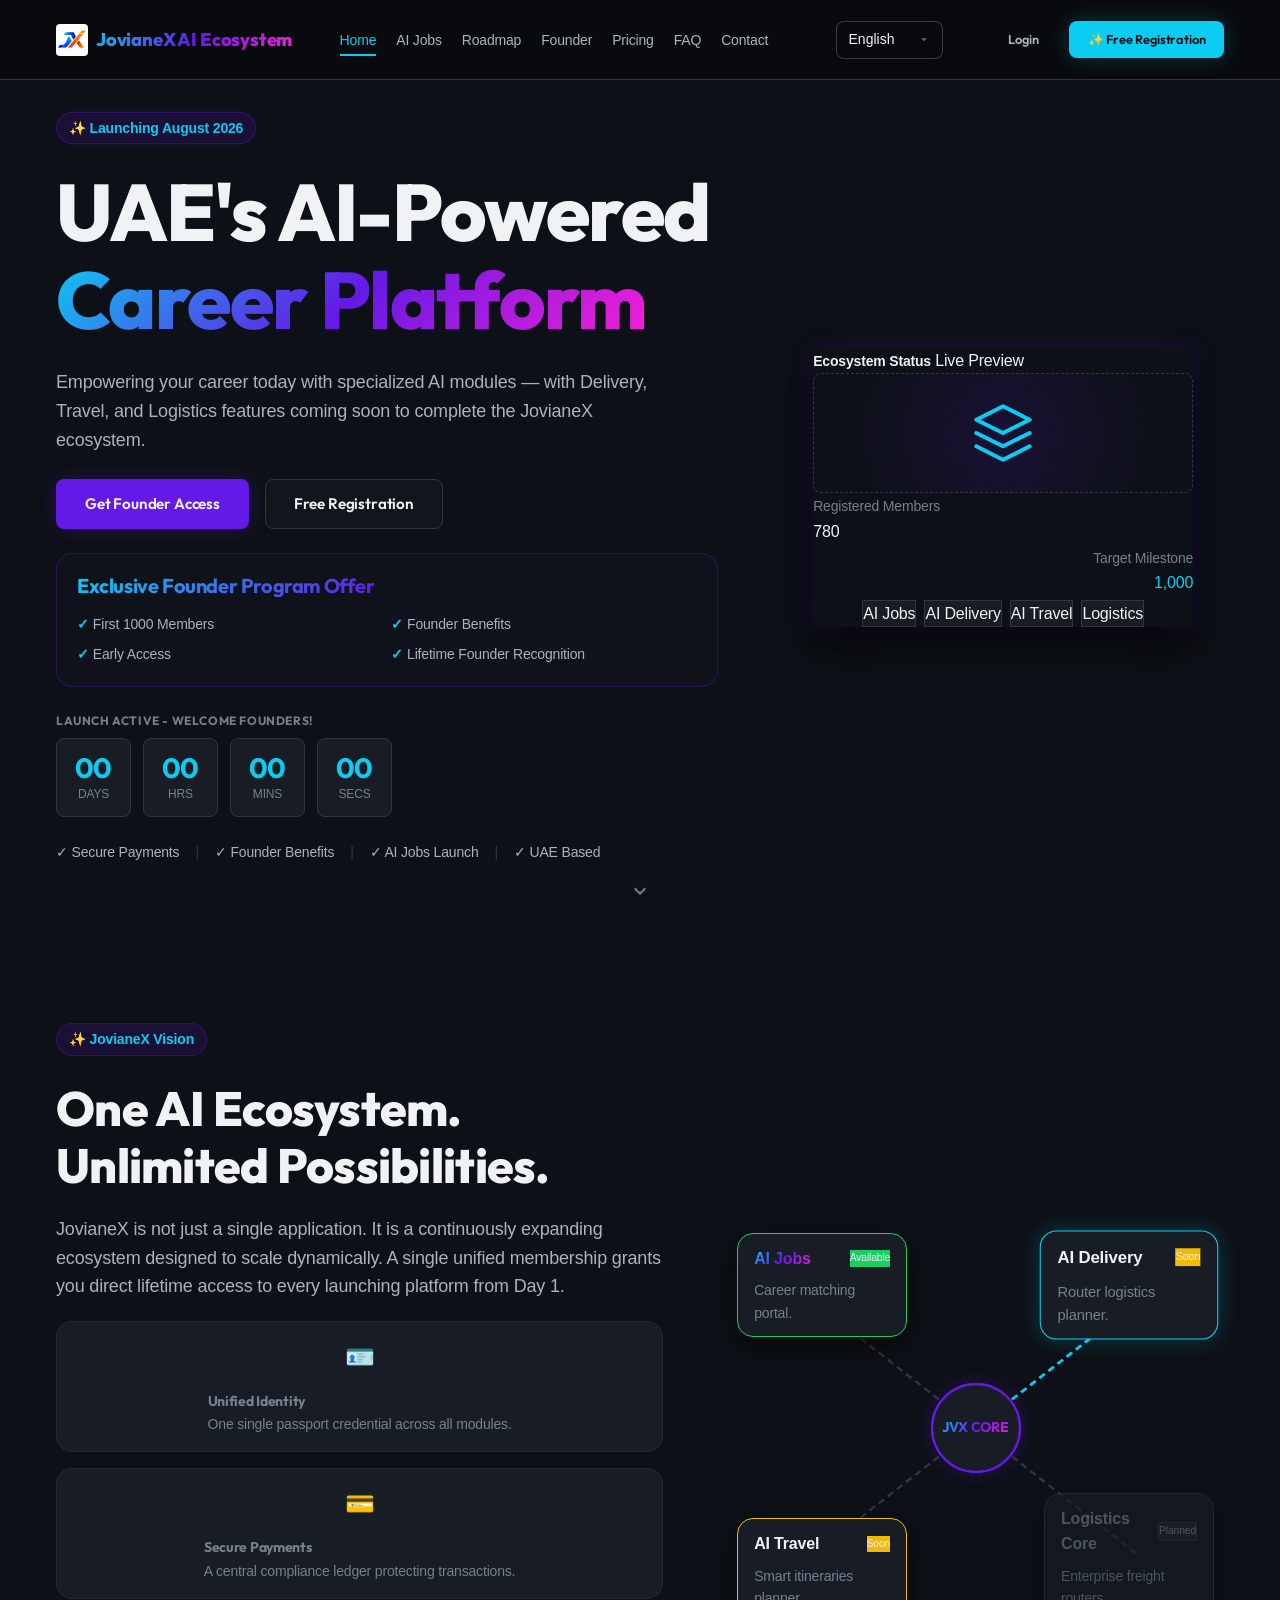
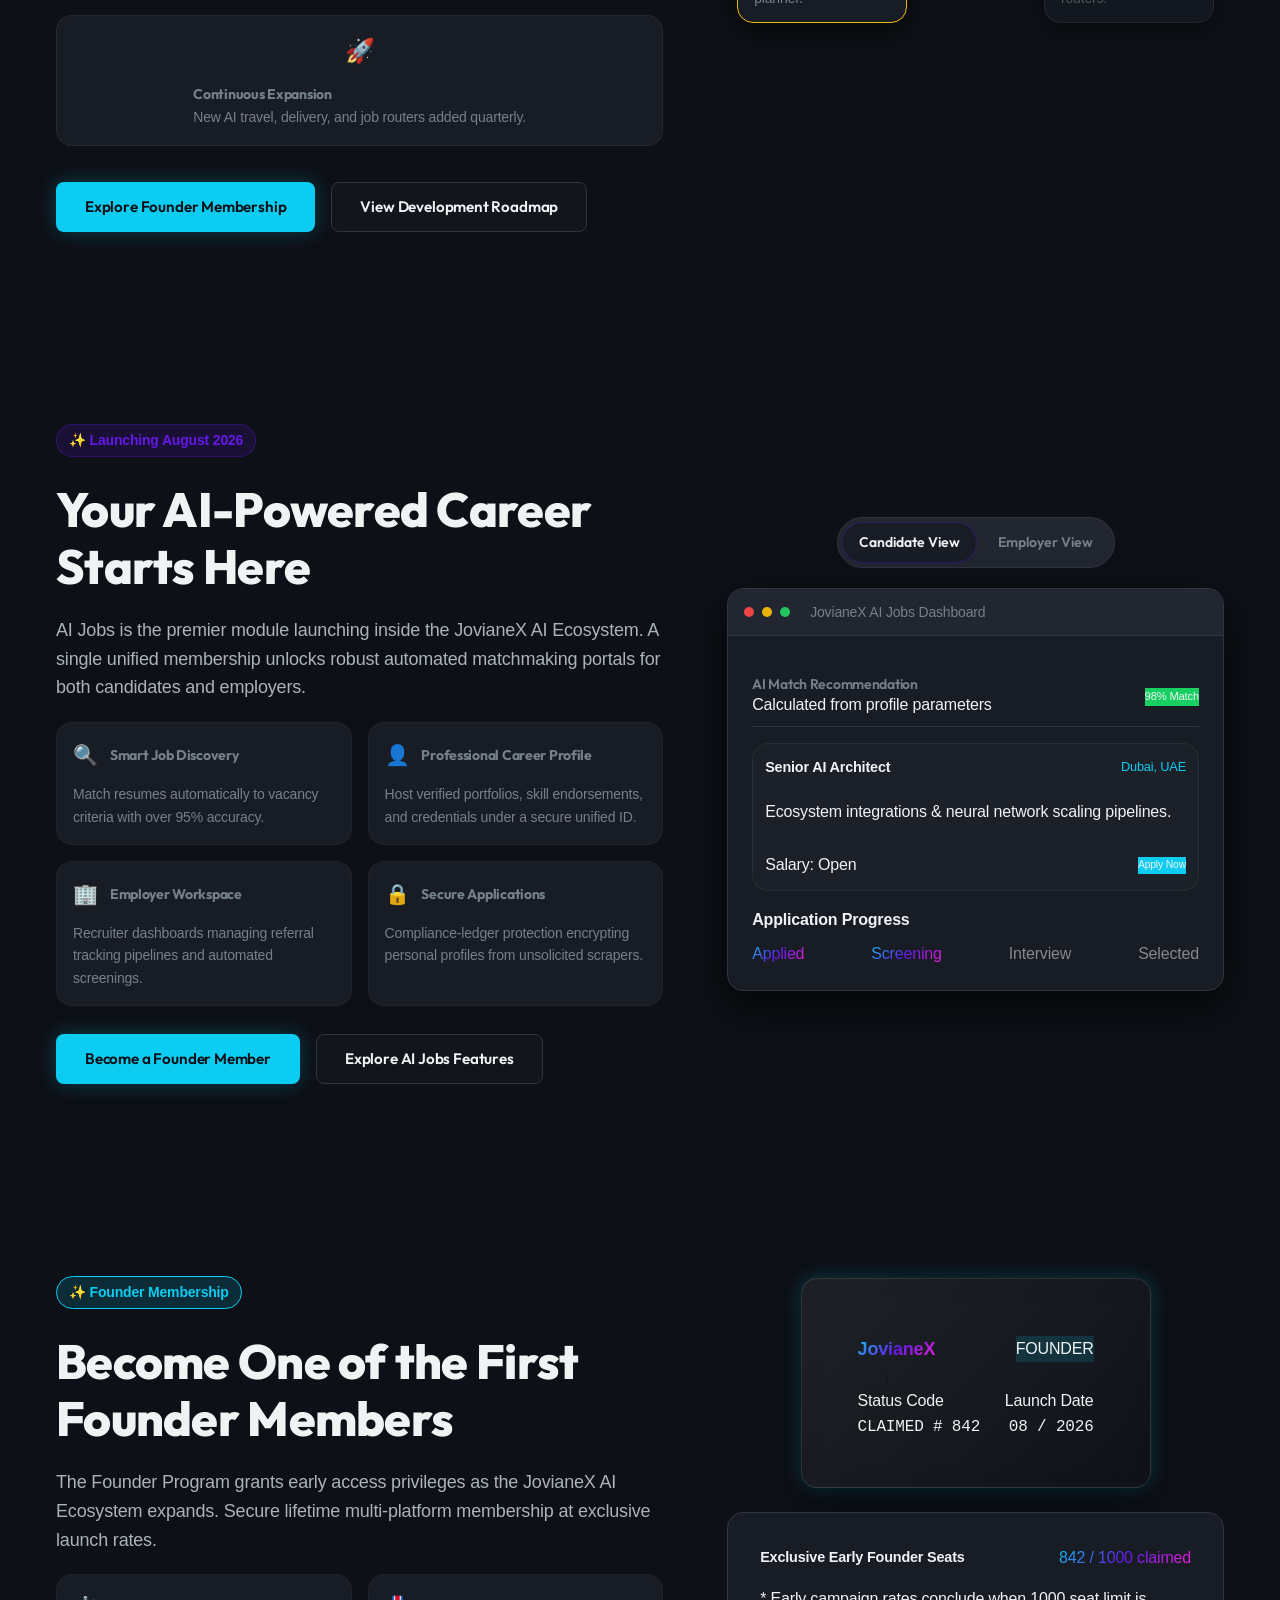
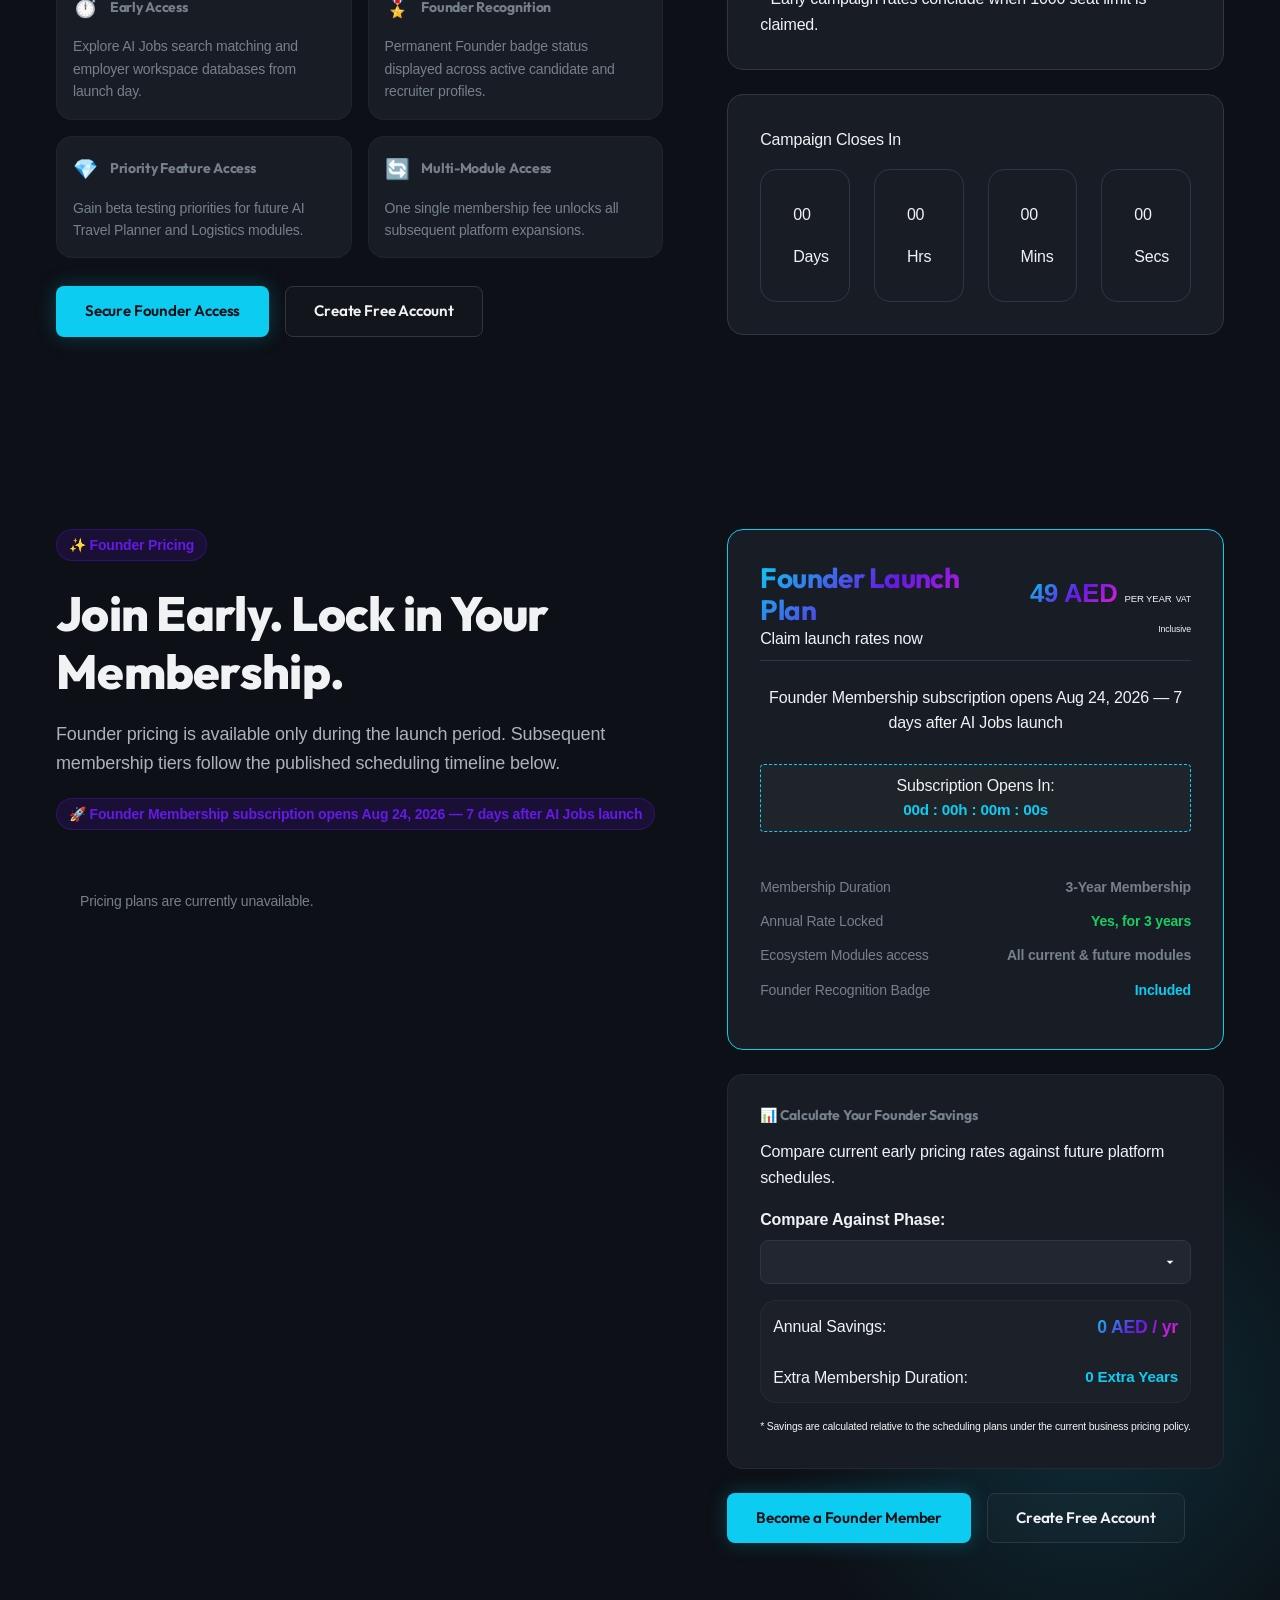
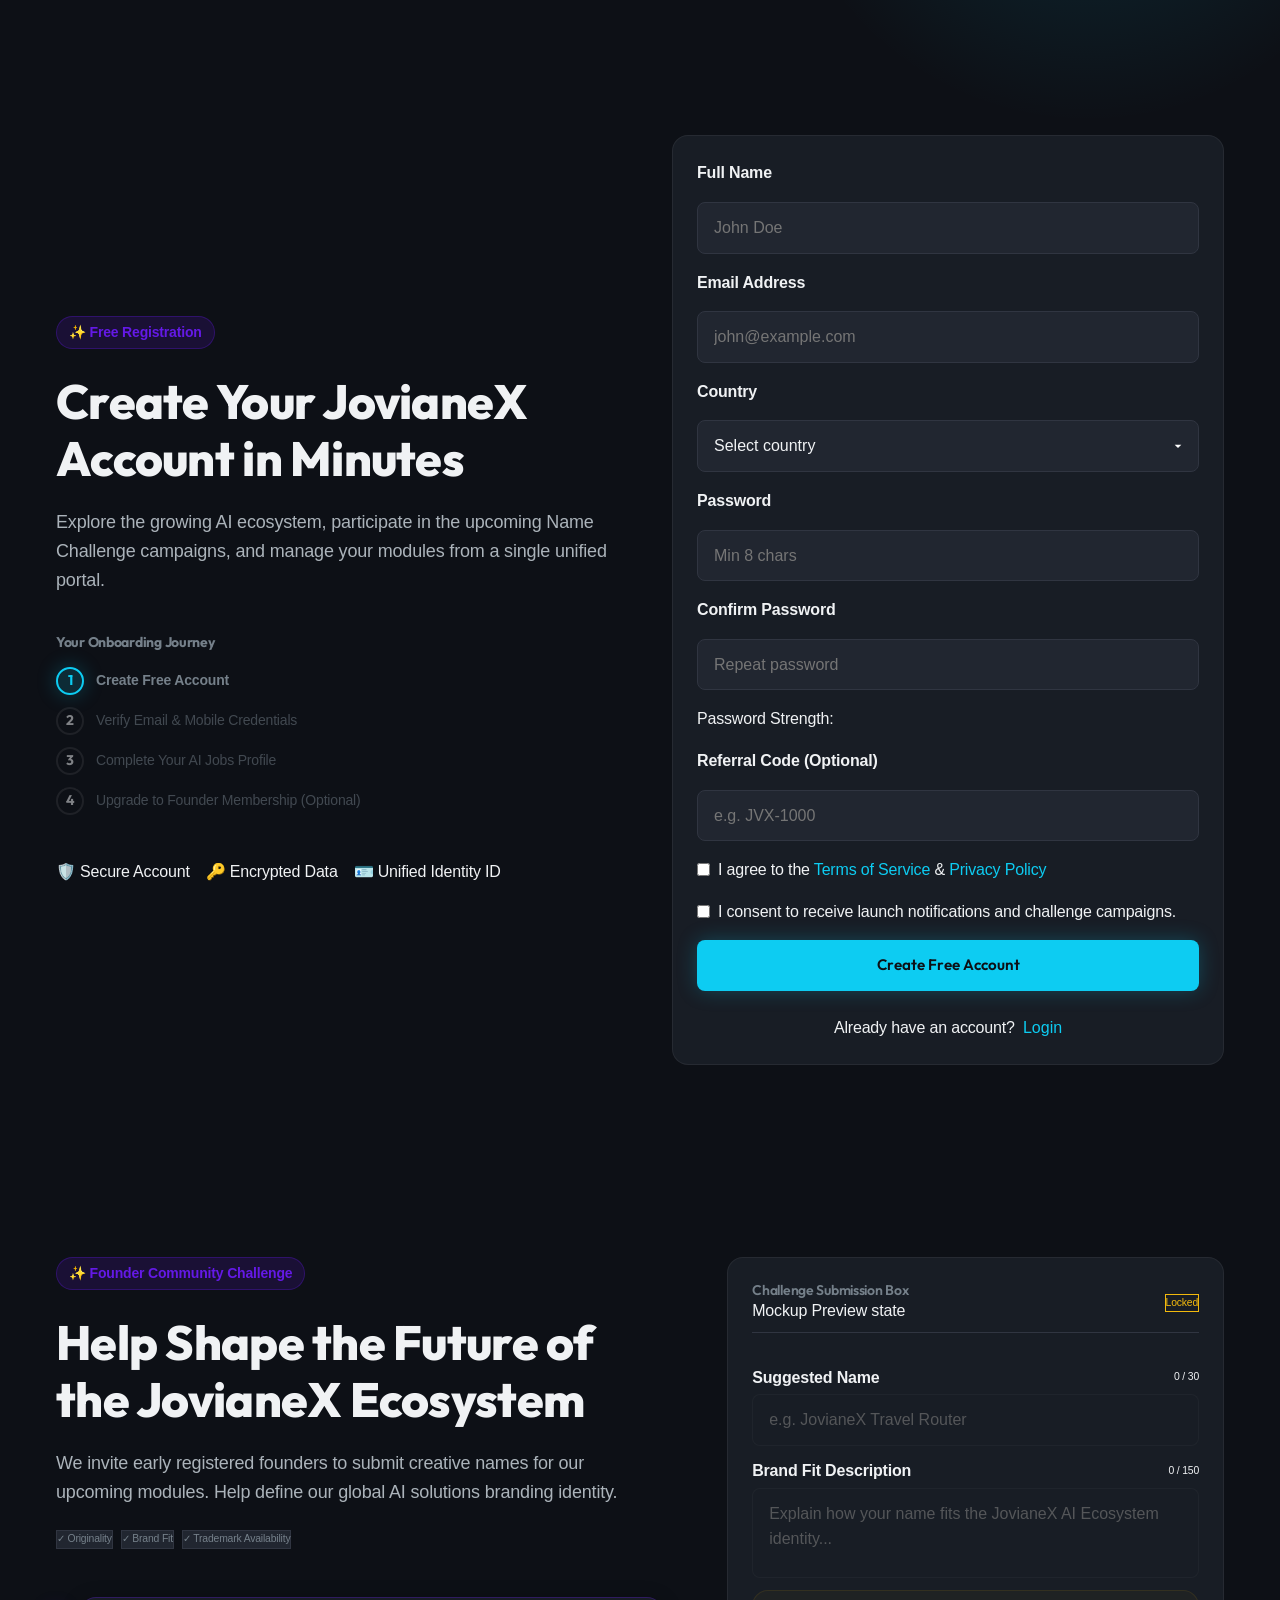
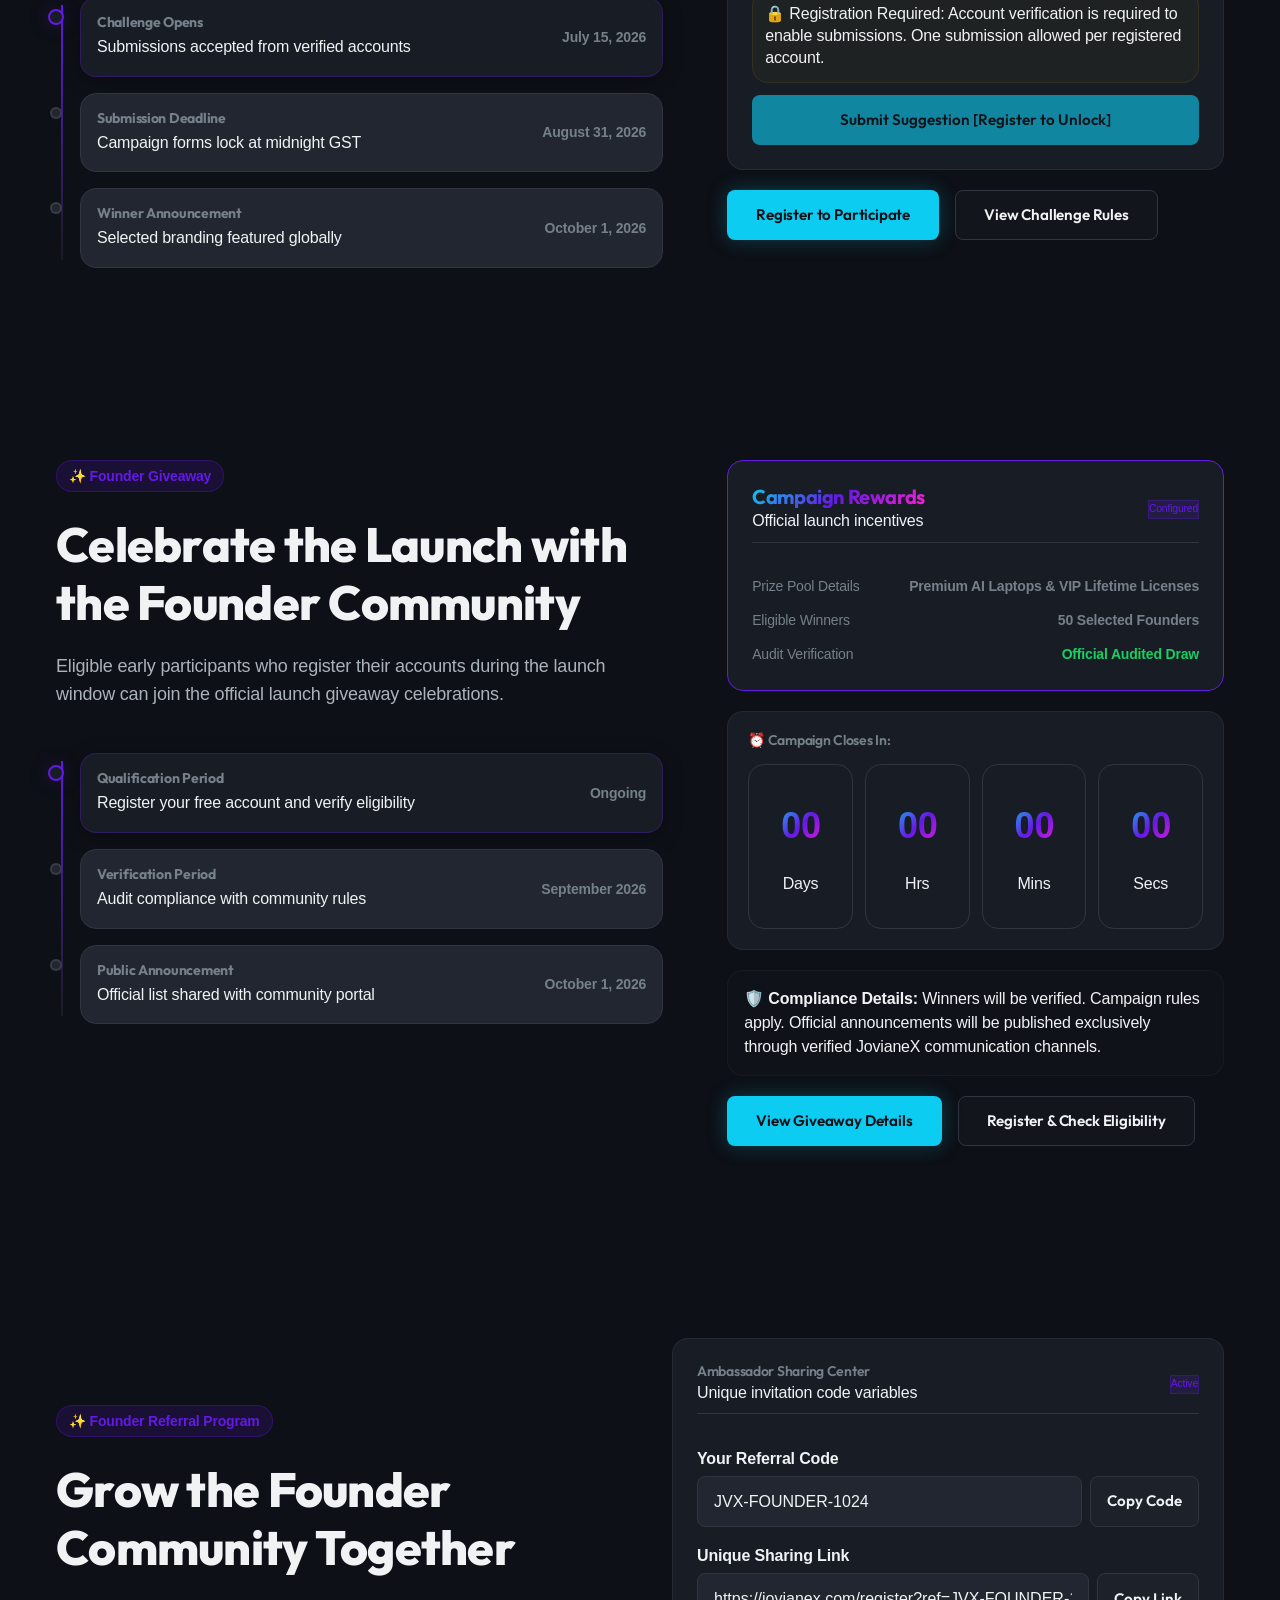
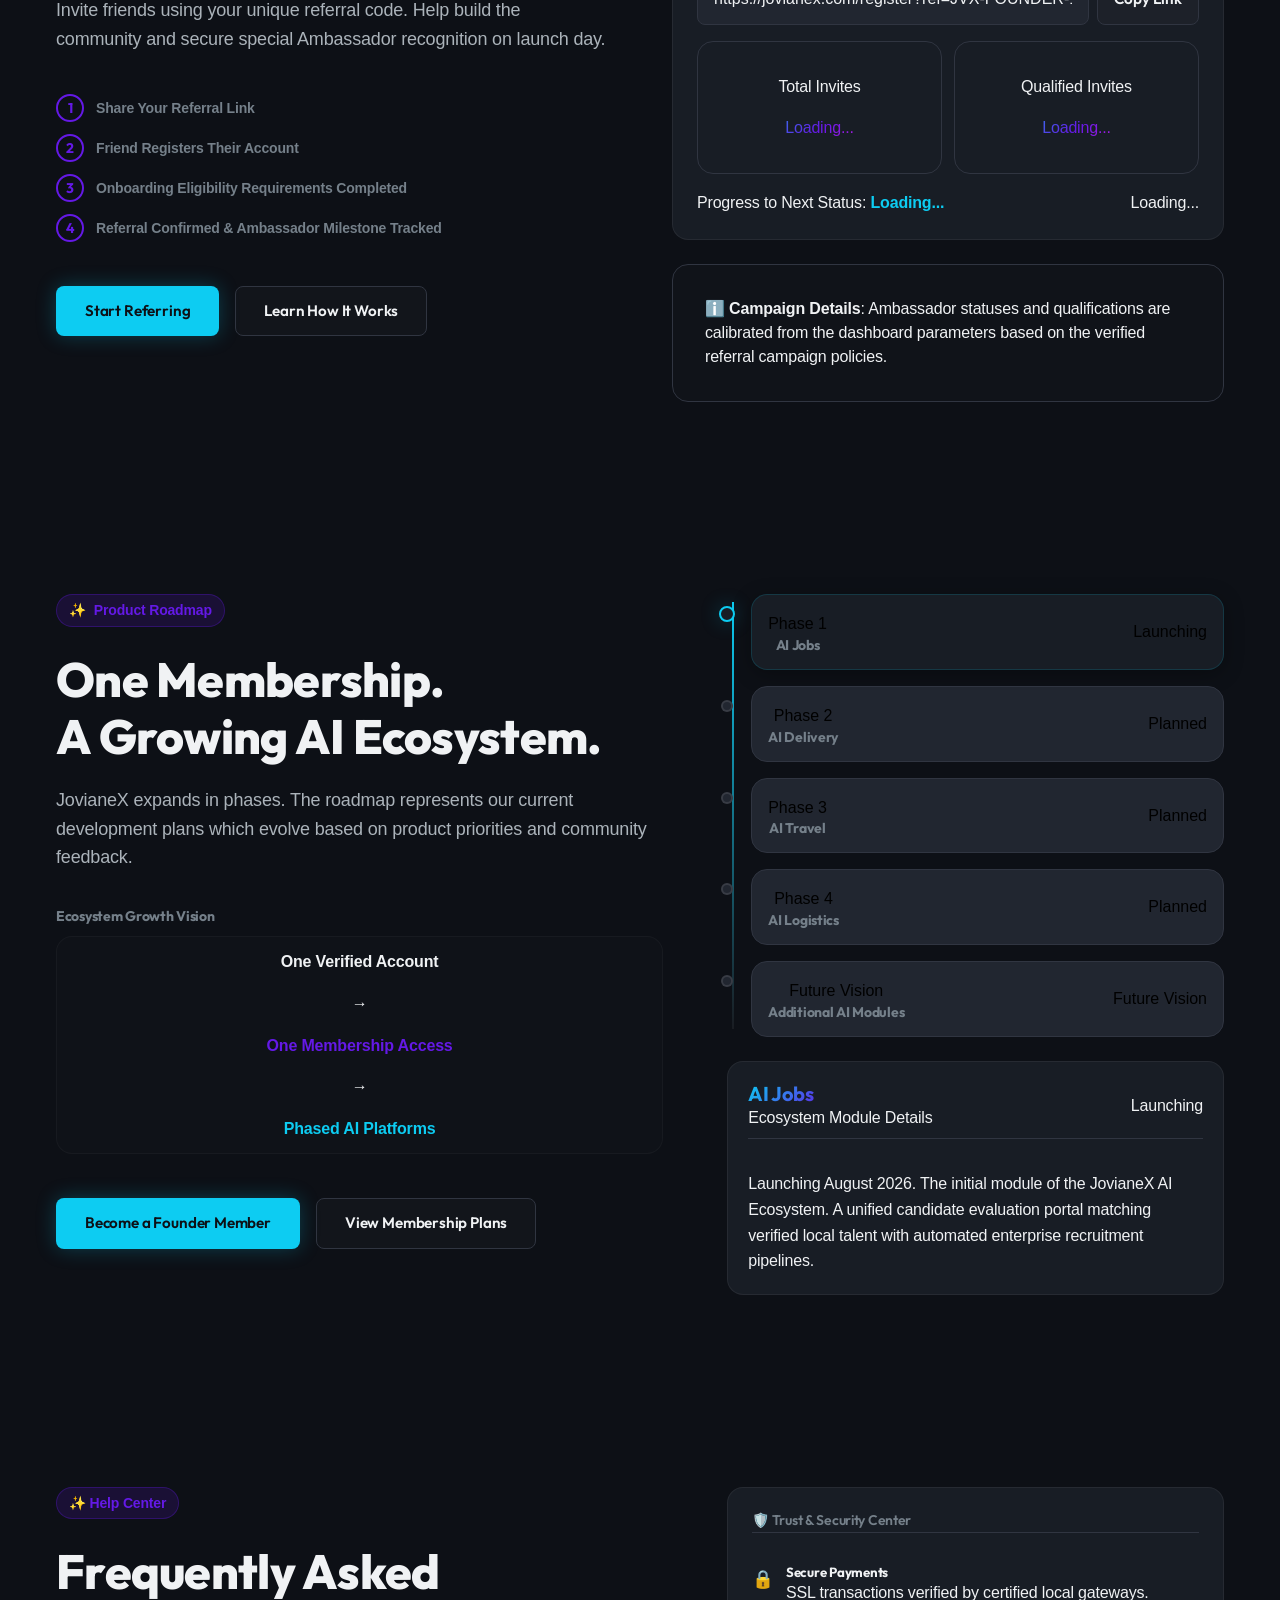
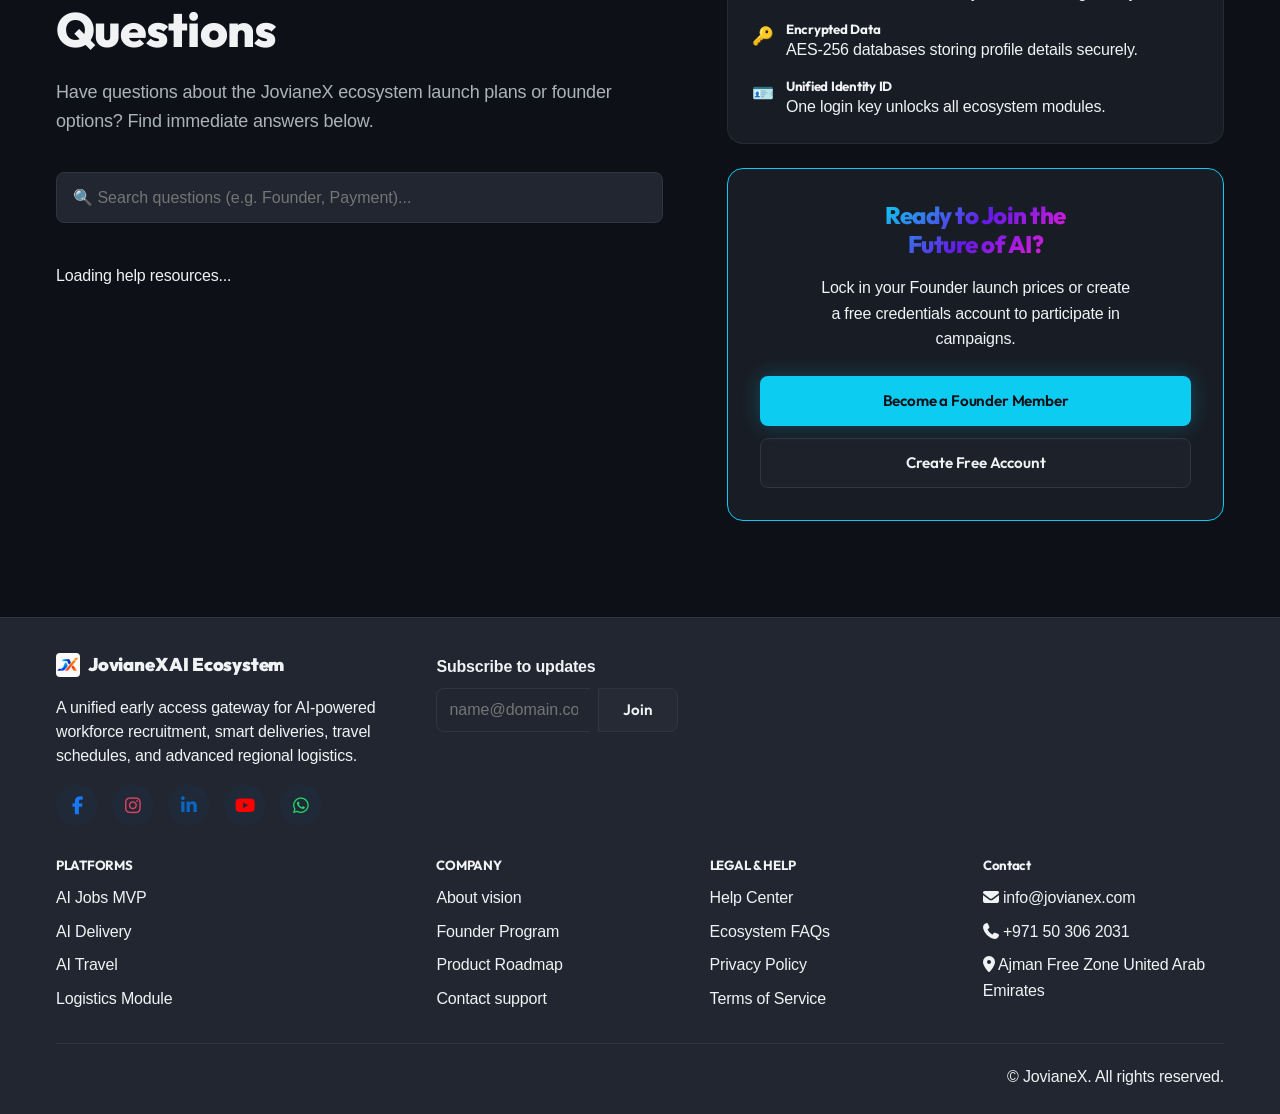
<file: index.html>
<!DOCTYPE html>
<html lang="en">

<head>
    <meta charset="UTF-8">
    <meta name="viewport" content="width=device-width, initial-scale=1.0">

    <!-- Technical SEO & Canonical link -->
    <link rel="canonical" href="https://jovianex.com/">
    <meta name="description" content="JovianeX AI Ecosystem - Powering the future with unified platforms. Join our Founder Program and gain early access to AI Jobs, AI Delivery, AI Travel, and Logistics.">
    <meta name="keywords" content="JovianeX, AI Ecosystem, AI Jobs, AI Delivery, AI Travel, Logistics, Founder Program, Tech Startups UAE">
    <title>JovianeX AI Ecosystem Launch - Founder Program Early Access</title>

    <!-- Open Graph Meta Tags -->
    <meta property="og:title" content="JovianeX AI Ecosystem Launch - Founder Program Early Access">
    <meta property="og:description" content="Powering the future with unified platforms. Join our Founder Program and gain early access to AI Jobs, AI Delivery, AI Travel, and Logistics.">
    <meta property="og:url" content="https://jovianex.com/">
    <meta property="og:type" content="website">
    <meta property="og:image" content="https://jovianex.com/assets/img/og-image.jpg">

    <!-- Twitter Card Meta Tags -->
    <meta name="twitter:card" content="summary_large_image">
    <meta name="twitter:title" content="JovianeX AI Ecosystem Launch">
    <meta name="twitter:description" content="Join our Founder Program and gain early access to AI Jobs, AI Delivery, AI Travel, and Logistics.">
    <meta name="twitter:image" content="https://jovianex.com/assets/img/og-image.jpg">

    <!-- PWA Manifest Link -->
    <link rel="manifest" href="manifest.json">
    <meta name="theme-color" content="#1a1b1e">

    <!-- Google Typography Link -->
    <link rel="preconnect" href="https://fonts.googleapis.com">
    <link rel="preconnect" href="https://fonts.gstatic.com" crossorigin>
    <link href="https://fonts.googleapis.com/css2?family=Inter:wght@300;400;500;600;700&family=Outfit:wght@400;600;700;800&display=swap" rel="stylesheet">

    <!-- Configurable Web Analytics Integration Point Placeholder -->
    <script>
        window.JOVIANEX_ANALYTICS_ID = "UA-XXXXX-Y"; // Configure analytic IDs here
        console.log('[JovianeX] Analytics hook initialized for ID:', window.JOVIANEX_ANALYTICS_ID);
    </script>

    <!-- JSON-LD Structured Data (Organization & Website) Schema -->
    <script type="application/ld+json">
        { "@context": "https://schema.org", "@graph": [ { "@type": "Organization", "@id": "https://jovianex.com/#organization", "name": "JovianeX", "url": "https://jovianex.com/", "logo": "https://jovianex.com/assets/img/og-image.jpg" }, { "@type": "WebSite",
        "@id": "https://jovianex.com/#website", "url": "https://jovianex.com/", "name": "JovianeX AI Ecosystem", "publisher": { "@id": "https://jovianex.com/#organization" } } ] }
    </script>

    <!-- Core Design System CSS -->
    <link rel="stylesheet" href="assets/css/style.css">
    <link rel="stylesheet" href="assets/css/language.css">
    <link rel="stylesheet" href="assets/css/rtl.css">

    <link rel="stylesheet" href="assets/css/all.min.css">
    <link rel="stylesheet" href="assets/css/social-media-icons.css">


</head>

<body>

    <!-- Ambient Glow Backdrops -->
    <div class="glow-backdrop-primary animate-glow" aria-hidden="true"></div>
    <div class="glow-backdrop-secondary animate-glow" aria-hidden="true"></div>

    <!-- A11y Skip Navigation Link -->
    <a href="#main-content" class="sr-only">Skip to main content</a>

    <!-- SEMANTIC HEADER & RESPONSIVE NAVIGATION -->
    <header class="header" data-header>

        <div class="container header__container flex justify-between align-center">


            <!-- Brand Logo Landmark (UNCHANGED) -->
            <a href="/" class="brand-logo header__logo" aria-label="JovianeX Homepage" style="display:flex; align-items:center; gap:8px;">

                <img src="assets/img/logo.jpg" alt="JovianeX Logo" class="header__logo-img" style="height:32px; width:auto; border-radius:4px; object-fit:contain;">

                <span class="text-gradient">
          JovianeX AI Ecosystem
        </span>

            </a>



            <!-- Navigation -->
            <nav class="header__nav" id="mobile-navigation" aria-label="Main Navigation">


                <ul class="nav-menu header__menu" data-nav-menu>


                    <li class="header__menu-item">
                        <a href="#home" class="header__menu-link" data-i18n="nav_home">
              Home
            </a>
                    </li>


                    <li class="header__menu-item">
                        <a href="#jobs" class="header__menu-link" data-i18n="nav_ai_jobs">
              AI Jobs
            </a>
                    </li>


                    <li class="header__menu-item">
                        <a href="#roadmap" class="header__menu-link" data-i18n="nav_roadmap">
              Roadmap
            </a>
                    </li>


                    <li class="header__menu-item">
                        <a href="#founder" class="header__menu-link" data-i18n="nav_founder">
              Founder
            </a>
                    </li>


                    <li class="header__menu-item">
                        <a href="#pricing" class="header__menu-link" data-i18n="nav_pricing">
              Pricing
            </a>
                    </li>


                    <li class="header__menu-item">
                        <a href="#faq" class="header__menu-link" data-i18n="nav_faq">
              FAQ
            </a>
                    </li>


                    <li class="header__menu-item">
                        <a href="#footer" class="header__menu-link" data-i18n="nav_contact">
              Contact
            </a>
                    </li>


                </ul>



                <!-- Mobile Login/Register -->
                <div class="mobile-actions">


                    <a href="/login" class="btn btn-ghost" data-i18n="login">
            Login
          </a>


                    <a href="/register" class="btn btn-secondary" data-i18n="free_registration">
            Free Registration
          </a>


                </div>


            </nav>




            <!-- Language -->
            <div class="language-switcher">

                <select id="languageSelect">

                    <option value="en">
                        English
                    </option>

                    <option value="ar">
                        العربية
                    </option>

                    <option value="ml">
                        മലയാളം
                    </option>

                    <option value="hi">
                        हिन्दी
                    </option>

                    <option value="ta">
                        தமிழ்
                    </option>

                </select>

            </div>





            <!-- Desktop Actions -->
            <div class="nav-actions header__actions">


                <a href="/login" class="btn btn-ghost header__btn header__btn--login" data-i18n="login">
          Login
        </a>


                <a href="/register" class="btn btn-secondary header__btn header__btn--register" data-i18n="free_registration">
          Free Registration
        </a>


                <!-- Hamburger -->
                <button class="nav-toggle header__toggle" data-nav-toggle aria-expanded="false" aria-controls="mobile-navigation" aria-label="Toggle menu">

                    <span class="hamburger-line header__toggle-line"></span>
                    <span class="hamburger-line header__toggle-line"></span>
                    <span class="hamburger-line header__toggle-line"></span>

                </button>


            </div>


        </div>

    </header>
    
    <!-- MAIN VIEWPORT LANDMARK -->
    <main id="main-content" class="main-content">

        <!-- LP-004: HERO SECTION (ABOVE-THE-FOLD CONVERSION CORE) -->
        <section id="home" class="section container hero-section reveal">

            <!-- Left Column: Content, Headings, Badges, CTAs, Countdown & Trust Bar -->
            <div class="hero-content">

                <div class="launch-badge hero__badge" data-i18n="launch_badge">
                    ✨ Launching August 2026
                </div>

                <h1 class="text-display hero__title">
          <span data-i18n="hero_title">
            Powering the Future with the
          </span>
          <br>
          <span class="text-gradient" data-i18n="hero_highlight">
            JovianeX AI Ecosystem
          </span>
        </h1>

                <p class="text-lead hero__desc" data-i18n="hero_description">
                    One membership. Multiple AI-powered platforms. Start with AI Jobs and unlock the future of enterprise software across UAE, India, EU, and global markets.
                </p>

                <!-- CTA Buttons -->
                <div class="flex flex-mobile-column hero__ctas" style="gap: var(--space-md); width: 100%;">
                    <a href="/" class="btn btn-primary hero__btn hero__btn--primary " data-i18n="btn_founder_access">Get Founder
            Access</a>
                    <a href="/" class="btn btn-outline hero__btn hero__btn--secondary" data-i18n="btn_free_registration">Free
            Registration</a>
                </div>

                <!-- Founder Offer Card -->
                <div class="card hero__offer-card" style="width: 100%; border-color: hsl(var(--color-primary-hue), 80%, 50%, 0.3);">

                    <h3 class="hero__offer-title text-gradient" style="font-size: var(--fs-h4); font-weight: var(--fw-bold);" data-i18n="founder_offer_title">
            Exclusive Founder Program Offer
          </h3>

                    <ul class="hero__offer-list" style="display: grid; grid-template-columns: repeat(2, 1fr); gap: var(--space-sm); list-style: none; padding: 0; margin-top: var(--space-xs);">

                        <li class="hero__offer-item text-small" style="display: flex; align-items: center; gap: var(--space-xs);">
                            <span style="color: var(--color-secondary); font-weight: bold;">✓</span>
                            <span data-i18n="first_1000_members">First 1000 Members</span>
                        </li>

                        <li class="hero__offer-item text-small" style="display: flex; align-items: center; gap: var(--space-xs);">
                            <span style="color: var(--color-secondary); font-weight: bold;">✓</span>
                            <span data-i18n="founder_benefits">Founder Benefits</span>
                        </li>

                        <li class="hero__offer-item text-small" style="display: flex; align-items: center; gap: var(--space-xs);">
                            <span style="color: var(--color-secondary); font-weight: bold;">✓</span>
                            <span data-i18n="early_access">Early Access</span>
                        </li>

                        <li class="hero__offer-item text-small" style="display: flex; align-items: center; gap: var(--space-xs);">
                            <span style="color: var(--color-secondary); font-weight: bold;">✓</span>
                            <span data-i18n="lifetime_founder_recognition">Lifetime Founder Recognition</span>
                        </li>

                    </ul>

                </div>

                <!-- SRE August 1 Countdown timer component -->
                <div class="countdown-container hero__countdown">
                    <span class="countdown-label hero__countdown-label" data-i18n="launch_countdown">
            Launch Countdown
          </span>

                    <div class="countdown-grid hero__countdown-grid">
                        <div class="countdown-tile hero__countdown-tile">
                            <span class="countdown-value hero__countdown-value" data-countdown-days>
                00
              </span>

                            <span class="countdown-unit hero__countdown-unit" data-i18n="days">
                Days
              </span>
                        </div>

                        <div class="countdown-tile hero__countdown-tile">
                            <span class="countdown-value hero__countdown-value" data-countdown-hours>
                00
              </span>

                            <span class="countdown-unit hero__countdown-unit" data-i18n="hours">
                Hrs
              </span>
                        </div>

                        <div class="countdown-tile hero__countdown-tile">
                            <span class="countdown-value hero__countdown-value" data-countdown-minutes>
                00
              </span>

                            <span class="countdown-unit hero__countdown-unit" data-i18n="minutes">
                Mins
              </span>
                        </div>

                        <div class="countdown-tile hero__countdown-tile">
                            <span class="countdown-value hero__countdown-value" data-countdown-seconds>
                00
              </span>

                            <span class="countdown-unit hero__countdown-unit" data-i18n="seconds">
                Secs
              </span>
                        </div>
                    </div>
                </div>

                <!-- Trust Indicators Bar -->
                <div class="trust-bar hero__trust-bar">
                    <span class="trust-item hero__trust-item" data-i18n="secure_payments">
            ✓ Secure Payments
          </span>

                    <span class="trust-divider hero__trust-divider"> | </span>

                    <span class="trust-item hero__trust-item" data-i18n="founder_benefits_2">
            ✓ Founder Benefits
          </span>

                    <span class="trust-divider hero__trust-divider"> | </span>

                    <span class="trust-item hero__trust-item" data-i18n="ai_jobs_launch">
            ✓ AI Jobs Launch
          </span>

                    <span class="trust-divider hero__trust-divider"> | </span>

                    <span class="trust-item hero__trust-item" data-i18n="uae_based">
            ✓ UAE Based
          </span>
                </div>

            </div>

            <!-- Right Side: Modern AI Illustration Placeholder with Floating Cards -->
            <div class="hero-visual hero__visual">
                <div class="visual-card hero__visual-inner">
                    <div class="visual-header">
                        <span class="text-small" style="font-weight: 600; color: var(--text-primary)" data-i18n="ecosystem_status">
              Ecosystem Status
            </span>

                        <span class="badge badge-live" data-i18n="live_preview">
              Live Preview
            </span>
                    </div>

                    <!-- Modern visual placeholder illustration area -->
                    <div class="hero__illustration" style="
              height: 120px;
              display: flex;
              align-items: center;
              justify-content: center;
              background: radial-gradient(
                circle,
                var(--color-primary-glow) 0%,
                transparent 80%
              );
              border-radius: var(--radius-md);
              border: 1px dashed var(--border-color);
            ">
                        <svg width="64" height="64" viewBox="0 0 24 24" fill="none" stroke="currentColor" stroke-width="1.5" style="color: var(--color-secondary)">
                            <path d="M12 2L2 7l10 5 10-5-10-5zM2 17l10 5 10-5M2 12l10 5 10-5" stroke-linecap="round" stroke-linejoin="round" />
                        </svg>
                    </div>

                    <!-- Dynamic Metrics Grid -->

                    <div class="metric-row">
                        <div>
                            <span class="text-small" data-i18n="registered_members">
                Registered Members
              </span>

                            <div class="metric-value" data-member-counter>780</div>
                        </div>

                        <div style="text-align: right">
                            <span class="text-small" data-i18n="target_milestone">
                Target Milestone
              </span>

                            <div class="metric-value" style="color: var(--color-secondary)">
                                1,000
                            </div>
                        </div>
                    </div>

                    <div class="progress-track">
                        <div class="progress-bar"></div>
                    </div>

                    <!-- Floating Ecosystem Module Badges -->

                    <div class="hero__floating-cards" style="
              display: flex;
              flex-wrap: wrap;
              gap: var(--space-sm);
              justify-content: center;
              margin-top: var(--space-xs);
            ">
                        <span class="badge hero__floating-card" style="
                background-color: rgba(255, 255, 255, 0.05);
                border: 1px solid var(--border-color);
              " data-i18n="ai_jobs">
              AI Jobs
            </span>

                        <span class="badge hero__floating-card" style="
                background-color: rgba(255, 255, 255, 0.05);
                border: 1px solid var(--border-color);
              " data-i18n="ai_delivery">
              AI Delivery
            </span>

                        <span class="badge hero__floating-card" style="
                background-color: rgba(255, 255, 255, 0.05);
                border: 1px solid var(--border-color);
              " data-i18n="ai_travel">
              AI Travel
            </span>

                        <span class="badge hero__floating-card" style="
                background-color: rgba(255, 255, 255, 0.05);
                border: 1px solid var(--border-color);
              " data-i18n="logistics">
              Logistics
            </span>
                    </div>
                </div>
            </div>

            <!-- Floating Scroll Down Chevron Indicator -->
            <div class="scroll-indicator hero__scroll-indicator">
                <a href="#features" aria-label="Scroll down to features">
                    <svg class="scroll-arrow hero__scroll-arrow" viewBox="0 0 24 24">
                        <path d="M7.41,8.58L12,13.17L16.59,8.58L18,10L12,16L6,10L7.41,8.58Z" fill="currentColor" />
                    </svg>
                </a>
            </div>

        </section>

        <!-- LP-005: AI ECOSYSTEM INTRODUCTION & VISION SECTION -->
        <section id="features" class="section ecosystem reveal">
            <div class="container ecosystem__container">

                <!-- Left Column: Vision & Feature Highlights Content -->
                <div class="ecosystem__content">
                    <div class="launch-badge ecosystem__badge" data-i18n="vision_badge">
                        ✨ JovianeX Vision
                    </div>

                    <h2 class="text-h2 ecosystem__title">
            <span data-i18n="ecosystem_title"> One AI Ecosystem. </span>

            <br />

            <span data-i18n="ecosystem_title_highlight">
              Unlimited Possibilities.
            </span>
          </h2>

                    <p class="text-lead ecosystem__desc" data-i18n="ecosystem_description">
                        JovianeX is not just a single application. It is a continuously expanding ecosystem designed to scale dynamically. A single unified membership grants you direct lifetime access to every launching platform from Day 1.
                    </p>

                    <!-- Feature Highlights Cards Grid -->
                    <div class="ecosystem__features">
                        <div class="card ecosystem__feature-item">
                            <span class="ecosystem__feature-icon" aria-hidden="true"> 🪪 </span>

                            <div>
                                <h4 class="text-small" style="font-weight: var(--fw-bold); margin: 0" data-i18n="unified_identity">
                  Unified Identity
                </h4>

                                <p class="text-muted text-small" style="margin: 0; margin-top: var(--space-4)" data-i18n="unified_identity_desc">
                                    One single passport credential across all modules.
                                </p>
                            </div>
                        </div>

                        <div class="card ecosystem__feature-item">
                            <span class="ecosystem__feature-icon" aria-hidden="true"> 💳 </span>

                            <div>
                                <h4 class="text-small" style="font-weight: var(--fw-bold); margin: 0" data-i18n="secure_payments_title">
                  Secure Payments
                </h4>

                                <p class="text-muted text-small" style="margin: 0; margin-top: var(--space-4)" data-i18n="secure_payments_desc">
                                    A central compliance ledger protecting transactions.
                                </p>
                            </div>
                        </div>

                        <div class="card ecosystem__feature-item">
                            <span class="ecosystem__feature-icon" aria-hidden="true"> 🚀 </span>

                            <div>
                                <h4 class="text-small" style="font-weight: var(--fw-bold); margin: 0" data-i18n="continuous_expansion">
                  Continuous Expansion
                </h4>

                                <p class="text-muted text-small" style="margin: 0; margin-top: var(--space-4)" data-i18n="continuous_expansion_desc">
                                    New AI travel, delivery, and job routers added quarterly.
                                </p>
                            </div>
                        </div>
                    </div>

                    <!-- CTA Action buttons -->

                    <div class="flex flex-mobile-column ecosystem__actions" style="gap: var(--space-md); width: 100%; margin-top: var(--space-md)">
                        <a href="#founder" class="btn btn-secondary" data-i18n="explore_founder">
              Explore Founder Membership
            </a>

                        <a href="#roadmap" class="btn btn-outline" data-i18n="view_roadmap">
              View Development Roadmap
            </a>
                    </div>
                </div>

                <!-- Right Column: Interactive AI Illustration Hub & Floating Modules -->
                <div class="ecosystem__visual-wrapper">
                    <!-- Central core hub anchor -->
                    <div class="ecosystem__core-hub">
                        <span class="ecosystem__core-text text-gradient" data-i18n="jvx_core">
              JVX Core
            </span>

                        <div class="ecosystem__core-ripple"></div>
                    </div>

                    <!-- SVG connection lines wrapper -->
                    <svg class="ecosystem__connections" viewBox="0 0 400 400" preserveAspectRatio="none" aria-hidden="true">
                        <path id="path-jobs" class="ecosystem__connection-path" d="M200,200 L70,80" />

                        <path id="path-delivery" class="ecosystem__connection-path" d="M200,200 L330,80" />

                        <path id="path-travel" class="ecosystem__connection-path" d="M200,200 L70,320" />

                        <path id="path-logistics" class="ecosystem__connection-path" d="M200,200 L330,320" />
                    </svg>

                    <div class="ecosystem__module-cards">
                        <!-- AI Jobs -->

                        <div class="card ecosystem__module-card ecosystem__module-card--available ecosystem__module-card--jobs" data-module="jobs">
                            <div class="flex justify-between align-center">
                                <span class="text-gradient" style="font-weight: 700" data-i18n="ai_jobs">
                  AI Jobs
                </span>

                                <span class="badge" style="
                    background-color: var(--color-success);
                    color: var(--text-primary);
                    font-size: 0.65rem;
                  " data-i18n="available">
                  Available
                </span>
                            </div>

                            <p class="text-muted text-small" style="margin: 0; margin-top: var(--space-4)" data-i18n="ai_jobs_desc">
                                Career matching portal.
                            </p>
                        </div>

                        <!-- AI Delivery -->

                        <div class="card ecosystem__module-card ecosystem__module-card--soon ecosystem__module-card--delivery" data-module="delivery">
                            <div class="flex justify-between align-center">
                                <span style="font-weight: 700" data-i18n="ai_delivery">
                  AI Delivery
                </span>

                                <span class="badge" style="
                    background-color: var(--color-warning);
                    color: var(--text-primary);
                    font-size: 0.65rem;
                  " data-i18n="coming_soon">
                  Soon
                </span>
                            </div>

                            <p class="text-muted text-small" style="margin: 0; margin-top: var(--space-4)" data-i18n="ai_delivery_desc">
                                Router logistics planner.
                            </p>
                        </div>

                        <!-- AI Travel -->

                        <div class="card ecosystem__module-card ecosystem__module-card--soon ecosystem__module-card--travel" data-module="travel">
                            <div class="flex justify-between align-center">
                                <span style="font-weight: 700" data-i18n="ai_travel"> AI Travel </span>

                                <span class="badge" style="
                    background-color: var(--color-warning);
                    color: var(--text-primary);
                    font-size: 0.65rem;
                  " data-i18n="coming_soon">
                  Soon
                </span>
                            </div>

                            <p class="text-muted text-small" style="margin: 0; margin-top: var(--space-4)" data-i18n="ai_travel_desc">
                                Smart itineraries planner.
                            </p>
                        </div>

                        <!-- Logistics -->

                        <div class="card ecosystem__module-card ecosystem__module-card--planned ecosystem__module-card--logistics" data-module="logistics">
                            <div class="flex justify-between align-center">
                                <span style="font-weight: 700; color: var(--text-muted)" data-i18n="logistics_core">
                  Logistics Core
                </span>

                                <span class="badge" style="
                    background-color: var(--bg-surface);
                    border: 1px solid var(--border-color);
                    color: var(--text-muted);
                    font-size: 0.65rem;
                  " data-i18n="planned">
                  Planned
                </span>
                            </div>

                            <p class="text-muted text-small" style="margin: 0; margin-top: var(--space-4)" data-i18n="logistics_desc">
                                Enterprise freight routers.
                            </p>
                        </div>
                    </div>
                </div>

        </section>

        <!-- LP-006: AI JOBS MVP SHOWCASE SECTION -->
        <section id="jobs" class="section jobs-showcase reveal">
            <div class="container jobs-showcase__container">

                <!-- Left Column: Product Value and Features Grid -->
                <div class="jobs-showcase__content">
                    <div class="launch-badge jobs-showcase__badge" data-i18n="jobs_launch_badge">
                        ✨ Launching August 2026
                    </div>

                    <h2 class="text-h2 jobs-showcase__title">
            <span data-i18n="jobs_title">Your AI-Powered Career</span>
            <br />
            <span data-i18n="jobs_title_highlight">Starts Here</span>
          </h2>

                    <p class="text-lead jobs-showcase__desc" data-i18n="jobs_description">
                        AI Jobs is the premier module launching inside the JovianeX AI Ecosystem. A single unified membership unlocks robust automated matchmaking portals for both candidates and employers.
                    </p>

                    <!-- Reusable Feature Cards Grid -->
                    <div class="jobs-showcase__features-grid">
                        <div class="card jobs-showcase__feature-card">
                            <div class="jobs-showcase__feature-header">
                                <span class="jobs-showcase__feature-icon">🔍</span>

                                <h4 class="text-small" style="font-weight: var(--fw-bold); margin: 0" data-i18n="smart_job_discovery">
                  Smart Job Discovery
                </h4>
                            </div>

                            <p class="text-muted text-small" style="margin: 0; margin-top: var(--space-4)" data-i18n="smart_job_discovery_desc">
                                Match resumes automatically to vacancy criteria with over 95% accuracy.
                            </p>
                        </div>

                        <div class="card jobs-showcase__feature-card">
                            <div class="jobs-showcase__feature-header">
                                <span class="jobs-showcase__feature-icon">👤</span>

                                <h4 class="text-small" style="font-weight: var(--fw-bold); margin: 0" data-i18n="professional_career_profile">
                  Professional Career Profile
                </h4>
                            </div>

                            <p class="text-muted text-small" style="margin: 0; margin-top: var(--space-4)" data-i18n="professional_career_profile_desc">
                                Host verified portfolios, skill endorsements, and credentials under a secure unified ID.
                            </p>
                        </div>

                        <div class="card jobs-showcase__feature-card">
                            <div class="jobs-showcase__feature-header">
                                <span class="jobs-showcase__feature-icon">🏢</span>

                                <h4 class="text-small" style="font-weight: var(--fw-bold); margin: 0" data-i18n="employer_workspace">
                  Employer Workspace
                </h4>
                            </div>

                            <p class="text-muted text-small" style="margin: 0; margin-top: var(--space-4)" data-i18n="employer_workspace_desc">
                                Recruiter dashboards managing referral tracking pipelines and automated screenings.
                            </p>
                        </div>

                        <div class="card jobs-showcase__feature-card">
                            <div class="jobs-showcase__feature-header">
                                <span class="jobs-showcase__feature-icon">🔒</span>

                                <h4 class="text-small" style="font-weight: var(--fw-bold); margin: 0" data-i18n="secure_applications">
                  Secure Applications
                </h4>
                            </div>

                            <p class="text-muted text-small" style="margin: 0; margin-top: var(--space-4)" data-i18n="secure_applications_desc">
                                Compliance-ledger protection encrypting personal profiles from unsolicited scrapers.
                            </p>
                        </div>
                    </div>

                    <!-- Action buttons -->
                    <div class="flex flex-mobile-column jobs-showcase__actions" style="gap: var(--space-md); width: 100%; margin-top: var(--space-sm)">
                        <a href="#founder" class="btn btn-secondary" data-i18n="become_founder_member">
              Become a Founder Member
            </a>

                        <a href="#features" class="btn btn-outline" data-i18n="explore_ai_jobs_features">
              Explore AI Jobs Features
            </a>
                    </div>
                </div>

                <!-- Right Column: Interactive HTML/CSS Dashboard Mockup -->
                <div class="jobs-showcase__preview-wrapper">
                    <!-- Interactive dashboard tabs switchers -->
                    <div class="jobs-showcase__tabs flex justify-center" style="gap: var(--space-xs)">
                        <button class="btn btn-ghost jobs-showcase__tab-btn jobs-showcase__tab-btn--active" data-tab="candidate" aria-pressed="true" data-i18n="candidate_view">
                            Candidate View
                        </button>

                        <button class="btn btn-ghost jobs-showcase__tab-btn" data-tab="employer" aria-pressed="false" data-i18n="employer_view">
                            Employer View
                        </button>
                    </div>

                    <!-- Interactive Mockup Screens Window -->
                    <div class="jobs-showcase__mockup-window card">
                        <div class="jobs-showcase__mockup-header flex align-center" style="gap: var(--space-8)">
                            <span class="jobs-showcase__dot" style="background-color: #ef4444"></span>
                            <span class="jobs-showcase__dot" style="background-color: #eab308"></span>
                            <span class="jobs-showcase__dot" style="background-color: #22c55e"></span>

                            <span class="jobs-showcase__mockup-title text-muted text-small" style="margin-left: var(--space-12)" data-i18n="ai_jobs_dashboard">
                JovianeX AI Jobs Dashboard
              </span>
                        </div>

                        <div class="jobs-showcase__mockup-body">
                            <!-- Candidate Dashboard -->
                            <div class="jobs-showcase__panel jobs-showcase__panel--active" id="panel-candidate">
                                <div class="flex flex-column" style="gap: var(--space-md)">
                                    <div class="flex align-center justify-between" style="
              border-bottom: 1px solid var(--border-color);
              padding-bottom: var(--space-sm);
            ">
                                        <div>
                                            <h4 class="text-small" style="font-weight: var(--fw-semibold); margin: 0" data-i18n="ai_match_recommendation">
                        AI Match Recommendation
                      </h4>

                                            <p class="text-muted text-xs" style="margin: 0" data-i18n="calculated_profile_parameters">
                                                Calculated from profile parameters
                                            </p>
                                        </div>

                                        <span class="badge" style="
                background-color: var(--color-success);
                color: var(--text-primary);
                font-size: 0.7rem;
              " data-i18n="match_percentage">
                      98% Match
                    </span>
                                    </div>

                                    <div class="card" style="
              background-color: rgba(255, 255, 255, 0.02);
              padding: var(--space-12);
              border-color: rgba(255, 255, 255, 0.05);
            ">
                                        <div class="flex justify-between align-center">
                                            <span style="font-weight: 700; font-size: 0.9rem" data-i18n="senior_ai_architect">
                        Senior AI Architect
                      </span>

                                            <span style="color: var(--color-secondary); font-size: 0.8rem" data-i18n="dubai_uae">
                        Dubai, UAE
                      </span>
                                        </div>

                                        <p class="text-muted text-xs" style="margin: var(--space-4) 0 var(--space-8) 0" data-i18n="ai_architect_description">
                                            Ecosystem integrations & neural network scaling pipelines.
                                        </p>

                                        <div class="flex justify-between align-center" style="margin-top: var(--space-4)">
                                            <span class="text-muted text-xs" data-i18n="salary_open">
                        Salary: Open
                      </span>

                                            <span class="badge" style="
                  background-color: var(--color-secondary);
                  color: var(--text-primary);
                  font-size: 0.65rem;
                " data-i18n="apply_now">
                        Apply Now
                      </span>
                                        </div>
                                    </div>

                                    <div class="flex flex-column" style="gap: var(--space-8)">
                                        <span class="text-muted text-xs" style="font-weight: 600" data-i18n="application_progress">
                      Application Progress
                    </span>

                                        <div class="flex justify-between text-xs" style="gap: var(--space-4)">
                                            <span class="text-gradient" data-i18n="applied"> Applied </span>

                                            <span class="text-gradient" data-i18n="screening">
                        Screening
                      </span>

                                            <span style="opacity: 0.5" data-i18n="interview">
                        Interview
                      </span>

                                            <span style="opacity: 0.5" data-i18n="selected"> Selected </span>
                                        </div>
                                    </div>
                                </div>
                            </div>

                            <!-- Employer Dashboard -->
                            <div class="jobs-showcase__panel" id="panel-employer">
                                <div class="flex flex-column" style="gap: var(--space-md)">
                                    <div class="flex align-center justify-between" style="
              border-bottom: 1px solid var(--border-color);
              padding-bottom: var(--space-sm);
            ">
                                        <div>
                                            <h4 class="text-small" style="font-weight: var(--fw-semibold); margin: 0" data-i18n="recruitment_summary">
                        Recruitment Summary
                      </h4>

                                            <p class="text-muted text-xs" style="margin: 0" data-i18n="active_pipeline_parsing">
                                                Active pipeline parsing
                                            </p>
                                        </div>

                                        <span class="badge" style="
                background-color: var(--color-primary);
                color: var(--text-primary);
                font-size: 0.7rem;
              " data-i18n="active">
                      Active
                    </span>
                                    </div>

                                    <div class="card" style="
              background-color: rgba(255, 255, 255, 0.02);
              padding: var(--space-12);
              border-color: rgba(255, 255, 255, 0.05);
            ">
                                        <div class="flex justify-between align-center">
                                            <span style="font-weight: 700; font-size: 0.9rem" data-i18n="candidate_sarah">
                        Candidate: Sarah Miller
                      </span>

                                            <span class="badge" style="
                  background-color: var(--color-success);
                  color: var(--text-primary);
                  font-size: 0.65rem;
                " data-i18n="skill_score">
                        96% Skill Score
                      </span>
                                        </div>

                                        <p class="text-muted text-xs" style="margin: var(--space-4) 0 var(--space-8) 0" data-i18n="candidate_expertise">
                                            Expertise: AI Integration, LLM Finetuning, Python Core.
                                        </p>

                                        <div class="flex justify-between align-center">
                                            <span class="text-muted text-xs" data-i18n="applications_active">
                        Applications: 12 Active
                      </span>

                                            <span style="
                  color: var(--color-secondary);
                  font-size: 0.75rem;
                  font-weight: 600;
                " data-i18n="open_resume">
                        Open Resume
                      </span>
                                        </div>
                                    </div>

                                    <div class="flex flex-column" style="gap: var(--space-8)">
                                        <div class="flex justify-between text-xs">
                                            <span class="text-muted" data-i18n="total_applicants_processed">
                        Total Applicants Processed
                      </span>

                                            <span style="font-weight: 700" data-i18n="candidate_count">
                        84 Candidates
                      </span>
                                        </div>
                                    </div>
                                </div>
                            </div>
                        </div>
                    </div>
                </div>

            </div>
        </section>

        <!-- LP-007: FOUNDER MEMBERSHIP EXPERIENCE SECTION -->
        <section id="founder" class="section founder reveal">
            <div class="container founder__container">

                <!-- Left Column: Exclusivity Pitch and Benefits Grid -->
                <div class="founder__content">
                    <div class="launch-badge founder__badge" data-i18n="founder_membership"></div>

                    <h2 class="text-h2 founder__title">
            <span data-i18n="become_first_founder"></span>
            <br />
            <span data-i18n="founder_members"></span>
          </h2>

                    <p class="text-lead founder__desc" data-i18n="founder_description"></p>

                    <!-- Founder Benefit items grid -->
                    <div class="founder__benefits-grid">
                        <div class="card founder__benefit-card">
                            <div class="founder__benefit-header">
                                <span class="founder__benefit-icon">⏱️</span>

                                <h4 class="text-small" style="font-weight: var(--fw-bold); margin: 0" data-i18n="early_access"></h4>
                            </div>

                            <p class="text-muted text-small" style="margin: 0; margin-top: var(--space-4)" data-i18n="early_access_desc"></p>
                        </div>

                        <div class="card founder__benefit-card">
                            <div class="founder__benefit-header">
                                <span class="founder__benefit-icon">🎖️</span>

                                <h4 class="text-small" style="font-weight: var(--fw-bold); margin: 0" data-i18n="founder_recognition">
                </h4>
                            </div>

                            <p class="text-muted text-small" style="margin: 0; margin-top: var(--space-4)" data-i18n="founder_recognition_desc"></p>
                        </div>

                        <div class="card founder__benefit-card">
                            <div class="founder__benefit-header">
                                <span class="founder__benefit-icon">💎</span>

                                <h4 class="text-small" style="font-weight: var(--fw-bold); margin: 0" data-i18n="priority_feature_access"></h4>
                            </div>

                            <p class="text-muted text-small" style="margin: 0; margin-top: var(--space-4)" data-i18n="priority_feature_access_desc"></p>
                        </div>

                        <div class="card founder__benefit-card">
                            <div class="founder__benefit-header">
                                <span class="founder__benefit-icon">🔄</span>

                                <h4 class="text-small" style="font-weight: var(--fw-bold); margin: 0" data-i18n="multi_module_access">
                </h4>
                            </div>

                            <p class="text-muted text-small" style="margin: 0; margin-top: var(--space-4)" data-i18n="multi_module_access_desc"></p>
                        </div>
                    </div>

                    <!-- Action buttons -->
                    <div class="flex flex-mobile-column founder__actions" style="gap: var(--space-md); width: 100%; margin-top: var(--space-sm)">
                        <a href="#pricing" class="btn btn-secondary" data-i18n="secure_founder_access">
                        </a>

                        <a href="#access" class="btn btn-outline" data-i18n="create_free_account">
                        </a>
                    </div>

                </div>

                <!-- Right Column: Premium Digital VIP Card and Limit Progress -->
                <div class="founder__visual-column flex flex-column" style="gap: var(--space-24)">
                    <div class="founder__card-wrapper">
                        <div class="card founder__card-mockup">
                            <div class="founder__card-inner flex flex-column justify-between">
                                <div class="flex justify-between align-center">
                                    <span class="brand-logo text-gradient" style="font-size: var(--fs-body-lg); font-weight: 800">
                    JovianeX
                  </span>

                                    <span class="badge" style="background-color: var(--color-secondary-glow)">
                    <span data-i18n="founder_badge">FOUNDER</span>
                                    </span>
                                </div>

                                <div class="founder__card-chip"></div>

                                <div class="flex justify-between align-center" style="margin-top: var(--space-24)">
                                    <div>
                                        <span class="text-muted text-xs block" data-i18n="status_code">
                      Status Code
                    </span>

                                        <span style="font-family: monospace">
                      CLAIMED #
                      <span data-founder-card-num>842</span>
                                        </span>
                                    </div>

                                    <div class="text-right">
                                        <span class="text-muted text-xs block" data-i18n="launch_date">
                      Launch Date
                    </span>

                                        <span style="font-family: monospace"> 08 / 2026 </span>
                                    </div>
                                </div>
                            </div>
                        </div>
                    </div>

                    <!-- Seat status -->

                    <div class="card founder__seat-status flex flex-column" style="gap: var(--space-8)">
                        <div class="flex justify-between align-center">
                            <span style="font-weight: 700; font-size: 0.9rem" data-i18n="exclusive_founder_seats">
                Exclusive Early Founder Seats
              </span>

                            <span class="text-gradient">
                <span data-seats-claimed>842</span> / 1000

                            <span data-i18n="claimed"> claimed </span>
                            </span>
                        </div>

                        <div class="founder__progress-container">
                            <div class="founder__progress-bar" data-progress-bar></div>
                        </div>

                        <p class="text-muted text-xs" data-i18n="seat_limit_note"></p>
                    </div>

                    <!-- Countdown -->

                    <div class="card founder__countdown flex flex-column">
                        <span class="text-muted text-xs" data-i18n="campaign_closes">
              Campaign Closes In
            </span>

                        <div class="grid grid-cols-4">
                            <div class="card">
                                <span data-founder-days> 00 </span>

                                <span class="text-muted text-xs" data-i18n="days"> Days </span>
                            </div>

                            <div class="card">
                                <span data-founder-hours> 00 </span>

                                <span class="text-muted text-xs" data-i18n="hours"> Hrs </span>
                            </div>

                            <div class="card">
                                <span data-founder-minutes> 00 </span>

                                <span class="text-muted text-xs" data-i18n="minutes"> Mins </span>
                            </div>

                            <div class="card">
                                <span data-founder-seconds> 00 </span>

                                <span class="text-muted text-xs" data-i18n="seconds"> Secs </span>
                            </div>
                        </div>
                    </div>
                </div>

            </div>
        </section>

        <!-- LP-008: FOUNDER PRICING TIMELINE SECTION -->
        <section id="pricing" class="section pricing reveal">


            <div class="container pricing__container">

                <!-- Left Column: Pricing Timeline Progression -->
                <div class="pricing__left">

                    <div class="launch-badge pricing__badge" data-i18n="pricing.badge">
                        ✨ Founder Pricing
                    </div>

                    <h2 class="text-h2 pricing__title" data-i18n="pricing.title">
            Join Early.<br />Lock in Your Membership.
          </h2>

                    <p class="text-lead pricing__desc" data-i18n="pricing.description">
                        Founder pricing is available only during the launch period. Subsequent membership tiers follow the published scheduling timeline below.
                    </p>

                    <div class="launch-badge pricing__badge" style="display: inline-block; margin-bottom: var(--space-16);" data-i18n="pricing.launch_status">
                        🚀 Founder Membership subscription opens Aug 24, 2026 — 7 days after AI Jobs launch
                    </div>

                    <!-- Vertical Progress Timeline -->
                    <div class="pricing__timeline" id="pricing-timeline">

                    </div>
                </div>


                <!-- Right Column: Active Offer & Calculator -->
                <div class="pricing__right flex flex-column" style="gap: var(--space-24)">

                    <!-- Active Founder Offer Card -->
                    <div class="card pricing__offer-card" style="border-color: var(--color-secondary)">

                        <div class="flex justify-between align-center" style="
            border-bottom: 1px solid var(--border-color);
            padding-bottom: var(--space-sm);
          ">

                            <div>
                                <h3 class="text-gradient" style="
                font-size: var(--fs-h3);
                font-weight: var(--fw-bold);
                margin: 0;
              " data-i18n="founder_launch_plan">
                  Founder Launch Plan
                </h3>

                                <span class="text-muted text-xs" data-i18n="claim_launch_rates">
                  Claim launch rates now
                </span>
                            </div>

                            <div class="text-right">
                                <span class="block text-gradient" style="font-size: 1.6rem; font-weight: 800">
                  49 AED
                </span>

                                <span class="text-muted text-xs" style="
                font-size: 0.6rem;
                text-transform: uppercase
              " data-i18n="per_year">
                  Per Year
                </span>

                                <span class="block text-muted" style="font-size: 0.55rem;" data-i18n="pricing.vat_inclusive_short">
                  VAT Inclusive
                </span>
                            </div>

                        </div>


                        <!-- Founder Launch Notice -->
                        <p class="text-xs text-muted" style="
            margin: var(--space-8) 0 0 0;
            text-align: center;
          " data-i18n="founder_launch_notice">
                            Founder Membership subscription opens Aug 24, 2026 — 7 days after AI Jobs launch
                        </p>


                        <!-- Founder Countdown -->
                        <div id="founder-countdown" style="
            margin: var(--space-12) 0;
            padding: var(--space-8);
            background: rgba(255, 255, 255, 0.03);
            border: 1px dashed var(--color-secondary);
            border-radius: var(--radius-sm);
            text-align: center;
          ">

                            <span class="text-xs text-muted block" style="margin-bottom: 4px;" data-i18n="founder_countdown_label">
                Subscription Opens In:
              </span>

                            <div class="countdown-display" style="
              font-weight: 800;
              font-size: 0.95rem;
              color: var(--color-secondary);
            ">
                                <span data-founder-countdown-days>00</span>d :
                                <span data-founder-countdown-hours>00</span>h :
                                <span data-founder-countdown-minutes>00</span>m :
                                <span data-founder-countdown-seconds>00</span>s
                            </div>

                        </div>


                        <!-- Comparison List -->
                        <ul class="flex flex-column" style="
            gap: var(--space-12);
            list-style: none;
            padding: 0;
            margin: var(--space-16) 0;
          ">

                            <li class="flex justify-between text-small">
                                <span class="text-muted" data-i18n="membership_duration">
                  Membership Duration
                </span>

                                <span style="font-weight: 700" data-i18n="three_year_membership">
                  3-Year Membership
                </span>
                            </li>

                            <li class="flex justify-between text-small">
                                <span class="text-muted" data-i18n="annual_rate_locked">
                  Annual Rate Locked
                </span>

                                <span style="
                font-weight: 700;
                color: var(--color-success)
              " data-i18n="locked_three_years">
                  Yes, for 3 years
                </span>
                            </li>

                            <li class="flex justify-between text-small">
                                <span class="text-muted" data-i18n="ecosystem_access">
                  Ecosystem Modules access
                </span>

                                <span style="font-weight: 700" data-i18n="all_current_future_modules">
                  All current & future modules
                </span>
                            </li>

                            <li class="flex justify-between text-small">
                                <span class="text-muted" data-i18n="founder_badge_rec">
                  Founder Recognition Badge
                </span>

                                <span style="
                font-weight: 700;
                color: var(--color-secondary)
              " data-i18n="included">
                  Included
                </span>
                            </li>

                        </ul>

                    </div>


                    <!-- Founder Savings Calculator -->
                    <div class="card pricing__calculator flex flex-column" style="
    gap: var(--space-16);
    border-color: rgba(255, 255, 255, 0.05);
  ">
                        <h4 class="text-small" style="font-weight: var(--fw-bold); margin: 0" data-i18n="calculate_founder_savings">
    📊 Calculate Your Founder Savings
  </h4>

                        <p class="text-muted text-xs" style="margin: 0" data-i18n="compare_pricing_schedule">
                            Compare current early pricing rates against future platform schedules.
                        </p>

                        <div class="flex flex-column" style="gap: var(--space-8)">
                            <label for="pricing-compare-select" class="text-xs text-muted" style="font-weight: 600" data-i18n="compare_against_phase">
                                Compare Against Phase:
                            </label>

                            <select id="pricing-compare-select" class="pricing__select" style="
      background-color: var(--bg-surface);
      border: 1px solid var(--border-color);
      border-radius: var(--radius-md);
      padding: var(--space-8);
      color: var(--text-primary);
      outline: none;
    "></select>
                        </div>

                        <div class="card" style="
    background-color: rgba(255, 255, 255, 0.02);
    border-color: rgba(255, 255, 255, 0.04);
    padding: var(--space-12);
  ">
                            <div class="flex justify-between align-center" style="margin-bottom: var(--space-8)">
                                <span class="text-xs text-muted" data-i18n="annual_savings">
      Annual Savings:
    </span>

                                <span class="text-gradient" style="font-weight: 800; font-size: 1.1rem">
      <span data-pricing-savings-amt>0</span> AED / yr
                                </span>
                            </div>

                            <div class="flex justify-between align-center">
                                <span class="text-xs text-muted" data-i18n="extra_membership_duration">
      Extra Membership Duration:
    </span>

                                <span style="
        font-weight: 700;
        font-size: 0.95rem;
        color: var(--color-secondary);
      ">
      <span data-pricing-savings-years>0</span>
                                <span data-i18n="extra_years">Extra Years</span>
                                </span>
                            </div>
                        </div>

                        <p class="text-muted text-xs" style="margin: 0; font-size: 0.65rem" data-i18n="savings_policy_note">
                            * Savings are calculated relative to the scheduling plans under the current business pricing policy (all prices are VAT inclusive).
                        </p>
                    </div>

                    <!-- Action Buttons -->
                    <div class="flex flex-mobile-column pricing__actions" style="
          gap: var(--space-md);
          width: 100%
        ">

                        <a href="#founder" class="btn btn-secondary" data-i18n="become_founder_member">
              Become a Founder Member
            </a>

                        <a href="#access" class="btn btn-outline" data-i18n="create_free_account">
              Create Free Account
            </a>

                    </div>

                </div>

            </div>


        </section>



        <!-- LP-009: FREE REGISTRATION & ONBOARDING SECTION -->
        <section id="access" class="section registration reveal">

            <div class="container registration__container">

                <!-- =====================================================
         LEFT COLUMN
    ====================================================== -->

                <div class="registration__info">

                    <div class="launch-badge registration__badge" data-i18n="free_registration">
                        ✨ Free Registration
                    </div>

                    <h2 class="text-h2 registration__title" data-i18n="create_account_title">
            Create Your JovianeX<br>
            Account in Minutes
          </h2>

                    <p class="text-lead registration__desc" data-i18n="registration_description">
                        Explore the growing AI ecosystem, participate in the upcoming Name Challenge campaigns, and manage your modules from a single unified portal.
                    </p>

                    <!-- =====================================================
           ONBOARDING JOURNEY
      ====================================================== -->

                    <div class="registration__journey flex flex-column" style="
             gap:var(--space-12);
             width:100%;
             margin-top:var(--space-20);
           ">

                        <h4 class="text-small" style="
              font-weight:var(--fw-bold);
              margin:0;
              margin-bottom:var(--space-4);
            " data-i18n="onboarding_journey">
              Your Onboarding Journey
            </h4>

                        <!-- STEP 1 -->

                        <div class="registration__journey-item registration__journey-item--active flex align-center" style="gap:var(--space-12);">

                            <div class="registration__journey-step">
                                1
                            </div>

                            <span class="text-small" style="font-weight:600;" data-i18n="create_free_account">
                Create Free Account
              </span>

                        </div>

                        <!-- STEP 2 -->

                        <div class="registration__journey-item flex align-center" style="
               gap:var(--space-12);
               opacity:0.5;
             ">

                            <div class="registration__journey-step">
                                2
                            </div>

                            <span class="text-small" data-i18n="verify_email_mobile">
                Verify Email & Mobile Credentials
              </span>

                        </div>

                        <!-- STEP 3 -->

                        <div class="registration__journey-item flex align-center" style="
               gap:var(--space-12);
               opacity:0.5;
             ">

                            <div class="registration__journey-step">
                                3
                            </div>

                            <span class="text-small" data-i18n="complete_ai_profile">
                Complete Your AI Jobs Profile
              </span>

                        </div>

                        <!-- STEP 4 -->

                        <div class="registration__journey-item flex align-center" style="
               gap:var(--space-12);
               opacity:0.5;
             ">

                            <div class="registration__journey-step">
                                4
                            </div>

                            <span class="text-small" data-i18n="upgrade_founder_optional">
                Upgrade to Founder Membership (Optional)
              </span>

                        </div>

                    </div>

                    <!-- =====================================================
           TRUST
      ====================================================== -->

                    <div class="registration__trust flex" style="
             gap:var(--space-16);
             margin-top:var(--space-24);
             flex-wrap:wrap;
           ">

                        <span class="text-muted text-xs" data-i18n="secure_account">
              🛡️ Secure Account
            </span>

                        <span class="text-muted text-xs" data-i18n="encrypted_data">
              🔑 Encrypted Data
            </span>

                        <span class="text-muted text-xs" data-i18n="unified_identity_id">
              🪪 Unified Identity ID
            </span>

                    </div>

                </div>


                <!-- =====================================================
         RIGHT COLUMN
    ====================================================== -->

                <div class="registration__form-wrapper card" style="
           border-color:rgba(255,255,255,0.06);
           padding:var(--space-24);
         ">


                    <!-- ===================================================
           STEP 1 - REGISTRATION
      ==================================================== -->

                    <div id="registration-step-1">

                        <!-- ERROR -->

                        <div class="registration__error card" id="reg-error-banner" style="
               display:none;
               border-color:#ef4444;
               background:rgba(239,68,68,0.05);
             ">

                            <h4 style="
                color:#ef4444;
                font-size:0.95rem;
                margin:0 0 4px 0;
              " data-i18n="registration_failed">
                ⚠️ Registration Failed
              </h4>

                            <p class="text-muted text-xs" id="reg-error-message" style="margin:0;">
                                Please check your details and try again.
                            </p>

                        </div>


                        <!-- REGISTRATION FORM -->

                        <form id="registration-form" class="registration__form flex flex-column" style="gap:var(--space-16);" novalidate>

                            <!-- FULL NAME -->

                            <label for="reg-name" class="text-xs text-muted" style="font-weight:600;" data-i18n="full_name">
                                Full Name
                            </label>

                            <input type="text" id="reg-name" name="fullName" class="form-input registration__input" placeholder="John Doe" data-i18n-placeholder="name_placeholder" required>


                            <!-- EMAIL -->

                            <label for="reg-email" class="text-xs text-muted" style="font-weight:600;" data-i18n="email_address">
                                Email Address
                            </label>

                            <input type="email" id="reg-email" name="email" class="form-input registration__input" placeholder="john@example.com" data-i18n-placeholder="email_placeholder" required>


                            <!-- COUNTRY -->

                            <label for="reg-country" class="text-xs text-muted" style="font-weight:600;" data-i18n="country">
                                Country
                            </label>

                            <select id="reg-country" name="country" class="form-input registration__input registration__select" required>

                                <option value="" disabled selected data-i18n="select_country">
                                    Select country
                                </option>

                                <option value="AE" data-i18n="uae">
                                    United Arab Emirates
                                </option>

                                <option value="SA" data-i18n="saudi">
                                    Saudi Arabia
                                </option>

                                <option value="IN" data-i18n="india">
                                    India
                                </option>

                                <option value="QA" data-i18n="qatar">
                                    Qatar
                                </option>

                                <option value="KW" data-i18n="kuwait">
                                    Kuwait
                                </option>

                                <option value="BH" data-i18n="bahrain">
                                    Bahrain
                                </option>

                                <option value="OM" data-i18n="oman">
                                    Oman
                                </option>

                                <option value="OTHER" data-i18n="others">
                                    Others
                                </option>

                            </select>


                            <!-- PASSWORD -->

                            <label for="reg-password" class="text-xs text-muted" style="font-weight:600;" data-i18n="password">
                                Password
                            </label>

                            <input type="password" id="reg-password" name="password" class="form-input registration__input" placeholder="Min 8 chars" data-i18n-placeholder="password_placeholder" minlength="8" maxlength="32" required>


                            <!-- CONFIRM PASSWORD -->

                            <label for="reg-confirm" class="text-xs text-muted" style="font-weight:600;" data-i18n="confirm_password">
                                Confirm Password
                            </label>

                            <input type="password" id="reg-confirm" name="confirmPassword" class="form-input registration__input" placeholder="Repeat password" data-i18n-placeholder="confirm_placeholder" minlength="8" maxlength="32" required>


                            <!-- PASSWORD STRENGTH -->

                            <span class="text-xs text-muted" data-i18n="password_strength">

                Password Strength:

                <span id="password-strength-text" style="font-weight:600;">
                  Weak
                </span>

                            </span>


                            <!-- REFERRAL -->

                            <label for="reg-referral" class="text-xs text-muted" style="font-weight:600;" data-i18n="referral_code">
                                Referral Code (Optional)
                            </label>

                            <input type="text" id="reg-referral" name="referralCode" class="form-input registration__input" placeholder="e.g. JVX-1000" data-i18n-placeholder="referral_placeholder">


                            <!-- TERMS -->

                            <div class="flex align-center" style="gap:var(--space-8);">

                                <input type="checkbox" id="reg-terms" name="terms" required style="accent-color:var(--color-secondary);">

                                <label for="reg-terms" class="text-xs text-muted" style="
                margin:0;
                cursor:pointer;
              ">

                                    <span data-i18n="agree_terms">
                    I agree to the
                  </span>

                                    <a href="#terms" style="color:var(--color-secondary);" data-i18n="terms_service">
                    Terms of Service
                  </a> &

                                    <a href="#privacy" style="color:var(--color-secondary);" data-i18n="privacy_policy">
                    Privacy Policy
                  </a>

                                </label>

                            </div>


                            <!-- MARKETING -->

                            <div class="flex align-center" style="gap:var(--space-8);">

                                <input type="checkbox" id="reg-marketing" name="marketing" style="accent-color:var(--color-secondary);">

                                <label for="reg-marketing" class="text-xs text-muted" style="
                margin:0;
                cursor:pointer;
              " data-i18n="marketing_consent">

                                    I consent to receive launch notifications and challenge campaigns.

                                </label>

                            </div>


                            <!-- REGISTER -->

                            <button type="submit" id="reg-submit-btn" class="btn btn-secondary w-full" style="
              padding:var(--space-12);
              font-size:0.95rem;
            " data-i18n="create_free_account">
                                Create Free Account
                            </button>


                            <!-- LOGIN -->

                            <div class="text-xs text-muted" style="
              text-align:center;
              margin-top:var(--space-8);
            ">

                                Already have an account?

                                <button type="button" id="go-to-login" style="
                background:none;
                border:none;
                padding:0;
                margin-left:4px;
                color:var(--color-secondary);
                cursor:pointer;
                font:inherit;
              ">
                                    Login
                                </button>

                            </div>

                        </form>

                    </div>


                    <!-- ===================================================
           STEP 2 - LOGIN
      ==================================================== -->

                    <div id="registration-step-2" style="display:none;">

                        <!-- SUCCESS -->

                        <div class="registration__success card" id="reg-success-banner" style="display:none;">

                            <h4 class="text-gradient" data-i18n="verification_pending">
                ✓ Registration Successful
              </h4>

                            <p class="text-muted text-xs" id="login-success-message">
                                Your account has been created successfully. Please login to continue.
                            </p>

                        </div>


                        <!-- ERROR -->

                        <div class="registration__error card" id="login-error-banner" style="
            display:none;
            border-color:#ef4444;
            background:rgba(239,68,68,0.05);
            margin-bottom:var(--space-16);
          ">

                            <h4 style="
              color:#ef4444;
              font-size:0.95rem;
              margin:0 0 4px 0;
            ">
                ⚠️ Login Failed
              </h4>

                            <p class="text-muted text-xs" id="login-error-message" style="margin:0;">
                                Please check your email and password.
                            </p>

                        </div>


                        <!-- LOGIN FORM -->

                        <form id="login-form" class="registration__form flex flex-column" style="gap:var(--space-16);" novalidate>

                            <label for="login-email" class="text-xs text-muted" style="font-weight:600;" data-i18n="email_address">
                                Email Address
                            </label>

                            <input type="email" id="login-email" name="email" class="form-input registration__input" placeholder="john@example.com" data-i18n-placeholder="email_placeholder" required>


                            <label for="login-password" class="text-xs text-muted" style="font-weight:600;" data-i18n="password">
                                Password
                            </label>

                            <input type="password" id="login-password" name="password" class="form-input registration__input" placeholder="Min 8 chars" data-i18n-placeholder="password_placeholder" minlength="8" maxlength="32" required>


                            <button type="submit" id="login-submit-btn" class="btn btn-secondary w-full" style="
              padding:var(--space-12);
              font-size:0.95rem;
            ">
                                Login to Your Account
                            </button>


                            <div class="text-xs text-muted" style="
              text-align:center;
              margin-top:var(--space-8);
            ">

                                Want to create a different account?

                                <button type="button" id="create-new-account" style="
                background:none;
                border:none;
                padding:0;
                margin-left:4px;
                color:var(--color-secondary);
                cursor:pointer;
                font:inherit;
              ">
                                    Create Account
                                </button>

                            </div>

                        </form>

                    </div>


                    <!-- ===================================================
           STEP 3 - COMPLETE AI JOBS PROFILE
      ==================================================== -->

                    <div id="registration-step-3" style="display:none;">

                        <!-- SUCCESS -->

                        <div class="registration__success card" id="profile-success-banner" style="display:none;">

                            <h4 class="text-gradient">
                ✓ Profile Saved Successfully
              </h4>

                            <p class="text-muted text-xs">
                                Your AI Jobs profile has been updated successfully.
                            </p>

                        </div>


                        <!-- ERROR -->

                        <div class="registration__error card" id="profile-error-banner" style="
            display:none;
            border-color:#ef4444;
            background:rgba(239,68,68,0.05);
          ">

                            <h4 style="
              color:#ef4444;
              font-size:0.95rem;
              margin:0 0 4px 0;
            ">
                ⚠️ Profile Update Failed
              </h4>

                            <p class="text-muted text-xs" id="profile-error-message" style="margin:0;">
                                Please check your details and try again.
                            </p>

                        </div>


                        <!-- PROFILE FORM -->

                        <form id="profile-form" class="registration__form flex flex-column" style="gap:var(--space-16);" novalidate>

                            <!-- PROFILE PHOTO -->

                            <div>

                                <label class="text-xs text-muted" style="font-weight:600;">
                                    Profile Photo
                                </label>

                                <div style="
                display:flex;
                align-items:center;
                gap:var(--space-12);
                margin-top:var(--space-8);
              ">

                                    <div id="profile-photo-preview" style="
                  width:64px;
                  height:64px;
                  border-radius:50%;
                  background:rgba(255,255,255,0.05);
                  border:1px solid rgba(255,255,255,0.08);
                  display:flex;
                  align-items:center;
                  justify-content:center;
                  font-size:1.4rem;
                  overflow:hidden;
                ">
                                        👤
                                    </div>

                                    <div>

                                        <input type="file" id="profile-photo" accept="image/png,image/jpeg" hidden>

                                        <label for="profile-photo" class="btn btn-secondary" style="
                    padding:var(--space-8) var(--space-12);
                    cursor:pointer;
                    display:inline-block;
                  ">
                                            Choose Photo
                                        </label>

                                        <div class="text-xs text-muted" style="margin-top:4px;">
                                            JPG or PNG
                                        </div>

                                    </div>

                                </div>

                            </div>


                            <!-- HEADLINE -->

                            <div>

                                <label for="profile-headline" class="text-xs text-muted" style="font-weight:600;">
                                    Professional Headline
                                </label>

                                <input type="text" id="profile-headline" name="headline" class="form-input registration__input" placeholder="e.g. Full Stack Developer" maxlength="150">

                            </div>


                            <!-- LOCATION -->

                            <div style="
              display:grid;
              grid-template-columns:repeat(2,minmax(0,1fr));
              gap:var(--space-16);
            ">

                                <div>

                                    <label for="profile-current-location" class="text-xs text-muted" style="font-weight:600;">
                                        Current Location
                                    </label>

                                    <input type="text" id="profile-current-location" name="currentLocation" class="form-input registration__input" placeholder="e.g. Dubai, UAE" maxlength="100">

                                </div>


                                <div>

                                    <label for="profile-preferred-location" class="text-xs text-muted" style="font-weight:600;">
                                        Preferred Location
                                    </label>

                                    <input type="text" id="profile-preferred-location" name="preferredLocation" class="form-input registration__input" placeholder="e.g. Dubai, UAE" maxlength="100">

                                </div>

                            </div>


                            <!-- SKILLS -->

                            <div>

                                <label for="profile-skills" class="text-xs text-muted" style="font-weight:600;">
                                    Skills
                                </label>

                                <input type="text" id="profile-skills" name="skills" class="form-input registration__input" placeholder="JavaScript, React, Node.js, PHP">

                                <div class="text-xs text-muted" style="margin-top:4px;">
                                    Separate multiple skills with commas.
                                </div>

                            </div>


                            <!-- PROFESSIONAL SUMMARY -->

                            <div>

                                <label for="profile-summary" class="text-xs text-muted" style="font-weight:600;">
                                    Professional Summary
                                </label>

                                <textarea id="profile-summary" name="professionalSummary" class="form-input registration__input" placeholder="Briefly describe your professional experience and career goals." maxlength="1000" style="
                min-height:100px;
                resize:vertical;
              "></textarea>

                            </div>


                            <!-- RESUME -->

                            <div>

                                <label class="text-xs text-muted" style="font-weight:600;">
                                    Resume
                                    <span class="text-muted">
                    (Optional)
                  </span>
                                </label>

                                <input type="file" id="profile-resume" accept=".pdf,application/pdf" class="form-input registration__input" style="margin-top:var(--space-8);">

                                <div class="text-xs text-muted" style="margin-top:4px;">
                                    PDF only.
                                </div>

                            </div>


                            <!-- SAVE -->

                            <button type="submit" id="profile-submit-btn" class="btn btn-secondary w-full" style="
              padding:var(--space-12);
              font-size:0.95rem;
            ">
                                Save & Continue
                            </button>

                        </form>

                    </div>


                    <!-- =========================================================
           STEP 4 - FOUNDER MEMBERSHIP / STRIPE CHECKOUT
      ========================================================== -->

                    <div id="registration-step-4" style="display:none;">

                        <!-- =======================================================
             MEMBERSHIP INTRO
        ======================================================== -->

                        <div class="registration__success card" id="membership-info-banner" style="
            border-color:var(--color-secondary);
            background:rgba(255,255,255,0.02);
            margin-bottom:var(--space-16);
          ">

                            <div class="flex align-center" style="gap:var(--space-10);">

                                <div style="
                width:42px;
                height:42px;
                min-width:42px;
                border-radius:50%;
                display:flex;
                align-items:center;
                justify-content:center;
                background:rgba(255,255,255,0.05);
                border:1px solid rgba(255,255,255,0.08);
                font-size:1.2rem;
              ">
                                    ✨
                                </div>

                                <div>

                                    <h4 class="text-gradient" style="margin:0 0 4px 0;">
                    Founder Membership
                  </h4>

                                    <p class="text-muted text-xs" style="margin:0;">
                                        Your AI Jobs profile has been completed successfully. You can now activate your Founder Membership.
                                    </p>

                                </div>

                            </div>

                        </div>


                        <!-- =======================================================
             FOUNDER PLAN CARD
        ======================================================== -->

                        <div class="card" style="
            border-color:var(--color-secondary);
            padding:var(--space-20);
          ">

                            <!-- =====================================================
               PLAN HEADER
          ====================================================== -->

                            <div class="flex justify-between align-center" style="
              border-bottom:1px solid var(--border-color);
              padding-bottom:var(--space-12);
              margin-bottom:var(--space-16);
              gap:var(--space-16);
            ">

                                <div>

                        <h3 id="step4-plan-name" class="text-gradient" style="
    font-size:var(--fs-h3);
    font-weight:var(--fw-bold);
    margin:0 0 4px 0;
">
    Founder Launch Plan
</h3>

<span id="step4-plan-subtitle" class="text-muted text-xs">
    3-Year Founder Membership
</span>

                                </div>


                                <div class="text-right">

                         <span id="step4-plan-price" class="block text-gradient" style="
    font-size:1.7rem;
    font-weight:800;
    white-space:nowrap;
">
    147 AED
</span>

                                    <span class="text-muted text-xs" style="font-size:0.6rem;">
                    VAT Inclusive
                  </span>

                                </div>

                            </div>


                            <!-- =====================================================
          <!-- =====================================================
     PLAN DETAILS
====================================================== -->

<div class="card" style="
    background:rgba(255,255,255,0.02);
    border-color:rgba(255,255,255,0.05);
    padding:var(--space-12);
    margin-bottom:var(--space-16);
">

    <div class="flex justify-between text-small" style="
        margin-bottom:var(--space-8);
        gap:var(--space-12);
    ">
        <span class="text-muted">
            Membership
        </span>

        <strong id="step4-membership-name">
            Founder Membership
        </strong>
    </div>


    <div class="flex justify-between text-small" style="
        margin-bottom:var(--space-8);
        gap:var(--space-12);
    ">
        <span class="text-muted">
            Duration
        </span>

        <strong id="step4-membership-duration">
            3 Years
        </strong>
    </div>


    <div class="flex justify-between text-small" style="
        margin-bottom:var(--space-8);
        gap:var(--space-12);
    ">
        <span class="text-muted">
            Equivalent Annual Rate
        </span>

        <strong id="step4-annual-rate">
            49 AED / year
        </strong>
    </div>


    <div class="flex justify-between text-small" style="
        gap:var(--space-12);
    ">
        <span class="text-muted">
            Total
        </span>

        <strong
            id="step4-total"
            style="
                color:var(--color-secondary);
                font-size:1rem;
            "
        >
            147 AED
        </strong>
    </div>

</div>


                            <!-- =====================================================
               PAYMENT METHOD
          ====================================================== -->

                            <div style="margin-bottom:var(--space-16);">

                                <label class="text-xs text-muted" style="
                font-weight:600;
                display:block;
                margin-bottom:var(--space-8);
              ">
                                    Payment Method
                                </label>


                                <div id="membership-payment-methods" style="
                display:grid;
                grid-template-columns:repeat(2,minmax(0,1fr));
                gap:var(--space-8);
              ">

                                    <!-- CARD -->

                                    <button type="button" class="membership-payment-method active" data-payment-method="card" aria-pressed="true" style="
                  padding:var(--space-12);
                  border:1px solid var(--color-secondary);
                  background:rgba(255,255,255,0.03);
                  border-radius:var(--radius-md);
                  color:var(--text-primary);
                  cursor:pointer;
                  font:inherit;
                ">

                                        <span style="
                    display:block;
                    font-size:1.15rem;
                    margin-bottom:4px;
                  ">
                      💳
                    </span>

                                        <span style="
                    font-size:0.85rem;
                    font-weight:600;
                  ">
                      Card
                    </span>

                                        <span class="text-xs text-muted" style="
                    display:block;
                    margin-top:3px;
                  ">
                      Visa / Mastercard
                    </span>

                                    </button>


                                    <!-- DIGITAL WALLET -->

                                    <button type="button" class="membership-payment-method" data-payment-method="wallet" aria-pressed="false" style="
                  padding:var(--space-12);
                  border:1px solid var(--border-color);
                  background:rgba(255,255,255,0.03);
                  border-radius:var(--radius-md);
                  color:var(--text-primary);
                  cursor:pointer;
                  font:inherit;
                ">

                                        <span style="
                    display:block;
                    font-size:1.15rem;
                    margin-bottom:4px;
                  ">
                      📱
                    </span>

                                        <span style="
                    font-size:0.85rem;
                    font-weight:600;
                  ">
                      Digital Wallet
                    </span>

                                        <span class="text-xs text-muted" style="
                    display:block;
                    margin-top:3px;
                  ">
                      Apple Pay / Google Pay
                    </span>

                                    </button>

                                </div>

                            </div>


                            <!-- =====================================================
               STRIPE SECURE CHECKOUT INFORMATION
          ====================================================== -->

                            <div id="payment-checkout-info" class="card" style="
              padding:var(--space-12);
              background:rgba(255,255,255,0.02);
              border-color:rgba(255,255,255,0.05);
              margin-bottom:var(--space-12);
            ">

                                <div class="flex align-center" style="gap:var(--space-10);">

                                    <span style="
                  font-size:1.25rem;
                ">
                    🔒
                  </span>

                                    <div>

                                        <strong class="text-small" style="
                    display:block;
                    margin-bottom:2px;
                  ">
                      Secure Stripe Checkout
                    </strong>

                                        <span class="text-xs text-muted">
                      You will be redirected to Stripe's secure
                      checkout page to enter your card or wallet details.
                    </span>

                                    </div>

                                </div>

                            </div>


                            <!-- =====================================================
               PAYMENT PROVIDER
          ====================================================== -->

                            <div class="text-xs text-muted" style="
              text-align:center;
              line-height:1.6;
              margin-bottom:var(--space-12);
            ">

                                💳 Credit / Debit Cards &nbsp; • &nbsp;  Apple Pay &nbsp; • &nbsp; Google Pay

                                <br>

                                <span style="opacity:0.75;">
                  Securely processed by Stripe
                </span>

                            </div>


                            <!-- =====================================================
               PAYMENT ERROR
          ====================================================== -->

                            <div id="payment-error-banner" class="registration__error card" role="alert" aria-live="polite" style="
              display:none;
              margin-top:var(--space-12);
              border-color:#ef4444;
              background:rgba(239,68,68,0.05);
            ">

                                <h4 style="
                color:#ef4444;
                font-size:0.95rem;
                margin:0 0 4px 0;
              ">
                  ⚠️ Payment Failed
                </h4>

                                <p id="payment-error-message" class="text-muted text-xs" style="margin:0;">
                                    Payment could not be completed. Please try again.
                                </p>

                            </div>


                            <!-- =====================================================
               PAYMENT PROCESSING
          ====================================================== -->

                            <div id="payment-processing-message" class="card" role="status" aria-live="polite" style="
              display:none;
              margin-top:var(--space-12);
              padding:var(--space-16);
              border-color:var(--color-secondary);
              background:rgba(255,255,255,0.02);
              text-align:center;
            ">

                                <div style="
                font-size:1.5rem;
                margin-bottom:var(--space-8);
              ">
                                    🔄
                                </div>

                                <div class="text-small" style="
                font-weight:600;
                margin-bottom:4px;
              ">
                                    Preparing Secure Payment...
                                </div>

                                <div class="text-xs text-muted">
                                    Please wait while we connect you to Stripe Secure Checkout.
                                </div>

                            </div>


                            <!-- =====================================================
               PAYMENT SUCCESS
          ====================================================== -->

                            <div id="payment-success-banner" class="registration__success card" role="status" aria-live="polite" style="
              display:none;
              margin-top:var(--space-12);
              border-color:var(--color-secondary);
              background:rgba(255,255,255,0.02);
            ">

                                <div class="flex align-center" style="gap:var(--space-10);">

                                    <span style="
                  width:38px;
                  height:38px;
                  border-radius:50%;
                  display:flex;
                  align-items:center;
                  justify-content:center;
                  background:rgba(34,197,94,0.12);
                  font-size:1.1rem;
                ">
                    ✓
                  </span>

                                    <div>

                                        <h4 class="text-gradient" style="margin:0 0 4px 0;">
                      Founder Membership Activated
                    </h4>

                                        <p id="payment-success-message" class="text-muted text-xs" style="margin:0;">
                                            Your payment has been successfully verified. Welcome to Founder Membership.
                                        </p>

                                    </div>

                                </div>

                            </div>


                            <!-- =====================================================
               PAY BUTTON
          ====================================================== -->

                            <button type="button" id="membership-pay-btn" class="btn btn-secondary w-full" style="
              margin-top:var(--space-16);
              padding:var(--space-12);
              font-size:0.95rem;
              position:relative;
            ">

                                <span id="membership-pay-btn-text">
                  Pay 147 AED & Become a Founder
                </span>

                                <span id="membership-pay-btn-loader" aria-hidden="true" style="
                display:none;
                margin-left:6px;
              ">
                  ⏳
                </span>

                            </button>


                            <!-- =====================================================
               SKIP
          ====================================================== -->

                            <button type="button" id="membership-skip-btn" style="
              display:block;
              width:100%;
              background:none;
              border:none;
              color:var(--text-muted);
              cursor:pointer;
              font-size:0.8rem;
              margin-top:var(--space-8);
              padding:var(--space-8);
            ">
                                Skip for now
                            </button>


                            <!-- =====================================================
               SECURITY NOTE
          ====================================================== -->

                            <div class="text-xs text-muted" style="
              text-align:center;
              margin-top:var(--space-12);
              line-height:1.6;
            ">

                                🔐 Secure Stripe Checkout &nbsp; • &nbsp; AED payment &nbsp; • &nbsp; 3-D Secure supported &nbsp; • &nbsp; No card details stored by JovianeX

                            </div>


                            <!-- =====================================================
               TRANSACTION STATUS
          ====================================================== -->

                            <div id="payment-transaction-status" class="text-xs text-muted" style="
              display:none;
              text-align:center;
              margin-top:var(--space-8);
            ">

                                Transaction status:

                                <strong id="payment-transaction-status-text">
                  —
                </strong>

                            </div>

                        </div>

                    </div>

                </div>

            </div>

        </section>


        <!-- LP-010: AI ECOSYSTEM NAMING CHALLENGE SECTION -->
        <section id="challenge" class="section name-challenge reveal">
            <div class="container name-challenge__container">

                <!-- Left Column: Vision Details & Campaign Timeline -->
                <div class="name-challenge__left">

                    <div class="launch-badge name-challenge__badge" data-i18n="challenge_badge">
                        ✨ Founder Community Challenge
                    </div>

                    <h2 class="text-h2 name-challenge__title" data-i18n="challenge_title">
            Help Shape the Future of<br>the JovianeX Ecosystem
          </h2>

                    <p class="text-lead name-challenge__desc" data-i18n="challenge_description">
                        We invite early registered founders to submit creative names for our upcoming modules. Help define our global AI solutions branding identity.
                    </p>


                    <!-- Campaign Evaluation Criteria tags -->
                    <div class="flex" style="gap: var(--space-8); flex-wrap: wrap; margin: var(--space-4) 0;">

                        <span class="badge" style="background-color: var(--bg-surface); border: 1px solid var(--border-color); color: var(--text-muted); font-size: 0.65rem;" data-i18n="challenge_originality">
              ✓ Originality
            </span>

                        <span class="badge" style="background-color: var(--bg-surface); border: 1px solid var(--border-color); color: var(--text-muted); font-size: 0.65rem;" data-i18n="challenge_brand_fit">
              ✓ Brand Fit
            </span>

                        <span class="badge" style="background-color: var(--bg-surface); border: 1px solid var(--border-color); color: var(--text-muted); font-size: 0.65rem;" data-i18n="challenge_trademark">
              ✓ Trademark Availability
            </span>

                    </div>


                    <!-- Campaign Milestones Timeline Progress -->
                    <div class="name-challenge__timeline">

                        <div class="name-challenge__timeline-line" aria-hidden="true"></div>


                        <div class="name-challenge__timeline-item name-challenge__timeline-item--active">

                            <div class="name-challenge__timeline-marker"></div>

                            <div class="name-challenge__timeline-content flex justify-between align-center">

                                <div>
                                    <h4 class="text-small" style="font-weight: var(--fw-bold); margin: 0;" data-i18n="challenge_open_title">
                    Challenge Opens
                  </h4>

                                    <p class="text-muted text-xs" style="margin: 0; margin-top: var(--space-4);" data-i18n="challenge_open_desc">
                                        Submissions accepted from verified accounts
                                    </p>
                                </div>

                                <span class="text-small" style="font-weight:700;">
                  July 15, 2026
                </span>

                            </div>
                        </div>



                        <div class="name-challenge__timeline-item">

                            <div class="name-challenge__timeline-marker"></div>

                            <div class="name-challenge__timeline-content flex justify-between align-center">

                                <div>
                                    <h4 class="text-small" style="font-weight: var(--fw-bold); margin: 0;" data-i18n="challenge_deadline_title">
                    Submission Deadline
                  </h4>

                                    <p class="text-muted text-xs" style="margin: 0; margin-top: var(--space-4);" data-i18n="challenge_deadline_desc">
                                        Campaign forms lock at midnight GST
                                    </p>
                                </div>

                                <span class="text-small" style="font-weight:700;">
                  August 31, 2026
                </span>

                            </div>

                        </div>



                        <div class="name-challenge__timeline-item">

                            <div class="name-challenge__timeline-marker"></div>

                            <div class="name-challenge__timeline-content flex justify-between align-center">

                                <div>

                                    <h4 class="text-small" style="font-weight: var(--fw-bold); margin:0;" data-i18n="challenge_winner_title">
                    Winner Announcement
                  </h4>

                                    <p class="text-muted text-xs" style="margin:0; margin-top:var(--space-4);" data-i18n="challenge_winner_desc">
                                        Selected branding featured globally
                                    </p>

                                </div>

                                <span class="text-small" style="font-weight:700;">
                  October 1, 2026
                </span>

                            </div>

                        </div>


                    </div>

                </div>



                <!-- Right Column -->
                <div class="name-challenge__right flex flex-column" style="gap: var(--space-20);">


                    <!-- Interactive Entry Card -->
                    <div class="card name-challenge__form-card" style="border-color: rgba(255,255,255,0.06); padding: var(--space-24);">


                        <div class="flex align-center justify-between" style="border-bottom:1px solid var(--border-color); padding-bottom:var(--space-sm); margin-bottom:var(--space-md);">


                            <div>

                                <h4 class="text-small" style="font-weight:var(--fw-semibold); margin:0;" data-i18n="challenge_submission_box">
                  Challenge Submission Box
                </h4>

                                <p class="text-muted text-xs" style="margin:0;" data-i18n="challenge_mockup_preview">
                                    Mockup Preview state
                                </p>

                            </div>


                            <span class="badge" style="background-color:var(--color-warning-glow); border:1px solid var(--color-warning); color:var(--color-warning); font-size:0.65rem;" data-i18n="challenge_locked">
                Locked
              </span>


                        </div>



                        <div class="flex flex-column" style="gap:var(--space-12);">


                            <!-- Suggested Name -->

                            <div class="flex flex-column" style="gap:var(--space-4);">

                                <div class="flex justify-between align-center">

                                    <label for="challenge-name" class="text-xs text-muted" style="font-weight:600;" data-i18n="challenge_name_label">
                                        Suggested Name
                                    </label>


                                    <span class="text-muted text-xs" style="font-size:0.65rem;">
                    <span data-challenge-name-cnt>0</span> / 30
                                    </span>

                                </div>


                                <input type="text" id="challenge-name" class="form-input name-challenge__input" placeholder="e.g. JovianeX Travel Router" data-i18n-placeholder="challenge_name_placeholder" maxlength="30" disabled>

                            </div>




                            <!-- Description -->

                            <div class="flex flex-column" style="gap:var(--space-4);">

                                <div class="flex justify-between align-center">

                                    <label for="challenge-desc" class="text-xs text-muted" style="font-weight:600;" data-i18n="challenge_description_label">
                                        Brand Fit Description
                                    </label>

                                    <span class="text-muted text-xs" style="font-size:0.65rem;">
                    <span data-challenge-desc-cnt>0</span> / 150
                                    </span>

                                </div>


                                <textarea id="challenge-desc" class="form-input name-challenge__input name-challenge__textarea" placeholder="Explain how your name fits the JovianeX AI Ecosystem identity..." data-i18n-placeholder="challenge_description_placeholder" maxlength="150" style="height:90px; resize:none;"
                                disabled></textarea>

                            </div>




                            <!-- Warning -->

                            <div class="card" style="background-color:rgba(234,179,8,0.03); border-color:rgba(234,179,8,0.1); padding:var(--space-12);">

                                <p class="text-muted text-xs" style="margin:0; line-height:1.4;" data-i18n="challenge_registration_required">
                                    🔒 <strong>Registration Required:</strong> Account verification is required to enable submissions. One submission allowed per registered account.
                                </p>

                            </div>




                            <button type="button" class="btn btn-secondary w-full" style="padding:var(--space-12); font-size:0.95rem; opacity:0.6; cursor:not-allowed;" disabled data-i18n="challenge_submit_unlock">
                                Submit Suggestion [Register to Unlock]
                            </button>


                        </div>

                    </div>




                    <!-- Action Buttons -->

                    <div class="flex flex-mobile-column name-challenge__actions" style="gap:var(--space-md); width:100%;">

                        <a href="#access" class="btn btn-secondary" data-i18n="challenge_register">
              Register to Participate
            </a>


                        <a href="#faq" class="btn btn-outline" data-i18n="challenge_rules">
              View Challenge Rules
            </a>


                    </div>


                </div>


            </div>
        </section>

        <!-- LP-011: FOUNDER GIVEAWAY CAMPAIGN SECTION -->
        <section id="giveaway" class="section founder-giveaway reveal">
            <div class="container founder-giveaway__container">
                <!-- Left Column -->
                <div class="founder-giveaway__left">
                    <div class="launch-badge founder-giveaway__badge" data-i18n="founder_giveaway_badge">
                        ✨ Founder Giveaway
                    </div>

                    <h2 class="text-h2 founder-giveaway__title" data-i18n="founder_giveaway_title">
            Celebrate the Launch with<br />the Founder Community
          </h2>

                    <p class="text-lead founder-giveaway__desc" data-i18n="founder_giveaway_desc">
                        Eligible early participants who register their accounts during the launch window can join the official launch giveaway celebrations.
                    </p>

                    <!-- Qualification Milestones Timeline -->
                    <div class="founder-giveaway__timeline">
                        <div class="founder-giveaway__timeline-line" aria-hidden="true"></div>

                        <div class="founder-giveaway__timeline-item founder-giveaway__timeline-item--active">
                            <div class="founder-giveaway__timeline-marker"></div>

                            <div class="founder-giveaway__timeline-content flex justify-between align-center">
                                <div>
                                    <h4 class="text-small" style="font-weight: var(--fw-bold); margin: 0" data-i18n="qualification_period">
                    Qualification Period
                  </h4>

                                    <p class="text-muted text-xs" style="margin: 0; margin-top: var(--space-4)" data-i18n="qualification_period_desc">
                                        Register your free account and verify eligibility
                                    </p>
                                </div>

                                <span class="text-small" style="font-weight: 700" data-i18n="ongoing">
                  Ongoing
                </span>
                            </div>
                        </div>

                        <div class="founder-giveaway__timeline-item">
                            <div class="founder-giveaway__timeline-marker"></div>

                            <div class="founder-giveaway__timeline-content flex justify-between align-center">
                                <div>
                                    <h4 class="text-small" style="font-weight: var(--fw-bold); margin: 0" data-i18n="verification_period">
                    Verification Period
                  </h4>

                                    <p class="text-muted text-xs" style="margin: 0; margin-top: var(--space-4)" data-i18n="verification_period_desc">
                                        Audit compliance with community rules
                                    </p>
                                </div>

                                <span class="text-small" style="font-weight: 700" data-i18n="september_2026">
                  September 2026
                </span>
                            </div>
                        </div>

                        <div class="founder-giveaway__timeline-item">
                            <div class="founder-giveaway__timeline-marker"></div>

                            <div class="founder-giveaway__timeline-content flex justify-between align-center">
                                <div>
                                    <h4 class="text-small" style="font-weight: var(--fw-bold); margin: 0" data-i18n="public_announcement">
                    Public Announcement
                  </h4>

                                    <p class="text-muted text-xs" style="margin: 0; margin-top: var(--space-4)" data-i18n="public_announcement_desc">
                                        Official list shared with community portal
                                    </p>
                                </div>

                                <span class="text-small" style="font-weight: 700" data-i18n="october_1_2026">
                  October 1, 2026
                </span>
                            </div>
                        </div>
                    </div>
                </div>

                <!-- Right Column -->
                <div class="founder-giveaway__right flex flex-column" style="gap: var(--space-20)">
                    <!-- Prize Card -->
                    <div class="card founder-giveaway__prize-card" style="border-color: var(--color-primary); padding: var(--space-24)">
                        <div class="flex justify-between align-center" style="
                border-bottom: 1px solid var(--border-color);
                padding-bottom: var(--space-sm);
                margin-bottom: var(--space-md);
              ">
                            <div>
                                <h4 class="text-gradient" style="font-weight: bold; margin: 0; font-size: var(--fs-h4)" data-i18n="campaign_rewards">
                  Campaign Rewards
                </h4>

                                <span class="text-muted text-xs" data-i18n="official_launch_incentives">
                  Official launch incentives
                </span>
                            </div>

                            <span class="badge" style="
                  background-color: var(--color-primary-glow);
                  border: 1px solid var(--border-color-glow);
                  color: var(--color-primary);
                  font-size: 0.65rem;
                " data-i18n="configured">
                Configured
              </span>
                        </div>

                        <ul class="flex flex-column" style="gap: var(--space-12); list-style: none; padding: 0; margin: 0">
                            <li class="flex justify-between text-small">
                                <span class="text-muted" data-i18n="prize_pool_details">
                  Prize Pool Details
                </span>

                                <span style="font-weight: 700" data-giveaway-prize-pool>
                  Loading...
                </span>
                            </li>

                            <li class="flex justify-between text-small">
                                <span class="text-muted" data-i18n="eligible_winners">
                  Eligible Winners
                </span>

                                <span style="font-weight: 700" data-giveaway-winners-count>
                  Loading...
                </span>
                            </li>

                            <li class="flex justify-between text-small">
                                <span class="text-muted" data-i18n="audit_verification">
                  Audit Verification
                </span>

                                <span style="font-weight: 700; color: var(--color-success)" data-i18n="official_audited_draw">
                  Official Audited Draw
                </span>
                            </li>
                        </ul>
                    </div>

                    <!-- Countdown -->

                    <div class="card flex flex-column" style="
              gap: var(--space-16);
              border-color: rgba(255, 255, 255, 0.05);
              padding: var(--space-20);
            ">
                        <h4 class="text-small" style="font-weight: var(--fw-semibold); margin: 0" data-i18n="campaign_closes_in">
              ⏰ Campaign Closes In:
            </h4>

                        <div class="grid grid-cols-4 text-center" style="gap: var(--space-12)">
                            <div class="card">
                                <span class="block text-gradient" style="font-size: var(--fs-h2); font-weight: 800" data-giveaway-days>
                  00
                </span>

                                <span class="text-muted text-xs" data-i18n="days"> Days </span>
                            </div>

                            <div class="card">
                                <span class="block text-gradient" style="font-size: var(--fs-h2); font-weight: 800" data-giveaway-hours>
                  00
                </span>

                                <span class="text-muted text-xs" data-i18n="hours"> Hours </span>
                            </div>

                            <div class="card">
                                <span class="block text-gradient" style="font-size: var(--fs-h2); font-weight: 800" data-giveaway-minutes>
                  00
                </span>

                                <span class="text-muted text-xs" data-i18n="mins"> Mins </span>
                            </div>

                            <div class="card">
                                <span class="block text-gradient" style="font-size: var(--fs-h2); font-weight: 800" data-giveaway-seconds>
                  00
                </span>

                                <span class="text-muted text-xs" data-i18n="secs"> Secs </span>
                            </div>
                        </div>
                    </div>

                    <!-- Transparency -->

                    <div class="card" style="
              background-color: rgba(255, 255, 255, 0.01);
              border-color: rgba(255, 255, 255, 0.03);
              padding: var(--space-16);
            ">
                        <p class="text-muted text-xs" style="margin: 0; line-height: 1.5">
                            🛡️ <strong data-i18n="compliance_details">Compliance Details:</strong>
                            <span data-i18n="compliance_text">Winners will be verified. Campaign rules apply. Official announcements
                will be published exclusively through verified JovianeX communication channels.</span>

                        </p>
                    </div>

                    <!-- Actions -->

                    <div class="flex flex-mobile-column founder-giveaway__actions" style="gap: var(--space-md); width: 100%">
                        <a href="#rules" class="btn btn-secondary" data-i18n="view_giveaway_details">
              View Giveaway Details
            </a>

                        <a href="#access" class="btn btn-outline" data-i18n="register_check_eligibility">
              Register & Check Eligibility
            </a>
                    </div>
                </div>
            </div>
        </section>

        <!-- LP-012: ENTERPRISE REFERRAL PROGRAM SECTION -->
        <section id="referral" class="section referral reveal">
            <div class="container referral__container">
                <!-- Left Column: Guidelines & Share Journey -->
                <div class="referral__left">
                    <div class="launch-badge referral__badge" data-i18n="founder_referral_program">
                        ✨ Founder Referral Program
                    </div>

                    <h2 class="text-h2 referral__title" data-i18n="referral_title">
            Grow the Founder<br />Community Together
          </h2>

                    <p class="text-lead referral__desc" data-i18n="referral_desc">
                        Invite friends using your unique referral code. Help build the community and secure special Ambassador recognition on launch day.
                    </p>

                    <!-- Referral Journey -->
                    <div class="referral__journey flex flex-column" style="gap: var(--space-12); width: 100%; margin-top: var(--space-20)">
                        <div class="flex align-center" style="gap: var(--space-12)">
                            <div class="registration__journey-step" style="
                  border-color: var(--color-primary);
                  color: var(--color-primary);
                ">
                                1
                            </div>
                            <span class="text-small" style="font-weight: 600" data-i18n="share_referral_link">
                Share Your Referral Link
              </span>
                        </div>

                        <div class="flex align-center" style="gap: var(--space-12)">
                            <div class="registration__journey-step" style="
                  border-color: var(--color-primary);
                  color: var(--color-primary);
                ">
                                2
                            </div>
                            <span class="text-small" style="font-weight: 600" data-i18n="friend_registers_account">
                Friend Registers Their Account
              </span>
                        </div>

                        <div class="flex align-center" style="gap: var(--space-12)">
                            <div class="registration__journey-step" style="
                  border-color: var(--color-primary);
                  color: var(--color-primary);
                ">
                                3
                            </div>
                            <span class="text-small" style="font-weight: 600" data-i18n="onboarding_requirements">
                Onboarding Eligibility Requirements Completed
              </span>
                        </div>

                        <div class="flex align-center" style="gap: var(--space-12)">
                            <div class="registration__journey-step" style="
                  border-color: var(--color-primary);
                  color: var(--color-primary);
                ">
                                4
                            </div>
                            <span class="text-small" style="font-weight: 600" data-i18n="referral_confirmed">
                Referral Confirmed & Ambassador Milestone Tracked
              </span>
                        </div>
                    </div>

                    <!-- Buttons -->
                    <div class="flex flex-mobile-column referral__actions" style="gap: var(--space-md); width: 100%; margin-top: var(--space-24)">
                        <a href="#access" class="btn btn-secondary" data-i18n="start_referring">
              Start Referring
            </a>

                        <a href="#faq" class="btn btn-outline" data-i18n="learn_how_it_works">
              Learn How It Works
            </a>
                    </div>
                </div>

                <!-- Right Column -->
                <div class="referral__right flex flex-column" style="gap: var(--space-24)">
                    <div class="card referral__dashboard" style="
              border-color: rgba(255, 255, 255, 0.06);
              padding: var(--space-24);
            ">
                        <div class="flex align-center justify-between" style="
                border-bottom: 1px solid var(--border-color);
                padding-bottom: var(--space-sm);
                margin-bottom: var(--space-md);
              ">
                            <div>
                                <h4 class="text-small" style="font-weight: var(--fw-semibold); margin: 0" data-i18n="ambassador_sharing_center">
                  Ambassador Sharing Center
                </h4>

                                <p class="text-muted text-xs" style="margin: 0" data-i18n="unique_invitation_code">
                                    Unique invitation code variables
                                </p>
                            </div>

                            <span class="badge" style="
                  background-color: var(--color-primary-glow);
                  border: 1px solid var(--border-color-glow);
                  color: var(--color-primary);
                  font-size: 0.65rem;
                " data-i18n="active">
                Active
              </span>
                        </div>

                        <div class="flex flex-column" style="gap: var(--space-16)">
                            <!-- Referral Code -->
                            <div class="flex flex-column" style="gap: var(--space-4)">
                                <label class="text-xs text-muted" style="font-weight: 600" data-i18n="your_referral_code">
                                    Your Referral Code
                                </label>

                                <div class="flex" style="gap: var(--space-8)">
                                    <input type="text" id="ref-code-text" class="form-input name-challenge__input" value="JVX-FOUNDER-1024" readonly data-i18n="JVX-FOUNDER-1024" />

                                    <button type="button" id="copy-ref-code" class="btn btn-outline text-xs" style="padding: 0 var(--space-16)" data-i18n="copy_code">
                                        Copy Code
                                    </button>
                                </div>
                            </div>

                            <!-- Sharing Link -->
                            <div class="flex flex-column" style="gap: var(--space-4)">
                                <label class="text-xs text-muted" style="font-weight: 600" data-i18n="unique_sharing_link">
                                    Unique Sharing Link
                                </label>

                                <div class="flex" style="gap: var(--space-8)">
                                    <input type="text" id="ref-link-text" class="form-input name-challenge__input" value="https://jovianex.com/register?ref=JVX-FOUNDER-1024" readonly />

                                    <button type="button" id="copy-ref-link" class="btn btn-outline text-xs" style="padding: 0 var(--space-16)" data-i18n="copy_link">
                                        Copy Link
                                    </button>
                                </div>
                            </div>

                            <!-- Statistics -->
                            <div class="grid grid-cols-2" style="gap: var(--space-12)">
                                <div class="card text-center">
                                    <span class="text-muted text-xs block" data-i18n="total_invites">
                    Total Invites
                  </span>

                                    <span class="text-gradient block" data-ref-total-invites>
                    Loading...
                  </span>
                                </div>

                                <div class="card text-center">
                                    <span class="text-muted text-xs block" data-i18n="qualified_invites">
                    Qualified Invites
                  </span>

                                    <span class="text-gradient block" data-ref-qualified-invites>
                    Loading...
                  </span>
                                </div>
                            </div>

                            <div class="flex flex-column">
                                <div class="flex justify-between align-center text-xs">
                                    <span class="text-muted">
                    <span data-i18n="progress_to_next_status">
                      Progress to Next Status:
                    </span>

                                    <strong style="color: var(--color-secondary)" data-ref-reward-status>
                      Loading...
                    </strong>
                                    </span>

                                    <span data-ref-progress-text> Loading... </span>
                                </div>
                            </div>
                        </div>
                    </div>

                    <div class="card" style="background-color: rgba(255, 255, 255, 0.01)">
                        <p class="text-muted text-xs" style="margin: 0; line-height: 1.5">
                            ℹ️ <strong data-i18n="campaign_details"> Campaign Details </strong>:

                            <span data-i18n="campaign_details_text">
                Ambassador statuses and qualifications are calibrated from the
                dashboard parameters based on the verified referral campaign
                policies.
              </span>
                        </p>
                    </div>
                </div>
            </div>
        </section>


        <!-- LP-013: ECOSYSTEM ROADMAP TIMELINE SECTION -->
        <section id="roadmap" class="section roadmap reveal">
            <div class="container roadmap__container">
                <!-- Left Column -->
                <div class="roadmap__left">
                    <div class="launch-badge roadmap__badge">
                        ✨ <span data-i18n="roadmap_badge">Product Roadmap</span>
                    </div>

                    <h2 class="text-h2 roadmap__title">
            <span data-i18n="roadmap_title_line1">One Membership.</span><br />
            <span data-i18n="roadmap_title_line2">A Growing AI Ecosystem.</span>
          </h2>

                    <p class="text-lead roadmap__desc" data-i18n="roadmap_description">
                        JovianeX expands in phases. The roadmap represents our current development plans which evolve based on product priorities and community feedback.
                    </p>

                    <!-- Growth Vision -->

                    <div class="roadmap__growth-flow flex flex-column" style="gap: var(--space-8); width: 100%; margin-top: var(--space-16)">
                        <h4 class="text-small" style="font-weight: var(--fw-bold); margin: 0 0 var(--space-4)" data-i18n="roadmap_growth_title">
              Ecosystem Growth Vision
            </h4>

                        <div class="card flex justify-between align-center" style="
                padding: var(--space-12);
                border-color: rgba(255, 255, 255, 0.03);
                background-color: rgba(255, 255, 255, 0.01);
              ">
                            <span class="text-xs" style="font-weight: 600" data-i18n="roadmap_growth_verified_account">
                🪪 One Verified Account
              </span>

                            <span class="text-muted text-xs">→</span>

                            <span class="text-xs" style="font-weight: 600; color: var(--color-primary)" data-i18n="roadmap_growth_membership">
                💎 One Membership Access
              </span>

                            <span class="text-muted text-xs">→</span>

                            <span class="text-xs" style="font-weight: 600; color: var(--color-secondary)" data-i18n="roadmap_growth_platforms">
                🚀 Phased AI Platforms
              </span>
                        </div>
                    </div>

                    <!-- Buttons -->

                    <div class="flex flex-mobile-column roadmap__actions" style="gap: var(--space-md); width: 100%; margin-top: var(--space-24)">
                        <a href="#founder" class="btn btn-secondary" data-i18n="roadmap_btn_founder">
              Become a Founder Member
            </a>

                        <a href="#pricing" class="btn btn-outline" data-i18n="roadmap_btn_membership">
              View Membership Plans
            </a>
                    </div>
                </div>

                <!-- Right Column -->

                <div class="roadmap__right flex flex-column" style="gap: var(--space-24)">
                    <div class="roadmap__timeline">
                        <div class="roadmap__timeline-line" aria-hidden="true"></div>

                        <!-- Phase 1 -->

                        <button type="button" class="roadmap__timeline-item roadmap__timeline-item--active text-left" data-roadmap-phase="phase1">
                            <div class="roadmap__timeline-marker"></div>

                            <div class="roadmap__timeline-content flex justify-between align-center">
                                <div>
                                    <span class="text-xs text-muted block" data-i18n="roadmap_phase1_label">
                    Phase 1
                  </span>

                                    <h4 class="text-small" style="font-weight: var(--fw-bold); margin: 0" data-i18n="roadmap_phase1_title">
                    AI Jobs
                  </h4>
                                </div>

                                <span class="badge" data-i18n="roadmap_phase1_status"> Launching </span>
                            </div>
                        </button>

                        <!-- Phase 2 -->

                        <button type="button" class="roadmap__timeline-item text-left" data-roadmap-phase="phase2">
                            <div class="roadmap__timeline-marker"></div>

                            <div class="roadmap__timeline-content flex justify-between align-center">
                                <div>
                                    <span class="text-xs text-muted block" data-i18n="roadmap_phase2_label">
                    Phase 2
                  </span>

                                    <h4 class="text-small" style="font-weight: var(--fw-bold); margin: 0" data-i18n="roadmap_phase2_title">
                    AI Delivery
                  </h4>
                                </div>

                                <span class="badge" data-i18n="roadmap_phase2_status"> Planned </span>
                            </div>
                        </button>

                        <!-- Phase 3 -->

                        <button type="button" class="roadmap__timeline-item text-left" data-roadmap-phase="phase3">
                            <div class="roadmap__timeline-marker"></div>

                            <div class="roadmap__timeline-content flex justify-between align-center">
                                <div>
                                    <span class="text-xs text-muted block" data-i18n="roadmap_phase3_label">
                    Phase 3
                  </span>

                                    <h4 class="text-small" style="font-weight: var(--fw-bold); margin: 0" data-i18n="roadmap_phase3_title">
                    AI Travel
                  </h4>
                                </div>

                                <span class="badge" data-i18n="roadmap_phase3_status"> Planned </span>
                            </div>
                        </button>

                        <!-- Phase 4 -->

                        <button type="button" class="roadmap__timeline-item text-left" data-roadmap-phase="phase4">
                            <div class="roadmap__timeline-marker"></div>

                            <div class="roadmap__timeline-content flex justify-between align-center">
                                <div>
                                    <span class="text-xs text-muted block" data-i18n="roadmap_phase4_label">
                    Phase 4
                  </span>

                                    <h4 class="text-small" style="font-weight: var(--fw-bold); margin: 0" data-i18n="roadmap_phase4_title">
                    AI Logistics
                  </h4>
                                </div>

                                <span class="badge" data-i18n="roadmap_phase4_status"> Planned </span>
                            </div>
                        </button>

                        <!-- Future -->

                        <button type="button" class="roadmap__timeline-item text-left" data-roadmap-phase="future">
                            <div class="roadmap__timeline-marker"></div>

                            <div class="roadmap__timeline-content flex justify-between align-center">
                                <div>
                                    <span class="text-xs text-muted block" data-i18n="roadmap_future_label">
                    Future Vision
                  </span>

                                    <h4 class="text-small" style="font-weight: var(--fw-bold); margin: 0" data-i18n="roadmap_future_title">
                    Additional AI Modules
                  </h4>
                                </div>

                                <span class="badge" data-i18n="roadmap_future_status"> Future Vision </span>
                            </div>
                        </button>
                    </div>

                    <!-- Preview Card -->

                    <div class="card roadmap__preview-card" style="
              border-color: rgba(255, 255, 255, 0.06);
              padding: var(--space-20);
            ">
                        <div class="flex justify-between align-center" style="
                border-bottom: 1px solid var(--border-color);
                padding-bottom: var(--space-sm);
                margin-bottom: var(--space-md);
              ">
                            <div>
                                <h4 class="text-gradient" data-roadmap-preview-title data-i18n="ai_jobs">
                  AI Jobs
                </h4>

                                <span class="text-muted text-xs" data-i18n="roadmap_preview_subtitle">
                  Ecosystem Module Details
                </span>
                            </div>

                            <span class="badge" data-roadmap-preview-status data-i18n="roadmap_phase1_status">
                Launching
              </span>
                        </div>

                        <p class="text-muted text-xs" data-roadmap-preview-desc data-i18n="roadmap_phase1_description">
                            Launching August 2026. The initial module of the JovianeX AI Ecosystem. A unified candidate evaluation portal matching verified local talent with automated enterprise recruitment pipelines.
                        </p>
                    </div>
                </div>
            </div>
        </section>

        <!-- LP-014: ENTERPRISE FAQ, TRUST CENTER & FINAL CTA SECTION -->
        <section id="faq" class="section faq reveal">
            <div class="container faq__container">
                <div class="faq__left">
                    <div class="launch-badge faq__badge" data-i18n="faq_badge">
                        ✨ Help Center
                    </div>

                    <h2 class="text-h2 faq__title">
            <span data-i18n="faq_title_line1">Frequently Asked</span><br />
            <span data-i18n="faq_title_line2">Questions</span>
          </h2>

                    <p class="text-lead faq__desc" data-i18n="faq_description">
                        Have questions about the JovianeX ecosystem launch plans or founder options? Find immediate answers below.
                    </p>

                    <div class="faq__search-wrapper flex" style="width: 100%; margin-top: var(--space-16)">
                        <input type="text" id="faq-search-input" class="form-input name-challenge__input" data-i18n-placeholder="faq_search_placeholder" placeholder="🔍 Search questions (e.g. Founder, Payment)..." style="background-color: var(--bg-surface)" />
                    </div>

                    <div id="faq-accordion-container" class="faq__accordion flex flex-column" style="gap: var(--space-12); width: 100%; margin-top: var(--space-20)">
                        <p class="text-muted text-xs" data-i18n="faq_loading">
                            Loading help resources...
                        </p>
                    </div>
                </div>

                <div class="faq__right flex flex-column" style="gap: var(--space-24)">
                    <div class="card faq__trust-card" style="
          border-color: rgba(255, 255, 255, 0.06);
          padding: var(--space-24);
        ">
                        <h4 class="text-small" data-i18n="faq_trust_title" style="
            font-weight: var(--fw-semibold);
            margin: 0;
            border-bottom: 1px solid var(--border-color);
            padding-bottom: var(--space-xs);
            margin-bottom: var(--space-md);
          ">
              🛡️ Trust & Security Center
            </h4>

                        <ul class="flex flex-column" style="gap: var(--space-16); list-style: none; padding: 0; margin: 0">
                            <li class="flex align-start" style="gap: var(--space-12)">
                                <span style="font-size: 1.1rem">🔒</span>

                                <div>
                                    <h5 class="text-xs" data-i18n="faq_security_payment_title" style="font-weight: bold; margin: 0; color: var(--text-primary)">
                    Secure Payments
                  </h5>

                                    <p class="text-muted text-xs" data-i18n="faq_security_payment_desc" style="margin: 0; margin-top: var(--space-2)">
                                        SSL transactions verified by certified local gateways.
                                    </p>
                                </div>
                            </li>

                            <li class="flex align-start" style="gap: var(--space-12)">
                                <span style="font-size: 1.1rem">🔑</span>

                                <div>
                                    <h5 class="text-xs" data-i18n="faq_security_data_title" style="font-weight: bold; margin: 0; color: var(--text-primary)">
                    Encrypted Data
                  </h5>

                                    <p class="text-muted text-xs" data-i18n="faq_security_data_desc" style="margin: 0; margin-top: var(--space-2)">
                                        AES-256 databases storing profile details securely.
                                    </p>
                                </div>
                            </li>

                            <li class="flex align-start" style="gap: var(--space-12)">
                                <span style="font-size: 1.1rem">🪪</span>

                                <div>
                                    <h5 class="text-xs" data-i18n="faq_security_identity_title" style="font-weight: bold; margin: 0; color: var(--text-primary)">
                    Unified Identity ID
                  </h5>

                                    <p class="text-muted text-xs" data-i18n="faq_security_identity_desc" style="margin: 0; margin-top: var(--space-2)">
                                        One login key unlocks all ecosystem modules.
                                    </p>
                                </div>
                            </li>
                        </ul>
                    </div>

                    <div class="card faq__cta-card text-center flex flex-column align-center" style="
          border-color: var(--color-secondary);
          padding: var(--space-32);
          gap: var(--space-16);
          background-color: var(--bg-secondary);
        ">
                        <h3 class="text-gradient" style="
            font-size: 1.5rem;
            font-weight: 800;
            margin: 0;
            line-height: 1.2;
          ">
              <span data-i18n="faq_cta_title_line1"> Ready to Join the </span>
              <br />
              <span data-i18n="faq_cta_title_line2"> Future of AI? </span>
            </h3>

                        <p class="text-muted text-xs" data-i18n="faq_cta_description" style="margin: 0; max-width: 320px">
                            Lock in your Founder launch prices or create a free credentials account to participate in campaigns.
                        </p>

                        <div class="flex flex-column" style="gap: var(--space-12); width: 100%; margin-top: var(--space-8)">
                            <a href="/" class="btn btn-secondary w-full" data-i18n="faq_btn_founder" style="padding: var(--space-12)">
                Become a Founder Member
              </a>

                            <a href="/" class="btn btn-outline w-full" data-i18n="faq_btn_account" style="padding: var(--space-12)">
                Create Free Account
              </a>
                        </div>
                    </div>
                </div>
            </div>
        </section>


    </main>

    <!-- LP-015: ENTERPRISE MASTER FOOTER -->
    <footer class="footer footer--enterprise" id="footer" style="border-top: 1px solid var(--border-color); padding: var(--space-xl) 0 var(--space-lg) 0;">
        <div class="container footer__container flex flex-column" style="gap: var(--space-32);">
            <div class="grid grid-cols-2 footer__columns" style="gap: var(--space-32);">
                <!-- Brand -->
                <div class="footer__brand-col flex flex-column" style="gap: var(--space-16);">
                    <div class="header__logo flex align-center" style="font-weight: 900; font-size: 1.15rem; gap: 8px;">
                        <img src="assets/img/logo.jpg" alt="JovianeX Logo" style="height: 24px; width: auto; border-radius: 4px; object-fit: contain;">
                        <span data-i18n="footer_brand">
              JovianeX AI Ecosystem
            </span>
                    </div>
                    <p class="text-muted text-xs" data-i18n="footer_description" style="line-height: 1.5; margin: 0;">
                        A unified early access gateway for AI-powered workforce recruitment, smart deliveries, travel schedules, and advanced regional logistics.
                    </p>
                    <div class="footer__socials flex" style="gap: var(--space-12);">
                        <div class="social-links">
                            <a href="https://www.facebook.com/profile.php?id=61591566270097" target="_blank" rel="noopener noreferrer" aria-label="Facebook" class="social-icon facebook">
                                <i class="fa-brands fa-facebook-f"></i>
                            </a>
                            <a href="https://www.instagram.com/jovianex_technologies/" target="_blank" rel="noopener noreferrer" aria-label="Instagram" class="social-icon instagram">
                                <i class="fa-brands fa-instagram"></i>
                            </a>
                            <a href="https://www.linkedin.com/company/jovianex-technologies-fze-llc/" target="_blank" rel="noopener noreferrer" aria-label="LinkedIn" class="social-icon linkedin">
                                <i class="fa-brands fa-linkedin-in"></i>
                            </a>
                            <a href="https://www.youtube.com/@JovianeXTechnologiesFZELLC" target="_blank" rel="noopener noreferrer" aria-label="YouTube" class="social-icon youtube">
                                <i class="fa-brands fa-youtube"></i>
                            </a>
                            <a href="https://wa.me/971503062031" target="_blank" rel="noopener noreferrer" aria-label="WhatsApp" class="social-icon whatsapp">
                                <i class="fa-brands fa-whatsapp"></i>
                            </a>
                        </div>
                    </div>
                </div>
                <!-- Platforms -->
                <div class=" flex flex-column" style="gap:var(--space-12);">
                    <form
    class="footer__newsletter-form flex flex-column"
    style="gap: var(--space-8); margin-top: var(--space-4);"
    id="footer-newsletter"
>
    <label
        class="text-xs text-muted"
        style="font-weight:600;"
        data-i18n="footer_subscribe"
    >
        Subscribe to updates
    </label>

    <div class="flex" style="gap: var(--space-8);">
        <input
            type="email"
            id="footer-newsletter-email"
            class="form-input name-challenge__input text-xs"
            data-i18n-placeholder="footer_email_placeholder"
            placeholder="name@domain.com"
            style="background-color:var(--bg-surface); padding:var(--space-8) var(--space-12);"
            required
        >

        <button
            type="submit"
            class="btn btn-outline text-xs"
            id="footer-newsletter-btn"
            style="padding:0 var(--space-12); min-width:80px;"
            data-i18n="footer_join"
        >
            Join
        </button>
    </div>

    <p id="message"></p>

    <span
        id="footer-newsletter-status"
        class="text-xs"
        style="display:none; font-weight:600;"
    ></span>
</form>
                </div>
            </div>
            <div class="grid grid-cols-4 footer__columns" style="gap: var(--space-32);">
                <!-- Platforms -->
                <div class="footer-platforms flex flex-column" style="gap:var(--space-12);">
                    <h5 class="text-xs" data-i18n="footer_platforms" style="font-weight:bold; text-transform:uppercase;">
            Platforms
          </h5>
                    <ul class="flex flex-column" style="gap:var(--space-8); list-style:none; padding:0; margin:0;">
                        <li>
                            <a href="#jobs" class="text-muted text-xs hover-text-primary" data-i18n="footer_ai_jobs">
                AI Jobs MVP
              </a>
                        </li>
                        <li>
                            <a href="#roadmap" class="text-muted text-xs hover-text-primary" data-i18n="footer_ai_delivery">
                AI Delivery
              </a>
                        </li>
                        <li>
                            <a href="#roadmap" class="text-muted text-xs hover-text-primary" data-i18n="footer_ai_travel">
                AI Travel
              </a>
                        </li>
                        <li>
                            <a href="#roadmap" class="text-muted text-xs hover-text-primary" data-i18n="footer_logistics">
                Logistics Module
              </a>
                        </li>
                    </ul>
                </div>
                <!-- Company -->
                <div class="flex flex-column" style="gap:var(--space-12);">
                    <h5 class="text-xs" data-i18n="footer_company" style="font-weight:bold; text-transform:uppercase;">
            Company
          </h5>
                    <ul class="flex flex-column" style="gap:var(--space-8); list-style:none; padding:0; margin:0;">
                        <li>
                            <a href="#ecosystem" class="text-muted text-xs hover-text-primary" data-i18n="footer_about">
                About vision
              </a>
                        </li>
                        <li>
                            <a href="#founder" class="text-muted text-xs hover-text-primary" data-i18n="footer_founder_program">
                Founder Program
              </a>
                        </li>
                        <li>
                            <a href="#roadmap" class="text-muted text-xs hover-text-primary" data-i18n="footer_product_roadmap">
                Product Roadmap
              </a>
                        </li>
                        <li>
                            <a href="#faq" class="text-muted text-xs hover-text-primary" data-i18n="footer_contact_support">
                Contact support
              </a>
                        </li>
                    </ul>
                </div>
                <!-- Legal -->
                <div class="flex flex-column" style="gap:var(--space-12);">
                    <h5 class="text-xs" data-i18n="footer_legal_help" style="font-weight:bold; text-transform:uppercase;">
            Legal & Help
          </h5>
                    <ul class="flex flex-column" style="gap:var(--space-8); list-style:none; padding:0; margin:0;">
                        <li>
                            <a href="#faq" class="text-muted text-xs hover-text-primary" data-i18n="footer_help_center">
                Help Center
              </a>
                        </li>
                        <li>
                            <a href="#faq" class="text-muted text-xs hover-text-primary" data-i18n="footer_ecosystem_faq">
                Ecosystem FAQs
              </a>
                        </li>
                        <li>
                            <a href="#" id="footer-link-privacy" class="text-muted text-xs hover-text-primary" data-i18n="footer_privacy">
                Privacy Policy
              </a>
                        </li>
                        <li>
                            <a href="#" id="footer-link-terms" class="text-muted text-xs hover-text-primary" data-i18n="footer_terms">
                Terms of Service
              </a>
                        </li>
                    </ul>
                </div>
                <div class="flex flex-column" style="gap:var(--space-12);">

                    <h5 class="text-xs footer-title" data-i18n="footer_contact">
            Contact
          </h5>

                    <ul class="flex flex-column" style="gap:var(--space-8);list-style:none;padding:0;margin:0;">

                        <li>
                            <a href="mailto:info@jovianex.com" class="text-muted text-xs hover-text-primary footer-contact-item">

                                <i class="fa-solid fa-envelope"></i>
                                <span>info@jovianex.com</span>

                            </a>
                        </li>


                        <li>
                            <a href="tel:+971503062031" class="text-muted text-xs hover-text-primary footer-contact-item">

                                <i class="fa-solid fa-phone"></i>
                                <span>+971 50 306 2031</span>

                            </a>
                        </li>


                        <li>
                            <span class="text-muted text-xs footer-contact-item">

                <i class="fa-solid fa-location-dot"></i>

                <span data-i18n="footer_address">
                  Ajman Free Zone<br>
                  United Arab Emirates
                </span>

                            </span>
                        </li>

                    </ul>

                </div>
            </div>
            <!-- Bottom -->
            <div class="flex flex-mobile-column justify-between align-center" style="border-top:1px solid var(--border-color); padding-top:var(--space-20); gap:var(--space-16);">
            <div class="flex flex-column text-xs text-muted" id="footer-contact-block" style="gap:4px;">

                  <span id="footer-contact-address">
                      
                  </span>
                  

                  

                  <span id="footer-contact-hours">
                
                  </span>

              </div>
                <div class="flex align-center" style="gap:var(--space-16);">
                   
                    <p class="text-muted text-xs">
                        © <span id="footer-year"></span>
                        <span data-i18n="footer_rights">
              JovianeX. All rights reserved.
            </span>
                    </p>
                </div>
            </div>
        </div>
    </footer>

    <!-- Core JavaScript Architecture Loaded as ES Module -->
    <script type="module" src="assets/js/app.js"></script>
    <script src="assets/js/i18n.js"></script>

    <script src="assets/js/main.js"></script>
    <script src="assets/js/api-integrations.js"></script>

    <script>
        // Shared membership plans
          let membershipPlans = [];
        
          async function renderMembershipPlans() {
            const container = document.getElementById("pricing-timeline");
        
            if (!container) {
              console.warn("pricing-timeline container not found");
              return;
            }
        
            try {
              const plans = await getMembershipPlans();
        
              if (!plans || !plans.length) {
                container.innerHTML = `
                  <p class="text-muted text-small">
                    Pricing plans are currently unavailable.
                  </p>
                `;
                console.log("Fetched membership plans:", plans);
console.log(
  "Rendered timeline:",
  [...document.querySelectorAll(".pricing__timeline-item")].map(item => ({
    phase: item.dataset.phase,
    active: item.classList.contains(
      "pricing__timeline-item--active"
    ),
    name: item.querySelector("h4")?.innerText
  }))
);
                return;
              }
        
              // Make plans available to the calculator/controller
              membershipPlans = plans;
        
              // Render left timeline
              renderPricingTimeline(plans);
        
              // Render right-side calculator dropdown
              renderPricingCalculator(plans);
        
            } catch (error) {
              console.error("Error rendering membership plans:", error);
        
              container.innerHTML = `
                <p class="text-muted text-small">
                  Unable to load pricing plans.
                </p>
              `;
            }
          }
        
        
          function renderPricingTimeline(plans) {
            const container = document.getElementById("pricing-timeline");
        
            if (!container) return;
        
            container.innerHTML = `
              <div
                class="pricing__timeline-line"
                aria-hidden="true"
              ></div>
        
              ${plans.map((plan, index) => {
                const isActive = index === 0;
        
                const phase =
                  plan.phase ||
                  plan.slug ||
                  "";
        
                return `
                  <div
                    class="pricing__timeline-item ${
                      isActive
                        ? "pricing__timeline-item--active"
                        : ""
                    }"
                    data-phase="${escapeHtml(phase)}"
                  >
                    <div class="pricing__timeline-marker"></div>
        
                    <div class="pricing__timeline-content flex justify-between align-center">
        
                      <div>
                        <h4
                          class="text-small"
                          style="font-weight: var(--fw-bold); margin: 0"
                        >
                          ${escapeHtml(plan.name || "")}
        
                          ${
                            isActive
                              ? `
                                <span
                                  class="badge"
                                  style="
                                    background-color: var(--color-secondary-glow);
                                    color: var(--color-secondary);
                                    font-size: 0.6rem;
                                    vertical-align: middle;
                                    margin-left: var(--space-4);
                                  "
                                >
                                  Active
                                </span>
                              `
                              : ""
                          }
                        </h4>
        
                        <p
                          class="text-muted text-xs"
                          style="margin: 0; margin-top: var(--space-4)"
                        >
                          ${escapeHtml(plan.description || "")}
                        </p>
                      </div>
        
                      <div class="text-right">
                        <span class="pricing__timeline-price">
                          ${escapeHtml(String(plan.price ?? ""))}
                          ${escapeHtml(plan.currency || "AED")}/yr
                        </span>
        
                        <span
                          class="block text-muted"
                          style="font-size: 0.6rem;"
                        >
                          VAT Inclusive
                        </span>
                      </div>
        
                    </div>
                  </div>
                `;
              }).join("")}
            `;
          }
        
        
          function renderPricingCalculator(plans) {
            const select = document.getElementById(
              "pricing-compare-select"
            );
        
            if (!select) {
              console.warn(
                "pricing-compare-select not found"
              );
              return;
            }
        
            /*
             * Clear existing hardcoded options
             */
            select.innerHTML = "";
        
            /*
             * Founder is the base price,
             * so don't show Founder in comparison.
             */
            plans
              .filter((plan) => {
                const phase =
                  plan.phase ||
                  plan.slug ||
                  "";
        
                return phase !== "founder";
              })
              .forEach((plan) => {
                const phase =
                  plan.phase ||
                  plan.slug ||
                  "";
        
                const duration =
                  plan.durationYears ??
                  plan.duration ??
                  "";
        
                const option =
                  document.createElement("option");
        
                option.value = phase;
        
                option.textContent =
                  `${plan.name} ` +
                  `(${plan.price} ${plan.currency || "AED"}/yr` +
                  `${duration ? `, ${duration}-Yr` : ""}` +
                  `) - VAT Inclusive`;
        
                select.appendChild(option);
              });
        
            /*
             * Default = Standard Membership
             */
            const standardPlan = plans.find((plan) => {
              const phase =
                plan.phase ||
                plan.slug ||
                "";
        
              return phase === "standard";
            });
        
            if (standardPlan) {
              select.value =
                standardPlan.phase ||
                standardPlan.slug;
            }
        
            /*
             * Tell PricingTimelineController
             * to use the newly loaded plans.
             */
            if (window.pricingTimelineController) {
              window.pricingTimelineController.setPlans(
                plans
              );
            }
          }
        
        
          function escapeHtml(value) {
            const div = document.createElement("div");
            div.textContent = value;
            return div.innerHTML;
          }
        
        
          if (document.readyState === "loading") {
            document.addEventListener(
              "DOMContentLoaded",
              renderMembershipPlans,
              { once: true }
            );
          } else {
            renderMembershipPlans();
          }
    </script>

      <script>
    document.addEventListener("DOMContentLoaded", () => {

        /* ============================================================
          NEWSLETTER SUBSCRIPTION
          ============================================================ */

        const newsletterForm = document.getElementById("footer-newsletter");
        const emailInput = document.getElementById("footer-newsletter-email");
        const submitButton = document.getElementById("footer-newsletter-btn");
        const message = document.getElementById("message");

        newsletterForm.addEventListener("submit", async function (e) {
            e.preventDefault();

            const email = emailInput.value.trim();

            if (!email) {
                emailInput.focus();
                return;
            }

            if (!emailInput.checkValidity()) {
                emailInput.reportValidity();
                return;
            }

            const originalButtonText = submitButton.textContent;

            submitButton.disabled = true;
            submitButton.textContent = "Joining...";
            message.textContent = "";
            message.style.color = "";

            try {

                /*
                * IMPORTANT:
                * localhost:5000 works only when the browser
                * can access an API running on the same machine.
                *
                * Production:
                * use your public API/domain.
                */

                const API_BASE_URL =
                    window.location.hostname === "localhost"
                        ? "http://localhost:5000"
                        : "https://ecosystem.jovianex.com";

                const response = await fetch(
                    `${API_BASE_URL}/api/v1/subscribe`,
                    {
                        method: "POST",
                        headers: {
                            "Content-Type": "application/json"
                        },
                        body: JSON.stringify({
                            email: email
                        })
                    }
                );

                let data = {};

                try {
                    data = await response.json();
                } catch (jsonError) {
                    console.warn("API did not return JSON:", jsonError);
                }

                if (response.ok) {

                    message.textContent =
                        data.message || "Subscription successful ✅";

                    message.style.color = "green";

                    emailInput.value = "";

                } else {

                    message.textContent =
                        data.message || "Something went wrong ❌";

                    message.style.color = "red";
                }

            } catch (error) {

                console.error("Newsletter subscription error:", error);

                message.textContent =
                    "Unable to connect to the subscription service ❌";

                message.style.color = "red";

            } finally {

                submitButton.disabled = false;
                submitButton.textContent = originalButtonText;
            }
        });


        /* ============================================================
          LAUNCH COUNTDOWN
          ============================================================ */

        // Target: August 18, 2026 at 11:00 PM
        const launchDate = new Date("2026-08-18T23:00:00").getTime();

        let timerInterval;

        function updateCountdown() {

            const now = new Date().getTime();
            const timeDifference = launchDate - now;

            if (timeDifference <= 0) {

                updateElements("00", "00", "00", "00");

                if (timerInterval) {
                    clearInterval(timerInterval);
                }

                return;
            }

            const days = String(
                Math.floor(
                    timeDifference / (1000 * 60 * 60 * 24)
                )
            ).padStart(2, "0");

            const hours = String(
                Math.floor(
                    (timeDifference % (1000 * 60 * 60 * 24)) /
                    (1000 * 60 * 60)
                )
            ).padStart(2, "0");

            const minutes = String(
                Math.floor(
                    (timeDifference % (1000 * 60 * 60)) /
                    (1000 * 60)
                )
            ).padStart(2, "0");

            const seconds = String(
                Math.floor(
                    (timeDifference % (1000 * 60)) /
                    1000
                )
            ).padStart(2, "0");

            updateElements(days, hours, minutes, seconds);
        }

        function updateElements(d, h, m, s) {

            // Hero countdown
            setElementText("[data-countdown-days]", d);
            setElementText("[data-countdown-hours]", h);
            setElementText("[data-countdown-minutes]", m);
            setElementText("[data-countdown-seconds]", s);

            // Founder countdown
            setElementText("[data-founder-days]", d);
            setElementText("[data-founder-hours]", h);
            setElementText("[data-founder-minutes]", m);
            setElementText("[data-founder-seconds]", s);

            // Giveaway countdown
            setElementText("[data-giveaway-days]", d);
            setElementText("[data-giveaway-hours]", h);
            setElementText("[data-giveaway-minutes]", m);
            setElementText("[data-giveaway-seconds]", s);
        }

        function setElementText(selector, text) {

            const elements = document.querySelectorAll(selector);

            elements.forEach((el) => {
                el.textContent = text;
            });
        }

        // Initial countdown
        updateCountdown();

        // Update every second
        timerInterval = setInterval(updateCountdown, 1000);

    });
    </script>

    <script>
        document.addEventListener('DOMContentLoaded', () => {
          // Target: Founder Membership subscription opens Aug 24, 2026
          const founderLaunchDate = new Date("2026-08-24T00:00:00").getTime();
          let founderTimerInterval;
    
          function updateFounderCountdown() {
            const now = new Date().getTime();
            const timeDifference = founderLaunchDate - now;
    
            if (timeDifference <= 0) {
              setElementText('[data-founder-countdown-days]', '00');
              setElementText('[data-founder-countdown-hours]', '00');
              setElementText('[data-founder-countdown-minutes]', '00');
              setElementText('[data-founder-countdown-seconds]', '00');
              if (founderTimerInterval) clearInterval(founderTimerInterval);
              return;
            }
    
            const days = String(Math.floor(timeDifference / (1000 * 60 * 60 * 24))).padStart(2, '0');
            const hours = String(Math.floor((timeDifference % (1000 * 60 * 60 * 24)) / (1000 * 60 * 60))).padStart(2, '0');
            const minutes = String(Math.floor((timeDifference % (1000 * 60 * 60)) / (1000 * 60))).padStart(2, '0');
            const seconds = String(Math.floor((timeDifference % (1000 * 60)) / 1000)).padStart(2, '0');
    
            setElementText('[data-founder-countdown-days]', days);
            setElementText('[data-founder-countdown-hours]', hours);
            setElementText('[data-founder-countdown-minutes]', minutes);
            setElementText('[data-founder-countdown-seconds]', seconds);
          }
    
          function setElementText(selector, text) {
            const elements = document.querySelectorAll(selector);
            elements.forEach(el => {
              el.textContent = text;
            });
          }
    
          updateFounderCountdown();
          founderTimerInterval = setInterval(updateFounderCountdown, 1000);
        });
    </script>


    <script>
        document.addEventListener('DOMContentLoaded', () => {
    
          /* =========================================================
             CONFIG
          ========================================================= */
    
          const API_BASE = 'http://localhost:5000/api/v1';
    
          const API_ORIGIN =
            API_BASE.replace('/api/v1', '');
    
          const REGISTER_ENDPOINT =
            `${API_BASE}/auth/register`;
    
          const LOGIN_ENDPOINT =
            `${API_BASE}/auth/login`;
    
          const PROFILE_ENDPOINT =
            `${API_BASE}/career/resume`;
    
          const MEMBERSHIP_ENDPOINT =
            `${API_BASE}/membership/founder`;
    
    
          /* =========================================================
             MEMBERSHIP CONFIG
          ========================================================= */
    
          const MEMBERSHIP_PLAN = 'FOUNDER';
    
          const MEMBERSHIP_DURATION_YEARS = 3;
    
          const MEMBERSHIP_ANNUAL_RATE = 49;
    
          const MEMBERSHIP_TOTAL_AMOUNT =
            MEMBERSHIP_ANNUAL_RATE *
            MEMBERSHIP_DURATION_YEARS;
    
          const MEMBERSHIP_CURRENCY = 'AED';
    
    
          /* =========================================================
             STORAGE KEYS
          ========================================================= */
    
          const STEP_KEY =
            'jovianex_registration_step';
    
          const USER_CREATED_KEY =
            'jovianex_user_created';
    
          const USER_KEY =
            'jovianex_registered_user';
    
          const TOKEN_KEY =
            'accessToken';
    
          const REFRESH_TOKEN_KEY =
            'refreshToken';
    
          const PROFILE_COMPLETED_KEY =
            'jovianex_profile_completed';
    
          const MEMBERSHIP_COMPLETED_KEY =
            'jovianex_founder_membership_completed';
    
    
          /* =========================================================
             ELEMENTS
          ========================================================= */
    
          const step1 =
            document.getElementById(
              'registration-step-1'
            );
    
          const step2 =
            document.getElementById(
              'registration-step-2'
            );
    
          const step3 =
            document.getElementById(
              'registration-step-3'
            );
    
          const step4 =
            document.getElementById(
              'registration-step-4'
            );
    
          const registrationForm =
            document.getElementById(
              'registration-form'
            );
    
          const loginForm =
            document.getElementById(
              'login-form'
            );
    
          const profileForm =
            document.getElementById(
              'profile-form'
            );
    
          const journeyItems =
            document.querySelectorAll(
              '.registration__journey-item'
            );
    
    
          /* =========================================================
             REGISTRATION ELEMENTS
          ========================================================= */
    
          const regSubmitBtn =
            document.getElementById(
              'reg-submit-btn'
            );
    
          const regErrorBanner =
            document.getElementById(
              'reg-error-banner'
            );
    
          const regErrorMessage =
            document.getElementById(
              'reg-error-message'
            );
    
          const regName =
            document.getElementById(
              'reg-name'
            );
    
          const regEmail =
            document.getElementById(
              'reg-email'
            );
    
          const regCountry =
            document.getElementById(
              'reg-country'
            );
    
          const regPassword =
            document.getElementById(
              'reg-password'
            );
    
          const regConfirm =
            document.getElementById(
              'reg-confirm'
            );
    
          const regReferral =
            document.getElementById(
              'reg-referral'
            );
    
          const regMarketing =
            document.getElementById(
              'reg-marketing'
            );
    
          const passwordStrengthText =
            document.getElementById(
              'password-strength-text'
            );
    
    
          /* =========================================================
             LOGIN ELEMENTS
          ========================================================= */
    
          const loginEmail =
            document.getElementById(
              'login-email'
            );
    
          const loginPassword =
            document.getElementById(
              'login-password'
            );
    
          const loginSubmitBtn =
            document.getElementById(
              'login-submit-btn'
            );
    
    
          /* =========================================================
             LOGIN BANNERS
          ========================================================= */
    
          const loginSuccessBanner =
            document.getElementById(
              'reg-success-banner'
            );
    
          const loginSuccessMessage =
            document.getElementById(
              'login-success-message'
            );
    
          let loginErrorBanner =
            document.getElementById(
              'login-error-banner'
            );
    
          let loginErrorMessage =
            document.getElementById(
              'login-error-message'
            );
    
    
          /* =========================================================
             CREATE LOGIN ERROR BANNER IF MISSING
          ========================================================= */
    
          if (
            !loginErrorBanner &&
            loginForm
          ) {
    
            loginErrorBanner =
              document.createElement(
                'div'
              );
    
            loginErrorBanner.id =
              'login-error-banner';
    
            loginErrorBanner.className =
              'registration__error card';
    
            loginErrorBanner.style.cssText = `
          display:none;
          border-color:#ef4444;
          background:rgba(239,68,68,0.05);
          margin-bottom:var(--space-16);
        `;
    
            loginErrorBanner.innerHTML = `
          <h4 style="
            color:#ef4444;
            font-size:0.95rem;
            margin:0 0 4px 0;
          ">
            ⚠️ Login Failed
          </h4>
    
          <p
            class="text-muted text-xs"
            id="login-error-message"
            style="margin:0;"
          >
            Please check your email and password.
          </p>
        `;
    
            loginForm.parentNode.insertBefore(
              loginErrorBanner,
              loginForm
            );
    
            loginErrorMessage =
              document.getElementById(
                'login-error-message'
              );
          }
    
    
          /* =========================================================
             PROFILE ELEMENTS
          ========================================================= */
    
          const profileSuccessBanner =
            document.getElementById(
              'profile-success-banner'
            );
    
          const profileErrorBanner =
            document.getElementById(
              'profile-error-banner'
            );
    
          const profileErrorMessage =
            document.getElementById(
              'profile-error-message'
            );
    
          const profileSubmitBtn =
            document.getElementById(
              'profile-submit-btn'
            );
    
          const profilePhoto =
            document.getElementById(
              'profile-photo'
            );
    
          const profilePhotoPreview =
            document.getElementById(
              'profile-photo-preview'
            );
    
          const profileHeadline =
            document.getElementById(
              'profile-headline'
            );
    
          const profileCurrentLocation =
            document.getElementById(
              'profile-current-location'
            );
    
          const profilePreferredLocation =
            document.getElementById(
              'profile-preferred-location'
            );
    
          const profileSkills =
            document.getElementById(
              'profile-skills'
            );
    
          const profileSummary =
            document.getElementById(
              'profile-summary'
            );
    
          const profileResume =
            document.getElementById(
              'profile-resume'
            );
    
    
          /* =========================================================
             STEP 4 - MEMBERSHIP ELEMENTS
          ========================================================= */
    
          const membershipInfoBanner =
            document.getElementById(
              'membership-info-banner'
            );
    
          const paymentMethods =
            document.querySelectorAll(
              '.membership-payment-method'
            );
    
          const dummyPaymentForm =
            document.getElementById(
              'dummy-payment-form'
            );
    
          const paymentDemoMessage =
            document.getElementById(
              'payment-demo-message'
            );
    
          const paymentErrorBanner =
            document.getElementById(
              'payment-error-banner'
            );
    
          const paymentErrorMessage =
            document.getElementById(
              'payment-error-message'
            );
    
          const membershipPayBtn =
            document.getElementById(
              'membership-pay-btn'
            );
    
          const membershipSkipBtn =
            document.getElementById(
              'membership-skip-btn'
            );
    
          const paymentCardName =
            document.getElementById(
              'payment-card-name'
            );
    
          const paymentCardNumber =
            document.getElementById(
              'payment-card-number'
            );
    
          const paymentExpiry =
            document.getElementById(
              'payment-expiry'
            );
    
          const paymentCvv =
            document.getElementById(
              'payment-cvv'
            );
    
    
          /* =========================================================
             RESUME DISPLAY
          ========================================================= */
    
          let existingResumeContainer =
            document.getElementById(
              'existing-resume-container'
            );
    
          if (
            !existingResumeContainer &&
            profileResume
          ) {
    
            existingResumeContainer =
              document.createElement(
                'div'
              );
    
            existingResumeContainer.id =
              'existing-resume-container';
    
            existingResumeContainer.style.cssText = `
          margin-top:12px;
          display:none;
        `;
    
            profileResume.parentNode.appendChild(
              existingResumeContainer
            );
          }
    
    
          /* =========================================================
             HELPERS
          ========================================================= */
    
          function getToken() {
    
            return localStorage.getItem(
              TOKEN_KEY
            );
    
          }
    
    
          function safeJSONParse(
            value,
            fallback = null
          ) {
    
            try {
    
              if (
                value === null ||
                value === undefined ||
                value === ''
              ) {
    
                return fallback;
    
              }
    
              return JSON.parse(value);
    
            } catch (error) {
    
              return fallback;
    
            }
    
          }
    
    
          function getErrorMessage(
            data,
            fallback = 'Something went wrong.'
          ) {
    
            if (!data) {
    
              return fallback;
    
            }
    
            if (
              Array.isArray(
                data?.error?.message
              )
            ) {
    
              return data.error.message.join(
                ' | '
              );
    
            }
    
            return (
              data?.error?.message ||
              data?.message ||
              data?.error ||
              fallback
            );
    
          }
    
    
          async function parseResponse(
            response
          ) {
    
            const text =
              await response.text();
    
            if (!text) {
    
              return {};
    
            }
    
            try {
    
              return JSON.parse(text);
    
            } catch (error) {
    
              return {
                success: false,
                error: {
                  message:
                    'Server returned an invalid response.'
                }
              };
    
            }
    
          }
    
    
          /* =========================================================
             FILE URL
          ========================================================= */
    
          function getFileUrl(
            filePath
          ) {
    
            if (!filePath) {
    
              return '';
    
            }
    
            if (
              filePath.startsWith(
                'http://'
              ) ||
              filePath.startsWith(
                'https://'
              )
            ) {
    
              return filePath;
    
            }
    
            if (
              filePath.startsWith('/')
            ) {
    
              return `${API_ORIGIN}${filePath}`;
    
            }
    
            return `${API_ORIGIN}/${filePath}`;
    
          }
    
    
          /* =========================================================
             FILE NAME
          ========================================================= */
    
          function getFileName(
            filePath
          ) {
    
            if (!filePath) {
    
              return 'Uploaded file';
    
            }
    
            try {
    
              const cleanPath =
                filePath.split('?')[0];
    
              const parts =
                cleanPath.split('/');
    
              return (
                parts[parts.length - 1] ||
                'Uploaded file'
              );
    
            } catch (error) {
    
              return 'Uploaded file';
    
            }
    
          }
    
    
          /* =========================================================
             SHOW EXISTING RESUME
          ========================================================= */
    
          function showExistingResume(
            resumeUrl
          ) {
    
            if (!existingResumeContainer) {
    
              return;
    
            }
    
            if (!resumeUrl) {
    
              existingResumeContainer.innerHTML =
                '';
    
              existingResumeContainer.style.display =
                'none';
    
              return;
    
            }
    
            const fullUrl =
              getFileUrl(resumeUrl);
    
            const fileName =
              getFileName(resumeUrl);
    
            existingResumeContainer.innerHTML = `
          <div
            style="
              padding:12px 14px;
              border:1px solid rgba(100,100,100,0.2);
              border-radius:8px;
              display:flex;
              align-items:center;
              justify-content:space-between;
              gap:12px;
              background:rgba(100,100,100,0.04);
            "
          >
    
            <div
              style="
                display:flex;
                align-items:center;
                gap:10px;
                min-width:0;
              "
            >
    
              <span
                style="
                  font-size:22px;
                  flex-shrink:0;
                "
              >
                📄
              </span>
    
              <div style="min-width:0;">
    
                <div
                  style="
                    font-size:13px;
                    font-weight:600;
                    overflow:hidden;
                    text-overflow:ellipsis;
                    white-space:nowrap;
                  "
                >
                  ${fileName}
                </div>
    
                <div
                  style="
                    font-size:11px;
                    opacity:0.65;
                    margin-top:2px;
                  "
                >
                  Existing resume
                </div>
    
              </div>
    
            </div>
    
            <a
              href="${fullUrl}"
              target="_blank"
              rel="noopener noreferrer"
              style="
                flex-shrink:0;
                text-decoration:none;
                font-size:12px;
                font-weight:600;
              "
            >
              View Resume
            </a>
    
          </div>
        `;
    
            existingResumeContainer.style.display =
              'block';
    
          }
    
    
          /* =========================================================
             UNAUTHORIZED
          ========================================================= */
    
          function isUnauthorizedResponse(
            response,
            data
          ) {
    
            if (
              response?.status === 401
            ) {
    
              return true;
    
            }
    
            const message =
              String(
                data?.error?.message ||
                data?.message ||
                ''
              ).toLowerCase();
    
            return (
              message.includes(
                'session expired'
              ) ||
              message.includes(
                'token signature invalid'
              ) ||
              message.includes(
                'invalid authorization'
              ) ||
              message.includes(
                'missing or invalid authorization'
              ) ||
              message.includes(
                'unauthorized'
              )
            );
    
          }
    
    
          /* =========================================================
             CLEAR AUTHENTICATION
          ========================================================= */
    
          function clearAuthentication() {
    
            localStorage.removeItem(
              TOKEN_KEY
            );
    
            localStorage.removeItem(
              REFRESH_TOKEN_KEY
            );
    
          }
    
    
          /* =========================================================
             SESSION EXPIRED
          ========================================================= */
    
          function handleSessionExpired(
            message =
              'Your login session has expired. Please login again to continue.'
          ) {
    
            console.warn(
              'Session expired.'
            );
    
            clearAuthentication();
    
            if (profileErrorMessage) {
    
              profileErrorMessage.textContent =
                message;
    
            }
    
            if (profileErrorBanner) {
    
              profileErrorBanner.style.display =
                'block';
    
            }
    
            const savedUser =
              safeJSONParse(
                localStorage.getItem(
                  USER_KEY
                ),
                null
              );
    
            if (
              loginEmail &&
              !loginEmail.value &&
              savedUser?.email
            ) {
    
              loginEmail.value =
                savedUser.email;
    
            }
    
            setStep(2);
    
            if (loginErrorMessage) {
    
              loginErrorMessage.textContent =
                message;
    
            }
    
            if (loginErrorBanner) {
    
              loginErrorBanner.style.display =
                'block';
    
            }
    
          }
    
    
          /* =========================================================
             STEP NAVIGATION
          ========================================================= */
    
          function showStep(step) {
    
            if (step1) {
    
              step1.style.display =
                step === 1 ? '' : 'none';
    
            }
    
            if (step2) {
    
              step2.style.display =
                step === 2 ? '' : 'none';
    
            }
    
            if (step3) {
    
              step3.style.display =
                step === 3 ? '' : 'none';
    
            }
    
            if (step4) {
    
              step4.style.display =
                step === 4 ? '' : 'none';
    
            }
    
    
            journeyItems.forEach(
              (item, index) => {
    
                const currentStep =
                  index + 1;
    
                item.classList.remove(
                  'registration__journey-item--active'
                );
    
                if (
                  currentStep === step
                ) {
    
                  item.classList.add(
                    'registration__journey-item--active'
                  );
    
                  item.style.opacity =
                    '1';
    
                } else if (
                  currentStep < step
                ) {
    
                  item.style.opacity =
                    '0.8';
    
                } else {
    
                  item.style.opacity =
                    '0.5';
    
                }
    
              }
            );
    
          }
    
    
          function setStep(step) {
    
            if (
              ![1, 2, 3, 4].includes(step)
            ) {
    
              step = 1;
    
            }
    
            localStorage.setItem(
              STEP_KEY,
              String(step)
            );
    
            showStep(step);
    
          }
    
    
          function getSavedStep() {
    
            const saved =
              localStorage.getItem(
                STEP_KEY
              );
    
            if (!saved) {
    
              return 1;
    
            }
    
            const step =
              parseInt(
                saved,
                10
              );
    
            if (
              ![1, 2, 3, 4].includes(step)
            ) {
    
              return 1;
    
            }
    
            return step;
    
          }
    
    
          /* =========================================================
             AUTH CHECK
          ========================================================= */
    
          function isAuthenticated() {
    
            const token =
              getToken();
    
            return !!(
              token &&
              token.trim()
            );
    
          }
    
    
          /* =========================================================
             INITIAL FLOW
          ========================================================= */
    
          if (isAuthenticated()) {
    
            const membershipCompleted =
              localStorage.getItem(
                MEMBERSHIP_COMPLETED_KEY
              );
    
            const profileCompleted =
              localStorage.getItem(
                PROFILE_COMPLETED_KEY
              );
    
            if (
              membershipCompleted === 'true'
            ) {
    
              setStep(4);
    
            } else if (
              profileCompleted === 'true'
            ) {
    
              setStep(4);
    
            } else {
    
              setStep(3);
    
            }
    
          } else {
    
            showStep(
              getSavedStep()
            );
    
          }
    
    
          /* =========================================================
             GO TO LOGIN
          ========================================================= */
    
          const goToLogin =
            document.getElementById(
              'go-to-login'
            );
    
          if (goToLogin) {
    
            goToLogin.addEventListener(
              'click',
              () => {
    
                if (regErrorBanner) {
    
                  regErrorBanner.style.display =
                    'none';
    
                }
    
                if (loginErrorBanner) {
    
                  loginErrorBanner.style.display =
                    'none';
    
                }
    
                setStep(2);
    
              }
            );
    
          }
    
    
          /* =========================================================
             CREATE NEW ACCOUNT
          ========================================================= */
    
          const createNewAccount =
            document.getElementById(
              'create-new-account'
            );
    
          if (createNewAccount) {
    
            createNewAccount.addEventListener(
              'click',
              () => {
    
                localStorage.removeItem(
                  STEP_KEY
                );
    
                localStorage.removeItem(
                  USER_CREATED_KEY
                );
    
                localStorage.removeItem(
                  USER_KEY
                );
    
                localStorage.removeItem(
                  PROFILE_COMPLETED_KEY
                );
    
                localStorage.removeItem(
                  MEMBERSHIP_COMPLETED_KEY
                );
    
                localStorage.removeItem(
                  'jovianex_profile_data'
                );
    
                if (loginForm) {
    
                  loginForm.reset();
    
                }
    
                setStep(1);
    
              }
            );
    
          }
    
    
          /* =========================================================
             PASSWORD STRENGTH
          ========================================================= */
    
          if (
            regPassword &&
            passwordStrengthText
          ) {
    
            regPassword.addEventListener(
              'input',
              () => {
    
                const value =
                  regPassword.value;
    
                let strength =
                  'Weak';
    
                let color =
                  '#ef4444';
    
                if (
                  value.length >= 8
                ) {
    
                  if (
                    /[A-Z]/.test(value) &&
                    /[0-9]/.test(value) &&
                    /[^A-Za-z0-9]/.test(value)
                  ) {
    
                    strength =
                      'Strong';
    
                    color =
                      '#10b981';
    
                  } else {
    
                    strength =
                      'Medium';
    
                    color =
                      '#f59e0b';
    
                  }
    
                }
    
                passwordStrengthText.textContent =
                  strength;
    
                passwordStrengthText.style.color =
                  color;
    
              }
            );
    
          }
    
    
          /* =========================================================
             REGISTRATION
          ========================================================= */
    
          if (registrationForm) {
    
            registrationForm.addEventListener(
              'submit',
              async (event) => {
    
                event.preventDefault();
    
                if (regErrorBanner) {
    
                  regErrorBanner.style.display =
                    'none';
    
                }
    
                if (
                  regPassword?.value !==
                  regConfirm?.value
                ) {
    
                  if (regErrorMessage) {
    
                    regErrorMessage.textContent =
                      'Passwords do not match.';
    
                  }
    
                  if (regErrorBanner) {
    
                    regErrorBanner.style.display =
                      'block';
    
                  }
    
                  return;
    
                }
    
                if (
                  !registrationForm.checkValidity()
                ) {
    
                  registrationForm.reportValidity();
    
                  return;
    
                }
    
                const payload = {
    
                  fullName:
                    regName?.value?.trim() || '',
    
                  email:
                    regEmail?.value?.trim() || '',
    
                  country:
                    regCountry?.value || '',
    
                  password:
                    regPassword?.value || '',
    
                  confirmPassword:
                    regConfirm?.value || '',
    
                  referralCode:
                    regReferral?.value?.trim() ||
                    null,
    
                  marketingConsent:
                    !!regMarketing?.checked
    
                };
    
                const originalText =
                  regSubmitBtn?.textContent ||
                  'Create Free Account';
    
                if (regSubmitBtn) {
    
                  regSubmitBtn.disabled =
                    true;
    
                  regSubmitBtn.textContent =
                    'Creating Account...';
    
                }
    
                try {
    
                  const response =
                    await fetch(
                      REGISTER_ENDPOINT,
                      {
                        method: 'POST',
    
                        headers: {
                          'Content-Type':
                            'application/json',
    
                          'Accept':
                            'application/json'
                        },
    
                        body:
                          JSON.stringify(
                            payload
                          )
                      }
                    );
    
                  const data =
                    await parseResponse(
                      response
                    );
    
                  if (!response.ok) {
    
                    throw new Error(
                      getErrorMessage(
                        data,
                        'Registration failed.'
                      )
                    );
    
                  }
    
                  localStorage.setItem(
                    USER_CREATED_KEY,
                    'true'
                  );
    
                  localStorage.setItem(
                    USER_KEY,
                    JSON.stringify({
    
                      userId:
                        data?.data?.userId ||
                        data?.userId ||
                        null,
    
                      founderId:
                        data?.data?.founderId ||
                        data?.founderId ||
                        null,
    
                      email:
                        data?.data?.email ||
                        data?.email ||
                        payload.email,
    
                      status:
                        data?.data?.status ||
                        data?.status ||
                        null
    
                    })
                  );
    
                  if (loginEmail) {
    
                    loginEmail.value =
                      payload.email;
    
                  }
    
                  if (loginSuccessBanner) {
    
                    loginSuccessBanner.style.display =
                      'block';
    
                  }
    
                  if (loginSuccessMessage) {
    
                    loginSuccessMessage.textContent =
                      'Your account has been created successfully. Please login to continue.';
    
                  }
    
                  setStep(2);
    
                } catch (error) {
    
                  console.error(
                    'Registration error:',
                    error
                  );
    
                  if (regErrorMessage) {
    
                    regErrorMessage.textContent =
                      error?.message ||
                      'Registration failed. Please try again.';
    
                  }
    
                  if (regErrorBanner) {
    
                    regErrorBanner.style.display =
                      'block';
    
                  }
    
                } finally {
    
                  if (regSubmitBtn) {
    
                    regSubmitBtn.disabled =
                      false;
    
                    regSubmitBtn.textContent =
                      originalText;
    
                  }
    
                }
    
              }
            );
    
          }
    
    
          /* =========================================================
             LOGIN
          ========================================================= */
    
          if (loginForm) {
    
            loginForm.addEventListener(
              'submit',
              async (event) => {
    
                event.preventDefault();
    
                if (loginErrorBanner) {
    
                  loginErrorBanner.style.display =
                    'none';
    
                }
    
                if (
                  !loginEmail ||
                  !loginPassword ||
                  !loginSubmitBtn
                ) {
    
                  console.error(
                    'Login elements are missing.'
                  );
    
                  return;
    
                }
    
                if (
                  !loginForm.checkValidity()
                ) {
    
                  loginForm.reportValidity();
    
                  return;
    
                }
    
                const originalText =
                  loginSubmitBtn.textContent ||
                  'Login to Your Account';
    
                loginSubmitBtn.disabled =
                  true;
    
                loginSubmitBtn.textContent =
                  'Logging in...';
    
                try {
    
                  const response =
                    await fetch(
                      LOGIN_ENDPOINT,
                      {
                        method: 'POST',
    
                        headers: {
                          'Content-Type':
                            'application/json',
    
                          'Accept':
                            'application/json'
                        },
    
                        body:
                          JSON.stringify({
    
                            email:
                              loginEmail.value.trim(),
    
                            password:
                              loginPassword.value
    
                          })
                      }
                    );
    
                  const data =
                    await parseResponse(
                      response
                    );
    
                  if (!response.ok) {
    
                    throw new Error(
                      getErrorMessage(
                        data,
                        'Login failed.'
                      )
                    );
    
                  }
    
                  const authToken =
                    data?.data?.accessToken;
    
                  if (!authToken) {
    
                    throw new Error(
                      'Login successful, but no authentication token was returned.'
                    );
    
                  }
    
                  localStorage.setItem(
                    TOKEN_KEY,
                    authToken
                  );
    
                  if (
                    data?.data?.refreshToken
                  ) {
    
                    localStorage.setItem(
                      REFRESH_TOKEN_KEY,
                      data.data.refreshToken
                    );
    
                  }
    
                  localStorage.setItem(
                    USER_KEY,
                    JSON.stringify({
    
                      userId:
                        data?.data?.userId ||
                        null,
    
                      email:
                        data?.data?.email ||
                        loginEmail.value.trim()
    
                    })
                  );
    
                  localStorage.setItem(
                    USER_CREATED_KEY,
                    'true'
                  );
    
                  loginPassword.value =
                    '';
    
                  if (loginSuccessBanner) {
    
                    loginSuccessBanner.style.display =
                      'none';
    
                  }
    
                  setStep(3);
    
                  await loadExistingProfile();
    
                } catch (error) {
    
                  console.error(
                    'Login error:',
                    error
                  );
    
                  if (loginErrorMessage) {
    
                    loginErrorMessage.textContent =
                      error?.message ||
                      'Login failed. Please try again.';
    
                  }
    
                  if (loginErrorBanner) {
    
                    loginErrorBanner.style.display =
                      'block';
    
                  }
    
                } finally {
    
                  loginSubmitBtn.disabled =
                    false;
    
                  loginSubmitBtn.textContent =
                    originalText;
    
                }
    
              }
            );
    
          }
    
    
          /* =========================================================
             PROFILE PHOTO PREVIEW
          ========================================================= */
    
          if (profilePhoto) {
    
            profilePhoto.addEventListener(
              'change',
              () => {
    
                const file =
                  profilePhoto.files?.[0];
    
                if (!file) {
    
                  return;
    
                }
    
                if (
                  ![
                    'image/jpeg',
                    'image/png'
                  ].includes(
                    file.type
                  )
                ) {
    
                  alert(
                    'Please select a JPG or PNG image.'
                  );
    
                  profilePhoto.value =
                    '';
    
                  return;
    
                }
    
                if (
                  file.size >
                  5 * 1024 * 1024
                ) {
    
                  alert(
                    'Profile photo must be less than 5 MB.'
                  );
    
                  profilePhoto.value =
                    '';
    
                  return;
    
                }
    
                const reader =
                  new FileReader();
    
                reader.onload =
                  (event) => {
    
                    if (
                      profilePhotoPreview &&
                      event.target?.result
                    ) {
    
                      profilePhotoPreview.innerHTML =
                        `
                      <img
                        src="${event.target.result}"
                        alt="Profile Photo"
                        style="
                          width:100%;
                          height:100%;
                          object-fit:cover;
                          border-radius:50%;
                          display:block;
                        "
                      >
                    `;
    
                    }
    
                  };
    
                reader.readAsDataURL(file);
    
              }
            );
    
          }
    
    
          /* =========================================================
             LOAD EXISTING PROFILE
          ========================================================= */
    
          async function loadExistingProfile() {
    
            const token =
              getToken();
    
            if (!token) {
    
              return;
    
            }
    
            try {
    
              console.log(
                'Loading existing profile...'
              );
    
              const response =
                await fetch(
                  PROFILE_ENDPOINT,
                  {
                    method: 'GET',
    
                    headers: {
    
                      'Authorization':
                        `Bearer ${token}`,
    
                      'Accept':
                        'application/json'
    
                    }
                  }
                );
    
              const data =
                await parseResponse(
                  response
                );
    
              if (
                response.status === 401
              ) {
    
                console.warn(
                  'Profile GET session expired.'
                );
    
                return;
    
              }
    
              if (!response.ok) {
    
                console.warn(
                  'Profile GET failed:',
                  data
                );
    
                return;
    
              }
    
              const root =
                data?.data ||
                data;
    
              const profile =
                root?.resumeData ||
                root?.profile ||
                root;
    
    
              /* =====================================================
                 BASIC PROFILE FIELDS
              ===================================================== */
    
              if (
                profileHeadline &&
                profile?.headline !== undefined
              ) {
    
                profileHeadline.value =
                  profile.headline || '';
    
              }
    
              if (
                profileSummary &&
                profile?.careerSummary !== undefined
              ) {
    
                profileSummary.value =
                  profile.careerSummary || '';
    
              }
    
              if (
                profileCurrentLocation &&
                profile?.currentLocation !== undefined
              ) {
    
                profileCurrentLocation.value =
                  profile.currentLocation || '';
    
              }
    
              if (
                profilePreferredLocation &&
                profile?.preferredLocation !== undefined
              ) {
    
                profilePreferredLocation.value =
                  profile.preferredLocation || '';
    
              }
    
              if (
                profileSkills &&
                Array.isArray(profile?.skills)
              ) {
    
                profileSkills.value =
                  profile.skills.join(', ');
    
              }
    
    
              /* =====================================================
                 RESUME
              ===================================================== */
    
              const savedResumeUrl =
                profile?.resumeUrl ||
                root?.resumeUrl ||
                data?.resumeUrl ||
                null;
    
              showExistingResume(
                savedResumeUrl
              );
    
    
              /* =====================================================
                 PROFILE PHOTO
              ===================================================== */
    
              const savedProfilePhoto =
                profile?.user?.profile?.profilePhoto ||
                root?.user?.profile?.profilePhoto ||
                data?.user?.profile?.profilePhoto ||
                profile?.profilePhoto ||
                root?.profilePhoto ||
                null;
    
              if (
                savedProfilePhoto &&
                profilePhotoPreview
              ) {
    
                const photoUrl =
                  getFileUrl(
                    savedProfilePhoto
                  );
    
                profilePhotoPreview.innerHTML =
                  `
                <img
                  src="${photoUrl}"
                  alt="Profile Photo"
                  style="
                    width:100%;
                    height:100%;
                    object-fit:cover;
                    border-radius:50%;
                    display:block;
                  "
                  onerror="
                    console.error(
                      'Unable to load profile photo:',
                      this.src
                    );
                  "
                >
              `;
    
              }
    
    
              localStorage.setItem(
                'jovianex_profile_data',
                JSON.stringify(
                  root
                )
              );
    
            } catch (error) {
    
              console.warn(
                'Could not load existing profile:',
                error
              );
    
            }
    
          }
    
    
          /* =========================================================
             PROFILE SUBMIT
          ========================================================= */
    
          if (profileForm) {
    
            profileForm.addEventListener(
              'submit',
              async (event) => {
    
                event.preventDefault();
    
                if (profileSuccessBanner) {
    
                  profileSuccessBanner.style.display =
                    'none';
    
                }
    
                if (profileErrorBanner) {
    
                  profileErrorBanner.style.display =
                    'none';
    
                }
    
                const ecosystemToken =
                  localStorage.getItem(
                    TOKEN_KEY
                  );
    
                if (
                  !ecosystemToken ||
                  !ecosystemToken.trim()
                ) {
    
                  handleSessionExpired(
                    'Please login to continue with your profile.'
                  );
    
                  return;
    
                }
    
    
                /* =====================================================
                   FORM VALUES
                ===================================================== */
    
                const headline =
                  profileHeadline?.value?.trim() ||
                  '';
    
                const careerSummary =
                  profileSummary?.value?.trim() ||
                  '';
    
                const currentLocation =
                  profileCurrentLocation?.value?.trim() ||
                  '';
    
                const preferredLocation =
                  profilePreferredLocation?.value?.trim() ||
                  '';
    
                const skills =
                  String(
                    profileSkills?.value || ''
                  )
                    .split(',')
                    .map(
                      skill =>
                        skill.trim()
                    )
                    .filter(
                      skill =>
                        skill.length > 0
                    );
    
                const experiences = [];
    
                const educations = [];
    
    
                /* =====================================================
                   RESUME DATA
                ===================================================== */
    
                const resumeData = {
    
                  headline,
    
                  careerSummary,
    
                  currentLocation,
    
                  preferredLocation,
    
                  skills,
    
                  resumeUrl: '',
    
                  profilePhoto: '',
    
                  experiences,
    
                  educations
    
                };
    
    
                let resumeDataJSON = '';
    
                try {
    
                  resumeDataJSON =
                    JSON.stringify(
                      resumeData
                    );
    
                } catch (error) {
    
                  console.error(
                    'resumeData stringify error:',
                    error
                  );
    
                  if (profileErrorMessage) {
    
                    profileErrorMessage.textContent =
                      'Unable to prepare profile data.';
    
                  }
    
                  if (profileErrorBanner) {
    
                    profileErrorBanner.style.display =
                      'block';
    
                  }
    
                  return;
    
                }
    
    
                /* =====================================================
                   FORMDATA
                ===================================================== */
    
                const formData =
                  new FormData();
    
                formData.append(
                  'resumeData',
                  resumeDataJSON
                );
    
    
                /* =====================================================
                   PROFILE PHOTO
                ===================================================== */
    
                const photoFile =
                  profilePhoto?.files?.[0];
    
                if (photoFile) {
    
                  if (
                    ![
                      'image/jpeg',
                      'image/png'
                    ].includes(
                      photoFile.type
                    )
                  ) {
    
                    if (profileErrorMessage) {
    
                      profileErrorMessage.textContent =
                        'Please upload a JPG or PNG profile photo.';
    
                    }
    
                    if (profileErrorBanner) {
    
                      profileErrorBanner.style.display =
                        'block';
    
                    }
    
                    return;
    
                  }
    
                  if (
                    photoFile.size >
                    5 * 1024 * 1024
                  ) {
    
                    if (profileErrorMessage) {
    
                      profileErrorMessage.textContent =
                        'Profile photo must be less than 5 MB.';
    
                    }
    
                    if (profileErrorBanner) {
    
                      profileErrorBanner.style.display =
                        'block';
    
                    }
    
                    return;
    
                  }
    
                  formData.append(
                    'profilePhoto',
                    photoFile,
                    photoFile.name
                  );
    
                }
    
    
                /* =====================================================
                   RESUME PDF
                ===================================================== */
    
                const resumeFile =
                  profileResume?.files?.[0];
    
                if (resumeFile) {
    
                  if (
                    resumeFile.type !==
                    'application/pdf'
                  ) {
    
                    if (profileErrorMessage) {
    
                      profileErrorMessage.textContent =
                        'Please upload a valid PDF resume.';
    
                    }
    
                    if (profileErrorBanner) {
    
                      profileErrorBanner.style.display =
                        'block';
    
                    }
    
                    return;
    
                  }
    
                  if (
                    resumeFile.size >
                    10 * 1024 * 1024
                  ) {
    
                    if (profileErrorMessage) {
    
                      profileErrorMessage.textContent =
                        'Resume PDF must be less than 10 MB.';
    
                    }
    
                    if (profileErrorBanner) {
    
                      profileErrorBanner.style.display =
                        'block';
    
                    }
    
                    return;
    
                  }
    
                  formData.append(
                    'resumeFile',
                    resumeFile,
                    resumeFile.name
                  );
    
                }
    
    
                /* =====================================================
                   BUTTON
                ===================================================== */
    
                const originalText =
                  profileSubmitBtn?.textContent ||
                  'Save & Continue';
    
                if (profileSubmitBtn) {
    
                  profileSubmitBtn.disabled =
                    true;
    
                  profileSubmitBtn.textContent =
                    'Saving Profile...';
    
                }
    
    
                /* =====================================================
                   API REQUEST
                ===================================================== */
    
                try {
    
                  const response =
                    await fetch(
                      PROFILE_ENDPOINT,
                      {
                        method: 'PUT',
    
                        headers: {
    
                          'Authorization':
                            `Bearer ${ecosystemToken}`,
    
                          'Accept':
                            'application/json'
    
                        },
    
                        body:
                          formData
    
                      }
                    );
    
                  const data =
                    await parseResponse(
                      response
                    );
    
                  console.log(
                    'Profile API response:',
                    data
                  );
    
    
                  /* ===================================================
                     SESSION EXPIRED
                  =================================================== */
    
                  if (
                    isUnauthorizedResponse(
                      response,
                      data
                    )
                  ) {
    
                    handleSessionExpired(
                      'Your login session has expired. Please login again to continue.'
                    );
    
                    return;
    
                  }
    
    
                  /* ===================================================
                     OTHER ERROR
                  =================================================== */
    
                  if (!response.ok) {
    
                    throw new Error(
                      getErrorMessage(
                        data,
                        'Profile update failed.'
                      )
                    );
    
                  }
    
    
                  /* ===================================================
                     PROFILE SUCCESS
                  =================================================== */
    
                  if (profileSuccessBanner) {
    
                    profileSuccessBanner.style.display =
                      'block';
    
                  }
    
                  localStorage.setItem(
                    PROFILE_COMPLETED_KEY,
                    'true'
                  );
    
                  localStorage.setItem(
                    TOKEN_KEY,
                    ecosystemToken
                  );
    
    
                  await loadExistingProfile();
    
    
                  /* =================================================
                     MOVE TO STEP 4
                  ================================================= */
    
                  setTimeout(
                    () => {
    
                      setStep(4);
    
                      const accessSection =
                        document.getElementById(
                          'access'
                        );
    
                      if (accessSection) {
    
                        accessSection.scrollIntoView({
                          behavior: 'smooth',
                          block: 'start'
                        });
    
                      }
    
                    },
                    700
                  );
    
    
                } catch (error) {
    
                  console.error(
                    'Profile update error:',
                    error
                  );
    
                  if (profileErrorMessage) {
    
                    profileErrorMessage.textContent =
                      error?.message ||
                      'Unable to save profile. Please try again.';
    
                  }
    
                  if (profileErrorBanner) {
    
                    profileErrorBanner.style.display =
                      'block';
    
                  }
    
                } finally {
    
                  if (profileSubmitBtn) {
    
                    profileSubmitBtn.disabled =
                      false;
    
                    profileSubmitBtn.textContent =
                      originalText;
    
                  }
    
                }
    
              }
            );
    
          }
    
    
          /* =========================================================
             STEP 4 - FOUNDER MEMBERSHIP
          ========================================================= */
    
          let selectedPaymentMethod =
            'card';
    
    
          /* =========================================================
             PAYMENT METHOD SELECTION
          ========================================================= */
    
          paymentMethods.forEach(
            (button) => {
    
              button.addEventListener(
                'click',
                () => {
    
                  if (
                    button.disabled
                  ) {
    
                    return;
    
                  }
    
                  selectedPaymentMethod =
                    button.dataset.paymentMethod ||
                    'card';
    
    
                  paymentMethods.forEach(
                    (item) => {
    
                      item.style.border =
                        '1px solid var(--border-color)';
    
                      item.style.background =
                        'rgba(255,255,255,0.03)';
    
                    }
                  );
    
    
                  button.style.border =
                    '1px solid var(--color-secondary)';
    
                  button.style.background =
                    'rgba(255,255,255,0.08)';
    
    
                  /* ==================================================
                     APPLE PAY
                  ================================================== */
    
                  if (
                    selectedPaymentMethod ===
                    'applepay'
                  ) {
    
                    if (dummyPaymentForm) {
    
                      dummyPaymentForm.style.display =
                        'none';
    
                    }
    
                    if (paymentDemoMessage) {
    
                      paymentDemoMessage.style.display =
                        'block';
    
                      paymentDemoMessage.innerHTML = `
                    <span
                      class="text-xs"
                      style="
                        color:var(--color-secondary);
                      "
                    >
                       Apple Pay secure gateway integration
                      will be connected here.
                    </span>
                  `;
    
                    }
    
                  } else {
    
                    if (dummyPaymentForm) {
    
                      dummyPaymentForm.style.display =
                        'flex';
    
                    }
    
                    if (paymentDemoMessage) {
    
                      paymentDemoMessage.style.display =
                        'none';
    
                    }
    
                  }
    
                  hidePaymentError();
    
                }
              );
    
            }
          );
    
    
          /* =========================================================
             PAYMENT ERROR
          ========================================================= */
    
          function showPaymentError(
            message
          ) {
    
            if (paymentErrorMessage) {
    
              paymentErrorMessage.textContent =
                message;
    
            }
    
            if (paymentErrorBanner) {
    
              paymentErrorBanner.style.display =
                'block';
    
            }
    
          }
    
    
          function hidePaymentError() {
    
            if (paymentErrorBanner) {
    
              paymentErrorBanner.style.display =
                'none';
    
            }
    
          }
    
    
          /* =========================================================
             CARD NUMBER FORMAT
          ========================================================= */
    
          if (paymentCardNumber) {
    
            paymentCardNumber.addEventListener(
              'input',
              () => {
    
                let value =
                  paymentCardNumber.value
                    .replace(/\D/g, '')
                    .substring(0, 16);
    
                value =
                  value.match(
                    /.{1,4}/g
                  )?.join(' ') || '';
    
                paymentCardNumber.value =
                  value;
    
              }
            );
    
          }
    
    
          /* =========================================================
             EXPIRY FORMAT
          ========================================================= */
    
          if (paymentExpiry) {
    
            paymentExpiry.addEventListener(
              'input',
              () => {
    
                let value =
                  paymentExpiry.value
                    .replace(/\D/g, '')
                    .substring(0, 4);
    
                if (
                  value.length >= 3
                ) {
    
                  value =
                    value.substring(0, 2) +
                    '/' +
                    value.substring(2);
    
                }
    
                paymentExpiry.value =
                  value;
    
              }
            );
    
          }
    
    
          /* =========================================================
             MEMBERSHIP PAYMENT
          ========================================================= */
    
          if (membershipPayBtn) {
    
            membershipPayBtn.addEventListener(
              'click',
              async () => {
    
                hidePaymentError();
    
    
                /* =====================================================
                   TOKEN
                ===================================================== */
    
                const token =
                  getToken();
    
                if (!token) {
    
                  handleSessionExpired(
                    'Please login before upgrading to Founder Membership.'
                  );
    
                  return;
    
                }
    
    
                /* =====================================================
                   CARD VALIDATION
                ===================================================== */
    
                if (
                  selectedPaymentMethod ===
                  'card'
                ) {
    
                  const cardName =
                    paymentCardName?.value?.trim() ||
                    '';
    
                  const cardNumber =
                    paymentCardNumber?.value
                      ?.replace(/\s/g, '') ||
                    '';
    
                  const expiry =
                    paymentExpiry?.value?.trim() ||
                    '';
    
                  const cvv =
                    paymentCvv?.value?.trim() ||
                    '';
    
    
                  if (!cardName) {
    
                    showPaymentError(
                      'Please enter the cardholder name.'
                    );
    
                    paymentCardName?.focus();
    
                    return;
    
                  }
    
    
                  if (
                    cardNumber.length !== 16
                  ) {
    
                    showPaymentError(
                      'Please enter a valid 16-digit card number.'
                    );
    
                    paymentCardNumber?.focus();
    
                    return;
    
                  }
    
    
                  if (
                    !/^\d{2}\/\d{2}$/.test(
                      expiry
                    )
                  ) {
    
                    showPaymentError(
                      'Please enter a valid expiry date in MM/YY format.'
                    );
    
                    paymentExpiry?.focus();
    
                    return;
    
                  }
    
    
                  if (
                    !/^\d{3,4}$/.test(
                      cvv
                    )
                  ) {
    
                    showPaymentError(
                      'Please enter a valid CVV.'
                    );
    
                    paymentCvv?.focus();
    
                    return;
    
                  }
    
                }
    
    
                /* =====================================================
                   BUTTON PROCESSING
                ===================================================== */
    
                const originalText =
                  membershipPayBtn.textContent ||
                  'Pay & Activate';
    
                membershipPayBtn.disabled =
                  true;
    
                membershipPayBtn.textContent =
                  'Processing...';
    
    
                try {
    
                  console.log(
                    'Founder Membership payment processing...',
                    {
                      plan: MEMBERSHIP_PLAN,
                      duration: MEMBERSHIP_DURATION_YEARS,
                      amount: MEMBERSHIP_TOTAL_AMOUNT,
                      currency: MEMBERSHIP_CURRENCY,
                      paymentMethod: selectedPaymentMethod
                    }
                  );
    
    
                  /* ==================================================
                     DEMO PAYMENT PROCESSING
                     
                     IMPORTANT:
                     This is currently a demo payment.
                     Replace this section with the real
                     payment gateway integration later.
                  ================================================== */
    
                  await new Promise(
                    resolve =>
                      setTimeout(
                        resolve,
                        1200
                      )
                  );
    
    
                  /* ==================================================
                     MEMBERSHIP SUCCESS
                  ================================================== */
    
                  localStorage.setItem(
                    MEMBERSHIP_COMPLETED_KEY,
                    'true'
                  );
    
                  localStorage.setItem(
                    PROFILE_COMPLETED_KEY,
                    'true'
                  );
    
    
                  /* ==================================================
                     SUCCESS BANNER
                  ================================================== */
    
                  if (membershipInfoBanner) {
    
                    membershipInfoBanner.innerHTML = `
                  <h4
                    class="text-gradient"
                    style="
                      margin:0 0 6px 0;
                    "
                  >
                    🎉 Founder Membership Activated
                  </h4>
    
                  <p
                    class="text-muted text-xs"
                    style="
                      margin:0;
                    "
                  >
                    Founder Membership activated successfully.
                  </p>
                `;
    
                    membershipInfoBanner.style.display =
                      'block';
    
                  }
    
    
                  /* ==================================================
                     PAYMENT AREA
                  ================================================== */
    
                  if (dummyPaymentForm) {
    
                    dummyPaymentForm.style.display =
                      'none';
    
                  }
    
                  if (paymentDemoMessage) {
    
                    paymentDemoMessage.style.display =
                      'block';
    
                    paymentDemoMessage.innerHTML = `
                  <span
                    class="text-xs"
                    style="
                      color:#10b981;
                    "
                  >
                    ✓ Founder Membership activated successfully.
                  </span>
                `;
    
                  }
    
    
                  /* ==================================================
                     DISABLE PAYMENT METHODS
                  ================================================== */
    
                  paymentMethods.forEach(
                    button => {
    
                      button.disabled =
                        true;
    
                      button.style.opacity =
                        '0.5';
    
                      button.style.cursor =
                        'not-allowed';
    
                    }
                  );
    
    
                  /* ==================================================
                     UPDATE PAYMENT BUTTON
                  ================================================== */
    
                  membershipPayBtn.textContent =
                    '✓ Founder Membership Activated';
    
                  membershipPayBtn.disabled =
                    true;
    
    
                  /* ==================================================
                     HIDE SKIP
                  ================================================== */
    
                  if (membershipSkipBtn) {
    
                    membershipSkipBtn.style.display =
                      'none';
    
                  }
    
    
                  /* ==================================================
                     CONSOLE SUCCESS
                  ================================================== */
    
                  console.log(
                    'Founder Membership activated successfully.'
                  );
    
    
                  /* ==================================================
                     OPTIONAL REDIRECT
                     
                     Enable later if required:
                     
                     window.location.href =
                       '/ecosystem/dashboard';
                  ================================================== */
    
    
                } catch (error) {
    
                  console.error(
                    'Membership payment error:',
                    error
                  );
    
                  showPaymentError(
                    error?.message ||
                    'Unable to process membership payment. Please try again.'
                  );
    
                  membershipPayBtn.disabled =
                    false;
    
                  membershipPayBtn.textContent =
                    originalText;
    
                }
    
              }
            );
    
          }
    
    
          /* =========================================================
             SKIP FOUNDER MEMBERSHIP
          ========================================================= */
    
          if (membershipSkipBtn) {
    
            membershipSkipBtn.addEventListener(
              'click',
              () => {
    
                /*
                 * Profile is complete,
                 * but membership is not activated.
                 */
    
                localStorage.setItem(
                  PROFILE_COMPLETED_KEY,
                  'true'
                );
    
    
                /*
                 * IMPORTANT:
                 *
                 * Do NOT set
                 * MEMBERSHIP_COMPLETED_KEY.
                 */
    
                console.log(
                  'Founder Membership skipped.'
                );
    
    
                /*
                 * Go to challenge/dashboard section.
                 */
    
                window.location.href =
                  '#challenge';
    
              }
            );
    
          }
    
    
          /* =========================================================
             INITIAL PROFILE LOAD
          ========================================================= */
    
          if (
            isAuthenticated() &&
            step3
          ) {
    
            loadExistingProfile();
    
          }
    
    
          /* =========================================================
             GLOBAL API
          ========================================================= */
    
          window.JovianexRegistration = {
    
            getToken: () =>
              localStorage.getItem(
                TOKEN_KEY
              ),
    
    
            getStep: () =>
              localStorage.getItem(
                STEP_KEY
              ),
    
    
            showStep: (
              step
            ) => {
    
              if (
                step === 3 &&
                isAuthenticated()
              ) {
    
                setStep(3);
    
                loadExistingProfile();
    
              } else {
    
                setStep(step);
    
              }
    
            },
    
    
            goToFounderMembership: () => {
    
              if (!isAuthenticated()) {
    
                handleSessionExpired(
                  'Please login to continue.'
                );
    
                return;
    
              }
    
              setStep(4);
    
            },
    
    
            sessionExpired: () => {
    
              handleSessionExpired(
                'Your login session has expired. Please login again.'
              );
    
            },
    
    
            logout: () => {
    
              clearAuthentication();
    
              localStorage.removeItem(
                USER_KEY
              );
    
              localStorage.removeItem(
                USER_CREATED_KEY
              );
    
              localStorage.removeItem(
                PROFILE_COMPLETED_KEY
              );
    
              localStorage.removeItem(
                MEMBERSHIP_COMPLETED_KEY
              );
    
              localStorage.removeItem(
                STEP_KEY
              );
    
              localStorage.removeItem(
                'jovianex_profile_data'
              );
    
              showStep(1);
    
              console.log(
                'Logged out successfully.'
              );
    
            }
    
          };
    
    
        });
    </script>



    <script>
        document.addEventListener('DOMContentLoaded', () => {
    
          /* =========================================================
             PREVENT DOUBLE INITIALIZATION
          ========================================================= */
    
          if (window.__JOVIANEX_MEMBERSHIP_INITIALIZED__) {
            console.warn(
              '[JovianeX] Membership script already initialized. Skipping duplicate initialization.'
            );
            return;
          }
    
          window.__JOVIANEX_MEMBERSHIP_INITIALIZED__ = true;
    
    
          /* =========================================================
             CONFIG
          ========================================================= */
    
          const API_BASE =
            'http://localhost:5000/api/v1';
    
          /*
           * Backend:
           *
           * POST /api/v1/orders
           * POST /api/v1/payments/checkout
           * GET  /api/v1/membership/current
           */
    
          const CREATE_ORDER_ENDPOINT =
            `${API_BASE}/orders`;
    
          const PAYMENT_CHECKOUT_ENDPOINT =
            `${API_BASE}/payments/checkout`;
    
          const MEMBERSHIP_STATUS_ENDPOINT =
            `${API_BASE}/membership/current`;
    
    
          /*
           * Step 2 = Login
           */
    
          const LOGIN_STEP_ID =
            'registration-step-2';
    
    
          /* =========================================================
             MEMBERSHIP CONFIG
          ========================================================= */
    
          const MEMBERSHIP_PLAN_CODE =
            'FOUNDER';
    
          /*
           * If you know the actual database plan ID,
           * put it here.
           *
           * Otherwise the script loads:
           *
           * GET /membership/plans
           */
    
          const MEMBERSHIP_PLAN_ID =
            null;
    
    
          /*
           * Display values only.
           *
           * Backend remains the source of truth for
           * price/currency/duration.
           */
    
          const MEMBERSHIP_DURATION_YEARS =
            3;
    
          const MEMBERSHIP_ANNUAL_RATE =
            49;
    
          const MEMBERSHIP_TOTAL_AMOUNT =
            MEMBERSHIP_ANNUAL_RATE *
            MEMBERSHIP_DURATION_YEARS;
    
          const MEMBERSHIP_CURRENCY =
            'AED';
    
    
          /* =========================================================
             STORAGE
          ========================================================= */
    
          const TOKEN_KEY =
            'accessToken';
    
          const MEMBERSHIP_COMPLETED_KEY =
            'jovianex_founder_membership_completed';
    
          const PROFILE_COMPLETED_KEY =
            'jovianex_profile_completed';
    
          const PAYMENT_ID_KEY =
            'jovianex_payment_id';
    
          const ORDER_ID_KEY =
            'jovianex_order_id';
    
    
          /* =========================================================
             ELEMENTS
          ========================================================= */
    
          const step4 =
            document.getElementById(
              'registration-step-4'
            );
    
          const membershipInfoBanner =
            document.getElementById(
              'membership-info-banner'
            );
    
          const paymentMethods =
            document.querySelectorAll(
              '.membership-payment-method'
            );
    
          const paymentErrorBanner =
            document.getElementById(
              'payment-error-banner'
            );
    
          const paymentErrorMessage =
            document.getElementById(
              'payment-error-message'
            );
    
          const paymentProcessingMessage =
            document.getElementById(
              'payment-processing-message'
            );
    
          const paymentSuccessBanner =
            document.getElementById(
              'payment-success-banner'
            );
    
          const paymentSuccessMessage =
            document.getElementById(
              'payment-success-message'
            );
    
          const paymentTransactionStatus =
            document.getElementById(
              'payment-transaction-status'
            );
    
          const paymentTransactionStatusText =
            document.getElementById(
              'payment-transaction-status-text'
            );
    
          const membershipPayBtn =
            document.getElementById(
              'membership-pay-btn'
            );
    
          const membershipPayBtnText =
            document.getElementById(
              'membership-pay-btn-text'
            );
    
          const membershipPayBtnLoader =
            document.getElementById(
              'membership-pay-btn-loader'
            );
    
          const membershipSkipBtn =
            document.getElementById(
              'membership-skip-btn'
            );
    
    
          /* =========================================================
             STATE
          ========================================================= */
    
          let selectedPaymentMethod =
            'card';
    
          let paymentInProgress =
            false;
    
          let membershipStatusChecking =
            false;
    
          let membershipStatusLoaded =
            false;
    
          let paymentReturnHandling =
            false;
    
    
          /* =========================================================
             HELPERS
          ========================================================= */
    
          function getToken() {
    
            return localStorage.getItem(
              TOKEN_KEY
            );
    
          }
    
    
          function showPaymentError(message) {
    
            if (paymentErrorMessage) {
    
              paymentErrorMessage.textContent =
                message;
    
            }
    
            if (paymentErrorBanner) {
    
              paymentErrorBanner.style.display =
                'block';
    
            }
    
          }
    
    
          function hidePaymentError() {
    
            if (paymentErrorBanner) {
    
              paymentErrorBanner.style.display =
                'none';
    
            }
    
          }
    
    
          function showProcessing() {
    
            if (paymentProcessingMessage) {
    
              paymentProcessingMessage.style.display =
                'block';
    
            }
    
          }
    
    
          function hideProcessing() {
    
            if (paymentProcessingMessage) {
    
              paymentProcessingMessage.style.display =
                'none';
    
            }
    
          }
    
    
          function showTransactionStatus(status) {
    
            if (!paymentTransactionStatus) {
    
              return;
    
            }
    
            paymentTransactionStatus.style.display =
              'block';
    
            if (paymentTransactionStatusText) {
    
              paymentTransactionStatusText.textContent =
                status;
    
            }
    
          }
    
    
          async function parseResponse(response) {
    
            const text =
              await response.text();
    
            if (!text) {
    
              return {};
    
            }
    
            try {
    
              return JSON.parse(text);
    
            } catch {
    
              return {
                success: false,
                message:
                  'Server returned an invalid response.'
              };
    
            }
    
          }
    
    
          function getErrorMessage(
            data,
            fallback = 'Request failed.'
          ) {
    
            if (!data) {
    
              return fallback;
    
            }
    
    
            if (
              Array.isArray(
                data?.error?.message
              )
            ) {
    
              return data.error.message.join(
                ' | '
              );
    
            }
    
    
            if (
              Array.isArray(
                data?.message
              )
            ) {
    
              return data.message.join(
                ' | '
              );
    
            }
    
    
            return (
              data?.error?.message ||
              data?.message ||
              data?.error ||
              fallback
            );
    
          }
    
    
          /* =========================================================
             AUTHENTICATION ERROR DETECTION
          ========================================================= */
    
          function isAuthenticationError(
            response,
            data
          ) {
    
            if (
              response?.status === 401 ||
              response?.status === 403
            ) {
    
              return true;
    
            }
    
    
            const message = (
              data?.error?.message ||
              data?.message ||
              data?.error ||
              ''
            )
              .toString()
              .toLowerCase();
    
    
            return (
              message.includes('session expired') ||
              message.includes('token signature invalid') ||
              message.includes('invalid token') ||
              message.includes('jwt expired') ||
              message.includes('jwt malformed') ||
              message.includes('unauthorized') ||
              message.includes('authentication required') ||
              message.includes('token expired')
            );
    
          }
    
    
          /* =========================================================
             RESET PAYMENT BUTTON
          ========================================================= */
    
          function resetPayButton() {
    
            paymentInProgress =
              false;
    
    
            if (membershipPayBtn) {
    
              membershipPayBtn.disabled =
                false;
    
            }
    
    
            if (membershipPayBtnText) {
    
              membershipPayBtnText.textContent =
                `Pay ${MEMBERSHIP_TOTAL_AMOUNT} AED & Become a Founder`;
    
            }
    
    
            if (membershipPayBtnLoader) {
    
              membershipPayBtnLoader.style.display =
                'none';
    
            }
    
          }
    
    
          /* =========================================================
             GO TO LOGIN STEP 2
          ========================================================= */
    
          function redirectToLoginStep() {
    
            console.warn(
              '[JovianeX] Session expired or token signature invalid.'
            );
    
    
            /*
             * Remove invalid token.
             */
    
            localStorage.removeItem(
              TOKEN_KEY
            );
    
    
            /*
             * Remove only temporary payment references.
             */
    
            sessionStorage.removeItem(
              PAYMENT_ID_KEY
            );
    
            sessionStorage.removeItem(
              ORDER_ID_KEY
            );
    
    
            /*
             * Reset state.
             */
    
            paymentInProgress =
              false;
    
            membershipStatusChecking =
              false;
    
    
            resetPayButton();
    
            hideProcessing();
    
    
            showTransactionStatus(
              'Session expired — please login again'
            );
    
    
            /*
             * Hide all registration steps.
             */
    
            document
              .querySelectorAll(
                '[id^="registration-step-"]'
              )
              .forEach(step => {
    
                step.style.display =
                  'none';
    
              });
    
    
            /*
             * Show Step 2.
             */
    
            const loginStep =
              document.getElementById(
                LOGIN_STEP_ID
              );
    
    
            if (loginStep) {
    
              loginStep.style.display =
                'block';
    
    
              loginStep.scrollIntoView({
                behavior: 'smooth',
                block: 'start'
              });
    
    
            } else {
    
              console.warn(
                `[JovianeX] Login step "${LOGIN_STEP_ID}" was not found.`
              );
    
            }
    
    
            showPaymentError(
              'Your session has expired or is invalid. Please login again to continue.'
            );
    
          }
    
    
          /* =========================================================
             AUTHENTICATION CHECK
          ========================================================= */
    
          function ensureAuthenticated() {
    
            const token =
              getToken();
    
    
            if (
              !token ||
              !token.trim()
            ) {
    
              redirectToLoginStep();
    
              return false;
    
            }
    
    
            return true;
    
          }
    
    
          /* =========================================================
             PAYMENT METHOD
          ========================================================= */
    
          paymentMethods.forEach(button => {
    
            button.addEventListener(
              'click',
              () => {
    
                if (paymentInProgress) {
    
                  return;
    
                }
    
    
                selectedPaymentMethod =
                  button.dataset.paymentMethod ||
                  'card';
    
    
                paymentMethods.forEach(item => {
    
                  item.style.border =
                    '1px solid var(--border-color)';
    
                  item.style.background =
                    'rgba(255,255,255,0.03)';
    
                });
    
    
                button.style.border =
                  '1px solid var(--color-secondary)';
    
                button.style.background =
                  'rgba(255,255,255,0.08)';
    
    
                hidePaymentError();
    
              }
            );
    
          });
    
    
          /* =========================================================
             GET FOUNDER PLAN
          ========================================================= */
    
          async function getFounderPlan() {
    
            const token =
              getToken();
    
    
            if (!token) {
    
              redirectToLoginStep();
    
              return null;
    
            }
    
    
            /*
             * If plan ID is configured,
             * don't make another API call.
             */
    
            if (MEMBERSHIP_PLAN_ID) {
    
              return {
    
                id:
                  MEMBERSHIP_PLAN_ID,
    
                code:
                  MEMBERSHIP_PLAN_CODE,
    
                price:
                  MEMBERSHIP_TOTAL_AMOUNT,
    
                currency:
                  MEMBERSHIP_CURRENCY,
    
                durationYears:
                  MEMBERSHIP_DURATION_YEARS
    
              };
    
            }
    
    
            /*
             * Load plans.
             */
    
            const response =
              await fetch(
                `${API_BASE}/membership/plans`,
                {
                  method: 'GET',
    
                  headers: {
    
                    'Authorization':
                      `Bearer ${token}`,
    
                    'Accept':
                      'application/json'
    
                  }
    
                }
              );
    
    
            const data =
              await parseResponse(
                response
              );
    
    
            if (!response.ok) {
    
              if (
                isAuthenticationError(
                  response,
                  data
                )
              ) {
    
                redirectToLoginStep();
    
                return null;
    
              }
    
    
              throw new Error(
                getErrorMessage(
                  data,
                  'Unable to load membership plans.'
                )
              );
    
            }
    
    
            const plans =
              data?.data ||
              data;
    
    
            if (
              !Array.isArray(plans)
            ) {
    
              throw new Error(
                'Invalid membership plans response.'
              );
    
            }
    
    
            const founderPlan =
              plans.find(plan => {
    
                const code =
                  (
                    plan?.code ||
                    ''
                  )
                    .toString()
                    .toLowerCase();
    
    
                const name =
                  (
                    plan?.name ||
                    ''
                  )
                    .toString()
                    .toLowerCase();
    
    
                return (
                  code ===
                  MEMBERSHIP_PLAN_CODE.toLowerCase() ||
                  code ===
                  'founder_launch' ||
                  code.includes('founder') ||
                  name.includes('founder')
                );
    
              });
    
    
            if (!founderPlan) {
    
              throw new Error(
                'Founder Membership plan was not found.'
              );
    
            }
    
    
            return founderPlan;
    
          }
    
    
          /* =========================================================
             CREATE ORDER
          ========================================================= */
    
          async function createOrder() {
    
            const token =
              getToken();
    
    
            if (!token) {
    
              redirectToLoginStep();
    
              return null;
    
            }
    
    
            const plan =
              await getFounderPlan();
    
    
            if (!plan) {
    
              return null;
    
            }
    
    
            const payload = {
    
              planId:
                plan.id
    
            };
    
    
            console.log(
              '[JovianeX] Creating Founder order:',
              payload
            );
    
    
            const response =
              await fetch(
                CREATE_ORDER_ENDPOINT,
                {
                  method: 'POST',
    
                  headers: {
    
                    'Authorization':
                      `Bearer ${token}`,
    
                    'Content-Type':
                      'application/json',
    
                    'Accept':
                      'application/json'
    
                  },
    
                  body:
                    JSON.stringify(
                      payload
                    )
    
                }
              );
    
    
            const data =
              await parseResponse(
                response
              );
    
    
            if (!response.ok) {
    
              if (
                isAuthenticationError(
                  response,
                  data
                )
              ) {
    
                redirectToLoginStep();
    
                return null;
    
              }
    
    
              throw new Error(
                getErrorMessage(
                  data,
                  'Unable to create membership order.'
                )
              );
    
            }
    
    
            const order =
              data?.data ||
              data;
    
    
            if (!order?.orderId) {
    
              console.error(
                '[JovianeX] Create order response:',
                data
              );
    
    
              throw new Error(
                'Order ID was not returned by the server.'
              );
    
            }
    
    
            sessionStorage.setItem(
              ORDER_ID_KEY,
              order.orderId
            );
    
    
            console.log(
              '[JovianeX] Founder order created:',
              order
            );
    
    
            return order;
    
          }
    
    
          /* =========================================================
             CREATE STRIPE CHECKOUT
          ========================================================= */
    
          async function createPayment(orderId) {
            const token = getToken();
    
            if (!token) {
              redirectToLoginStep();
              return null;
            }
    
    
    
            if (!orderId) {
              throw new Error('Order reference was not found.');
            }
    
    
            const currentUrl = window.location.href;
    
            const originUrl = window.location.origin;
    
            const payload = {
              orderId,
              cancelUrl: currentUrl,
    
              successUrl: `${originUrl}/checkout/success?session_id={CHECKOUT_SESSION_ID}`,
            };
    
            console.log('[JovianeX] Creating Stripe Checkout:', payload);
    
            const response = await fetch(PAYMENT_CHECKOUT_ENDPOINT, {
              method: 'POST',
              headers: {
                'Authorization': `Bearer ${token}`,
                'Content-Type': 'application/json',
                'Accept': 'application/json',
              },
              body: JSON.stringify(payload),
            });
    
            const data = await parseResponse(response);
    
            if (!response.ok) {
              if (isAuthenticationError(response, data)) {
                redirectToLoginStep();
                return null;
              }
    
              throw new Error(
                getErrorMessage(data, 'Unable to create Stripe Checkout session.')
              );
            }
    
            const payment = data?.data || data;
            const checkoutUrl = payment?.checkoutUrl || payment?.url;
            const transactionId = payment?.transactionId || payment?.paymentId || null;
    
            if (!checkoutUrl) {
              console.error('[JovianeX] Stripe Checkout response:', data);
              throw new Error('Stripe Checkout URL was not returned by the server.');
            }
    
            if (
              checkoutUrl.includes(transactionId || 'INVALID_TRANSACTION') &&
              !checkoutUrl.includes('/c/pay/')
            ) {
              console.error('[JovianeX] Backend returned an invalid Stripe Checkout URL:', checkoutUrl);
              throw new Error('The server returned an invalid Stripe Checkout URL.');
            }
    
            if (transactionId) {
              sessionStorage.setItem(PAYMENT_ID_KEY, transactionId);
            }
    
            return {
              checkoutUrl,
              transactionId,
              amount: payment?.amount,
              currency: payment?.currency,
            };
          }
    
          /* =========================================================
               START PAYMENT
            ========================================================= */
    
          async function startPayment() {
    
            if (paymentInProgress) {
    
              return;
    
            }
    
    
            hidePaymentError();
    
    
            if (!ensureAuthenticated()) {
    
              return;
    
            }
    
    
            paymentInProgress =
              true;
    
    
            const originalText =
              membershipPayBtnText?.textContent ||
              `Pay ${MEMBERSHIP_TOTAL_AMOUNT} AED & Become a Founder`;
    
    
            try {
    
              if (membershipPayBtn) {
    
                membershipPayBtn.disabled =
                  true;
    
              }
    
    
              if (membershipPayBtnText) {
    
                membershipPayBtnText.textContent =
                  'Preparing Secure Checkout...';
    
              }
    
    
              if (membershipPayBtnLoader) {
    
                membershipPayBtnLoader.style.display =
                  'inline';
    
              }
    
    
              showProcessing();
    
    
              showTransactionStatus(
                'Creating membership order'
              );
    
    
              /* -------------------------------------------------------
                 CREATE ORDER
              ------------------------------------------------------- */
    
              const order =
                await createOrder();
    
    
              if (!order) {
    
                return;
    
              }
    
    
              showTransactionStatus(
                'Order created — preparing Stripe Checkout'
              );
    
    
              /* -------------------------------------------------------
                 CREATE STRIPE CHECKOUT
              ------------------------------------------------------- */
    
              const payment =
                await createPayment(
                  order.orderId
                );
    
    
              if (!payment) {
    
                return;
    
              }
    
    
              showTransactionStatus(
                'Redirecting to Stripe Checkout'
              );
    
    
              if (membershipPayBtnText) {
    
                membershipPayBtnText.textContent =
                  'Redirecting to Secure Checkout...';
    
              }
    
    
              /*
               * REAL STRIPE CHECKOUT URL ONLY.
               */
    
              window.location.assign(
                payment.checkoutUrl
              );
    
    
            } catch (error) {
    
              console.error(
                '[JovianeX] Stripe payment initialization failed:',
                error
              );
    
    
              hideProcessing();
    
    
              showPaymentError(
                error?.message ||
                'Unable to start secure payment. Please try again.'
              );
    
    
              showTransactionStatus(
                'Payment initialization failed'
              );
    
    
              resetPayButton();
    
            }
    
          }
    
    
          /* =========================================================
             PAY BUTTON
          ========================================================= */
    
          if (membershipPayBtn) {
    
            membershipPayBtn.addEventListener(
              'click',
              startPayment
            );
    
          }
    
    
          /* =========================================================
             CHECK MEMBERSHIP STATUS
          ========================================================= */
    
          async function checkMembershipStatus() {
    
            const token =
              getToken();
    
    
            if (!token) {
    
              redirectToLoginStep();
    
              return null;
    
            }
    
    
            console.log(
              '[JovianeX] GET /membership/current'
            );
    
    
            const response =
              await fetch(
                MEMBERSHIP_STATUS_ENDPOINT,
                {
                  method: 'GET',
    
                  headers: {
    
                    'Authorization':
                      `Bearer ${token}`,
    
                    'Accept':
                      'application/json'
    
                  }
    
                }
              );
    
    
            const data =
              await parseResponse(
                response
              );
    
    
            if (!response.ok) {
    
              if (
                isAuthenticationError(
                  response,
                  data
                )
              ) {
    
                redirectToLoginStep();
    
                return null;
    
              }
    
    
              throw new Error(
                getErrorMessage(
                  data,
                  'Unable to check membership status.'
                )
              );
    
            }
    
    
            return (
              data?.data ||
              data
            );
    
          }
    
    
          /* =========================================================
             WAIT FOR WEBHOOK / MEMBERSHIP ACTIVATION
          ========================================================= */
    
          async function waitForMembershipActivation(
            maxAttempts = 10,
            delayMs = 2000
          ) {
    
            /*
             * Prevent two polling loops from running
             * at the same time.
             */
    
            if (membershipStatusChecking) {
    
              return false;
    
            }
    
    
            membershipStatusChecking =
              true;
    
    
            try {
    
              for (
                let attempt = 1;
                attempt <= maxAttempts;
                attempt++
              ) {
    
                showTransactionStatus(
                  `Confirming payment (${attempt}/${maxAttempts})`
                );
    
    
                const membership =
                  await checkMembershipStatus();
    
    
                if (!membership) {
    
                  return false;
    
                }
    
    
                const isActive =
                  membership?.active === true ||
                  membership?.status === 'ACTIVE' ||
                  membership?.subscription?.status === 'ACTIVE';
    
    
                if (isActive) {
    
                  activateMembershipUI();
    
    
                  sessionStorage.removeItem(
                    PAYMENT_ID_KEY
                  );
    
    
                  sessionStorage.removeItem(
                    ORDER_ID_KEY
                  );
    
    
                  return true;
    
                }
    
    
                if (
                  attempt < maxAttempts
                ) {
    
                  await new Promise(
                    resolve =>
                      setTimeout(
                        resolve,
                        delayMs
                      )
                  );
    
                }
    
              }
    
    
              showTransactionStatus(
                'Payment received — confirmation is still processing'
              );
    
    
              showPaymentError(
                'Your payment is being processed. Please wait a moment and check your membership status again.'
              );
    
    
              return false;
    
    
            } catch (error) {
    
              console.error(
                '[JovianeX] Membership activation check failed:',
                error
              );
    
    
              return false;
    
    
            } finally {
    
              membershipStatusChecking =
                false;
    
            }
    
          }
    
    
          /* =========================================================
             DETECT REAL PAYMENT RETURN
          ========================================================= */
    
          function getPaymentReturnInfo() {
    
            const params =
              new URLSearchParams(
                window.location.search
              );
    
    
            const checkoutSessionId =
              params.get(
                'session_id'
              );
    
    
            const paymentStatus =
              (
                params.get(
                  'payment'
                ) ||
                ''
              )
                .toLowerCase();
    
    
            const transactionId =
              params.get(
                'transactionId'
              ) ||
              params.get(
                'paymentId'
              );
    
    
            /*
             * IMPORTANT:
             *
             * Do NOT use sessionStorage payment ID
             * here.
             *
             * Otherwise every page load can think
             * the user returned from Stripe and start
             * calling /membership/current repeatedly.
             */
    
            const hasExplicitReturn =
              Boolean(
                checkoutSessionId ||
                paymentStatus ||
                transactionId
              );
    
    
            return {
    
              hasExplicitReturn,
    
              checkoutSessionId,
    
              paymentStatus,
    
              transactionId
    
            };
    
          }
    
    
          /* =========================================================
             PAYMENT RETURN HANDLER
          ========================================================= */
    
          async function handlePaymentReturn() {
    
            if (paymentReturnHandling) {
    
              return;
    
            }
    
    
            const returnInfo =
              getPaymentReturnInfo();
    
    
            /*
             * NORMAL PAGE LOAD:
             *
             * No Stripe return parameters.
             *
             * DO NOTHING.
             *
             * This is the key fix for the repeated
             * /membership/current requests.
             */
    
            if (
              !returnInfo.hasExplicitReturn
            ) {
    
              return;
    
            }
    
    
            paymentReturnHandling =
              true;
    
    
            const {
              checkoutSessionId,
              paymentStatus,
              transactionId
            } =
              returnInfo;
    
    
            console.log(
              '[JovianeX] Stripe return detected:',
              {
                checkoutSessionId,
                paymentStatus,
                transactionId
              }
            );
    
    
            /* ---------------------------------------------------------
               CANCELLED
            --------------------------------------------------------- */
    
            if (
              paymentStatus === 'cancel' ||
              paymentStatus === 'cancelled' ||
              paymentStatus === 'canceled'
            ) {
    
              hideProcessing();
    
    
              showTransactionStatus(
                'Payment cancelled'
              );
    
    
              showPaymentError(
                'Payment was cancelled. You can try again whenever you are ready.'
              );
    
    
              resetPayButton();
    
    
              paymentReturnHandling =
                false;
    
    
              return;
    
            }
    
    
            /* ---------------------------------------------------------
               SUCCESS / RETURN
            --------------------------------------------------------- */
    
            showProcessing();
    
    
            showTransactionStatus(
              'Payment completed — confirming membership'
            );
    
    
            /*
             * If we have a transactionId from URL,
             * save it.
             */
    
            if (transactionId) {
    
              sessionStorage.setItem(
                PAYMENT_ID_KEY,
                transactionId
              );
    
            }
    
    
            /*
             * IMPORTANT:
             *
             * Stripe session_id alone does not mean
             * membership is active.
             *
             * Backend webhook must update:
             *
             * PaymentTransaction
             * Order
             * MembershipSubscription
             * FounderProfile
             *
             * Then we check /membership/current.
             */
    
    
            const activated =
              await waitForMembershipActivation(
                10,
                2000
              );
    
    
            if (activated) {
    
              /*
               * Clean payment query parameters.
               */
    
              try {
    
                const cleanUrl =
                  window.location.origin +
                  window.location.pathname;
    
                window.history.replaceState(
                  {},
                  document.title,
                  cleanUrl
                );
    
              } catch (error) {
    
                console.warn(
                  '[JovianeX] Unable to clean payment URL:',
                  error
                );
    
              }
    
    
              paymentReturnHandling =
                false;
    
    
              return;
    
            }
    
    
            hideProcessing();
    
            resetPayButton();
    
    
            paymentReturnHandling =
              false;
    
          }
    
    
          /* =========================================================
             SUCCESS UI
          ========================================================= */
    
          function activateMembershipUI() {
    
            hidePaymentError();
    
            hideProcessing();
    
    
            localStorage.setItem(
              MEMBERSHIP_COMPLETED_KEY,
              'true'
            );
    
    
            localStorage.setItem(
              PROFILE_COMPLETED_KEY,
              'true'
            );
    
    
            if (membershipInfoBanner) {
    
              membershipInfoBanner.innerHTML = `
    
            <div
              class="flex align-center"
              style="gap:var(--space-10);"
            >
    
              <div
                style="
                  width:42px;
                  height:42px;
                  border-radius:50%;
                  display:flex;
                  align-items:center;
                  justify-content:center;
                  background:rgba(34,197,94,0.12);
                  font-size:1.2rem;
                "
              >
                ✓
              </div>
    
              <div>
    
                <h4
                  class="text-gradient"
                  style="margin:0 0 4px 0;"
                >
                  Founder Membership Activated
                </h4>
    
                <p
                  class="text-muted text-xs"
                  style="margin:0;"
                >
                  Your payment has been successfully verified.
                  Welcome to JovianeX Founder Membership.
                </p>
    
              </div>
    
            </div>
    
          `;
    
    
              membershipInfoBanner.style.display =
                'block';
    
            }
    
    
            if (paymentSuccessBanner) {
    
              paymentSuccessBanner.style.display =
                'block';
    
            }
    
    
            if (paymentSuccessMessage) {
    
              paymentSuccessMessage.textContent =
                'Your payment has been successfully verified. Welcome to Founder Membership.';
    
            }
    
    
            showTransactionStatus(
              'PAID — Founder Membership ACTIVE'
            );
    
    
            paymentMethods.forEach(
              button => {
    
                button.disabled =
                  true;
    
                button.style.opacity =
                  '0.5';
    
                button.style.cursor =
                  'not-allowed';
    
              }
            );
    
    
            if (membershipPayBtn) {
    
              membershipPayBtn.disabled =
                true;
    
            }
    
    
            if (membershipPayBtnText) {
    
              membershipPayBtnText.textContent =
                '✓ Founder Membership Activated';
    
            }
    
    
            if (membershipPayBtnLoader) {
    
              membershipPayBtnLoader.style.display =
                'none';
    
            }
    
    
            if (membershipSkipBtn) {
    
              membershipSkipBtn.style.display =
                'none';
    
            }
    
    
            console.log(
              '[JovianeX] Founder Membership activated after backend confirmation.'
            );
    
          }
    
    
          /* =========================================================
             LOAD CURRENT MEMBERSHIP — ONCE
          ========================================================= */
    
          async function loadMembershipStatus() {
    
            /*
             * Prevent duplicate calls.
             */
    
            if (membershipStatusLoaded) {
    
              console.log(
                '[JovianeX] Membership status already loaded. Skipping.'
              );
    
              return null;
    
            }
    
    
            membershipStatusLoaded =
              true;
    
    
            const token =
              getToken();
    
    
            /*
             * No token:
             *
             * Do not automatically redirect here.
             *
             * User may still be completing registration.
             */
    
            if (!token) {
    
              console.log(
                '[JovianeX] No access token. Membership status check skipped.'
              );
    
              return null;
    
            }
    
    
            try {
    
              /*
               * THIS IS THE ONLY NORMAL PAGE-LOAD CALL
               * TO /membership/current.
               */
    
              const membership =
                await checkMembershipStatus();
    
    
              if (!membership) {
    
                return null;
    
              }
    
    
              console.log(
                '[JovianeX] Current membership:',
                membership
              );
    
    
              const isActive =
                membership?.active === true ||
                membership?.status === 'ACTIVE' ||
                membership?.subscription?.status === 'ACTIVE';
    
    
              if (isActive) {
    
                activateMembershipUI();
    
              }
    
    
              return membership;
    
    
            } catch (error) {
    
              console.warn(
                '[JovianeX] Unable to load membership status:',
                error
              );
    
    
              return null;
    
            }
    
          }
    
    
          /* =========================================================
             SKIP MEMBERSHIP
          ========================================================= */
    
          if (membershipSkipBtn) {
    
            membershipSkipBtn.addEventListener(
              'click',
              () => {
    
                localStorage.setItem(
                  PROFILE_COMPLETED_KEY,
                  'true'
                );
    
    
                localStorage.removeItem(
                  MEMBERSHIP_COMPLETED_KEY
                );
    
    
                sessionStorage.removeItem(
                  PAYMENT_ID_KEY
                );
    
    
                sessionStorage.removeItem(
                  ORDER_ID_KEY
                );
    
    
                window.location.href =
                  '#challenge';
    
              }
            );
    
          }
    
    
          /* =========================================================
             INITIALIZE
          ========================================================= */
    
          if (step4) {
    
            /*
             * NORMAL PAGE LOAD:
             *
             * Exactly one membership/current call.
             */
    
            loadMembershipStatus();
    
    
            /*
             * Payment return:
             *
             * Only runs if Stripe/application has
             * explicitly returned the user with
             * query parameters.
             */
    
            handlePaymentReturn();
    
          }
    
    
          /* =========================================================
             GLOBAL PAYMENT API
          ========================================================= */
    
          window.JovianexPayment = {
    
            startPayment,
    
            loadMembershipStatus,
    
            checkMembershipStatus,
    
            getSelectedPaymentMethod:
              () =>
                selectedPaymentMethod,
    
            redirectToLoginStep
    
          };
    
    
          console.log(
            '[JovianeX] Membership payment script initialized.'
          );
    
        });
    </script>





</body>

</html>
</file>
<file: assets/css/style.css>
/* Master stylesheet aggregator - JovianeX Landing Page */

@import url('reset.css');
@import url('variables.css');
@import url('typography.css');
@import url('layout.css');
@import url('utilities.css');
@import url('buttons.css');
@import url('forms.css');
@import url('cards.css');
@import url('animations.css');
@import url('responsive.css');
@import url('header.css');
@import url('hero.css');
@import url('ecosystem.css');
@import url('ai-jobs.css');
@import url('founder-membership.css');
@import url('pricing-timeline.css');
@import url('free-registration.css');
@import url('name-challenge.css');
@import url('founder-giveaway.css');
@import url('referral-program.css');
@import url('ecosystem-roadmap.css');
@import url('faq.css');
@import url('footer.css');

/* Global custom rules */
body {
  position: relative;
  min-height: 100vh;
}

/* Background glows system base overlays */
.glow-backdrop-primary {
  position: absolute;
  top: -10%;
  left: -10%;
  width: 50vw;
  height: 50vw;
  border-radius: var(--radius-full);
  background: radial-gradient(circle, var(--color-primary-glow) 0%, transparent 70%);
  pointer-events: none;
  z-index: 0;
}

.glow-backdrop-secondary {
  position: absolute;
  top: 40%;
  right: -10%;
  width: 50vw;
  height: 50vw;
  border-radius: var(--radius-full);
  background: radial-gradient(circle, var(--color-secondary-glow) 0%, transparent 70%);
  pointer-events: none;
  z-index: 0;
}


/* Language Switcher */
.language-switcher {
  display: flex;
  align-items: center;
  margin-left: 20px;
}

.language-switcher select {
  height: 38px;
  padding: 0 35px 0 12px;
  border-radius: 8px;
  border: 1px solid rgba(255,255,255,0.2);
  background: transparent;
  color: inherit;
  font-size: 14px;
  font-weight: 500;
  cursor: pointer;
  outline: none;
  appearance: none;
  background-image: url("data:image/svg+xml,%3Csvg xmlns='http://www.w3.org/2000/svg' width='12' height='12' viewBox='0 0 20 20'%3E%3Cpath fill='%23666' d='M5 7l5 5 5-5z'/%3E%3C/svg%3E");
  background-repeat: no-repeat;
  background-position: right 12px center;
}

/* Dropdown options */
.language-switcher select option {
  color: #111;
  background: #fff;
}


/* Mobile */
@media (max-width: 991px) {

  .language-switcher {
    margin-left: 10px;
  }

  .language-switcher select {
    height: 34px;
    font-size: 13px;
    padding-left: 10px;
  }

}
</file>
<file: assets/css/language.css>
/* =====================================================
   JovianeX Landing Page
   Multi Language Typography + Overflow Support
===================================================== */


/* ===============================
   English (Default)
================================ */

html.lang-en body {

    font-family:
    Arial,
    Helvetica,
    sans-serif;

    line-height:1.6;

}



/* ===============================
   Arabic
================================ */

html.lang-ar {

    direction:rtl;
    font-size:95%;

}


html.lang-ar body {

    font-family:
    "Noto Kufi Arabic",
    Arial,
    sans-serif;

    line-height:1.45;

}


html.lang-ar h1,
html.lang-ar h2,
html.lang-ar h3 {

    line-height:1.25;

}



/* ===============================
   Hindi
================================ */

html.lang-hi {

    font-size:95%;

}


html.lang-hi body {

    font-family:
    "Noto Sans Devanagari",
    Arial,
    sans-serif;

    line-height:1.45;

}


html.lang-hi h1,
html.lang-hi h2,
html.lang-hi h3 {

    line-height:1.25;

}



/* ===============================
   Tamil
================================ */

html.lang-ta {

    font-size:95%;

}


html.lang-ta body {

    font-family:
    "Noto Sans Tamil",
    Arial,
    sans-serif;

    line-height:1.45;

}


html.lang-ta h1,
html.lang-ta h2,
html.lang-ta h3 {

    line-height:1.2;

}



/* ===============================
   Malayalam
================================ */

html.lang-ml {

    font-size:72%;

}


html.lang-ml body {

    font-family:
    "Noto Sans Malayalam",
    Arial,
    sans-serif;

    line-height:1.35;

}


html.lang-ml h1,
html.lang-ml h2,
html.lang-ml h3 {

    line-height:1.15;

}


html.lang-ml p {

    line-height:1.35;

}



/* ===============================
   Tamil + Malayalam Text Wrap
================================ */

html.lang-ta h1,
html.lang-ta h2,
html.lang-ta h3,
html.lang-ta h4,
html.lang-ta p,
html.lang-ta span,
html.lang-ta li,
html.lang-ta a,

html.lang-ml h1,
html.lang-ml h2,
html.lang-ml h3,
html.lang-ml h4,
html.lang-ml p,
html.lang-ml span,
html.lang-ml li,
html.lang-ml a {

    white-space:normal;
    overflow-wrap:break-word;
    word-break:normal;

}



/* ===============================
   Flex Text Protection
================================ */

html.lang-ta .flex > *,
html.lang-ml .flex > * {

    min-width:0;

}



/* ===============================
   Links & Buttons
================================ */

html.lang-ta a,
html.lang-ta button,
html.lang-ml a,
html.lang-ml button {

    white-space:normal;
    word-break:break-word;

}



/* ===============================
   Hero Section
================================ */

html.lang-ta .hero-title {

    line-height:1.15;

}


html.lang-ml .hero-title {

    line-height:1.2;

}



/* ===============================
   Horizontal Overflow
================================ */

html.lang-ta body,
html.lang-ml body {

    overflow-x:hidden;

}



/* ===============================
   Desktop Adjustments
================================ */

@media(min-width:769px){


    html.lang-ta body {

        line-height:1.4;

    }


    html.lang-ta h1,
    html.lang-ta h2,
    html.lang-ta h3 {

        line-height:1.2;

    }


    html.lang-ta p {

        line-height:1.45;

    }


}



/* ===============================
   Mobile Adjustments
================================ */

@media(max-width:768px){


    html.lang-ar,
    html.lang-hi,
    html.lang-ta {

        font-size:92%;

    }


    html.lang-ml {

        font-size:68%;

    }


    html.lang-ta body {

        line-height:1.35;

    }


    html.lang-ml body {

        line-height:1.3;

    }


    html.lang-ta .hero-title,
    html.lang-ml .hero-title {

        font-size:90%;

    }


}

/* =================================
   Tamil Mobile Only Fix
================================= */

@media(max-width:768px){

    html.lang-ta body {

        overflow-x:hidden;

    }


    html.lang-ta section {

        width:100%;
        max-width:100%;
        overflow:hidden;

    }


    /* Text wrapping */

    html.lang-ta h1,
    html.lang-ta h2,
    html.lang-ta h3,
    html.lang-ta h4,
    html.lang-ta p,
    html.lang-ta span,
    html.lang-ta li,
    html.lang-ta a {

        white-space:normal;
        overflow-wrap:break-word;
        word-break:normal;

    }


    /* Flex layout */

    html.lang-ta .flex {

        min-width:0;

    }


    html.lang-ta .flex > * {

        min-width:0;

    }


    /* Hero */

    html.lang-ta .hero-title {

        line-height:1.15;

    }


    html.lang-ta .hero-description {

        line-height:1.35;

    }


    /* Buttons */

    html.lang-ta button,
    html.lang-ta .btn {

        max-width:100%;
        white-space:normal;

    }

}
</file>
<file: assets/css/rtl.css>
/* Arabic RTL Support */

html[dir="rtl"] {

    direction: rtl;

}


html[dir="rtl"] body {

    text-align: right;

}


html[dir="rtl"] .navbar,
html[dir="rtl"] nav {

    direction: rtl;

}


html[dir="rtl"] .text-start {

    text-align: right !important;

}


html[dir="rtl"] .text-end {

    text-align: left !important;

}
</file>
<file: assets/css/social-media-icons.css>
.social-links {
    display:flex;
    gap:14px;
}


.social-icon {

    width:42px;
    height:42px;

    display:flex;
    align-items:center;
    justify-content:center;

    border-radius:50%;

    background:#1f2937;

    font-size:18px;

    text-decoration:none;

    transition:0.3s ease;
}


/* Default icon colors */

.facebook {
    color:#1877f2;
}

.instagram {
    color:#e4405f;
}

.linkedin {
    color:#0a66c2;
}

.youtube {
    color:#ff0000;
}

.whatsapp {
    color:#25d366;
}


.social-icon:hover {
    transform:translateY(-3px);
}
</file>
